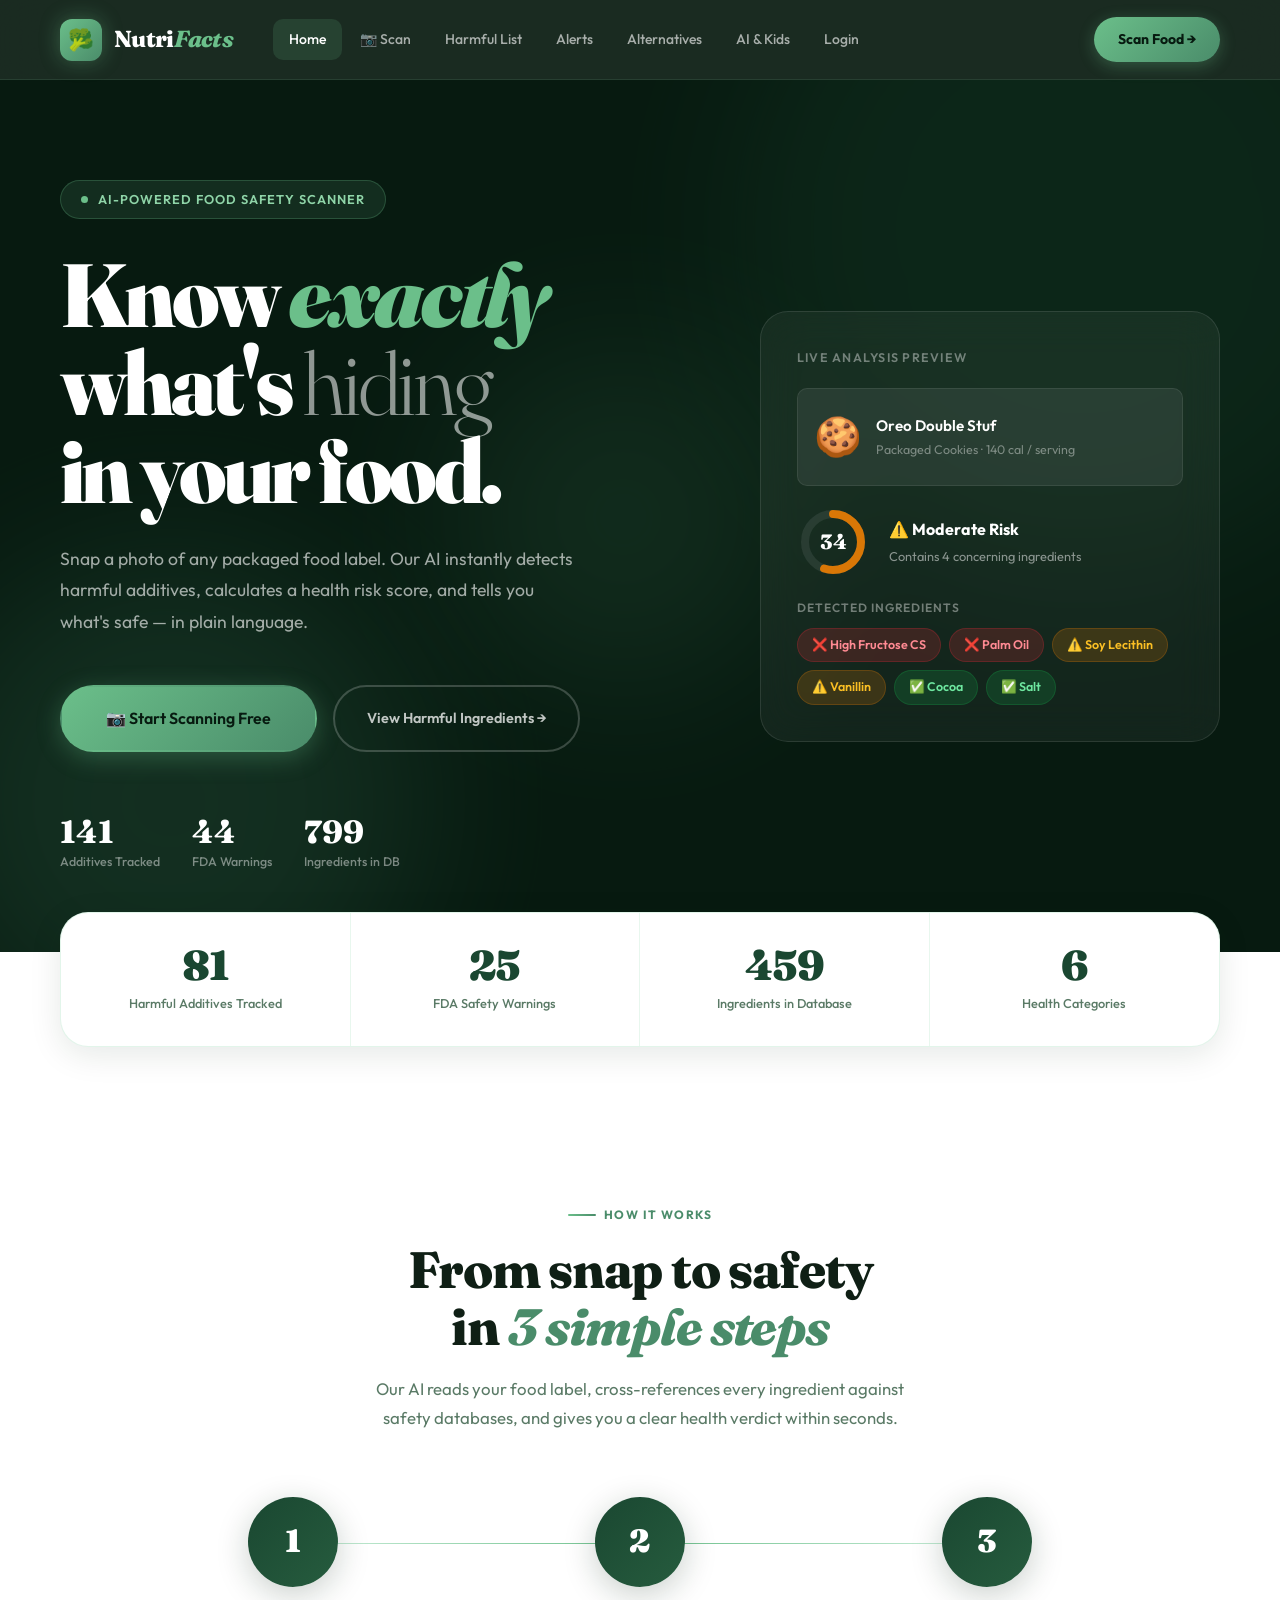
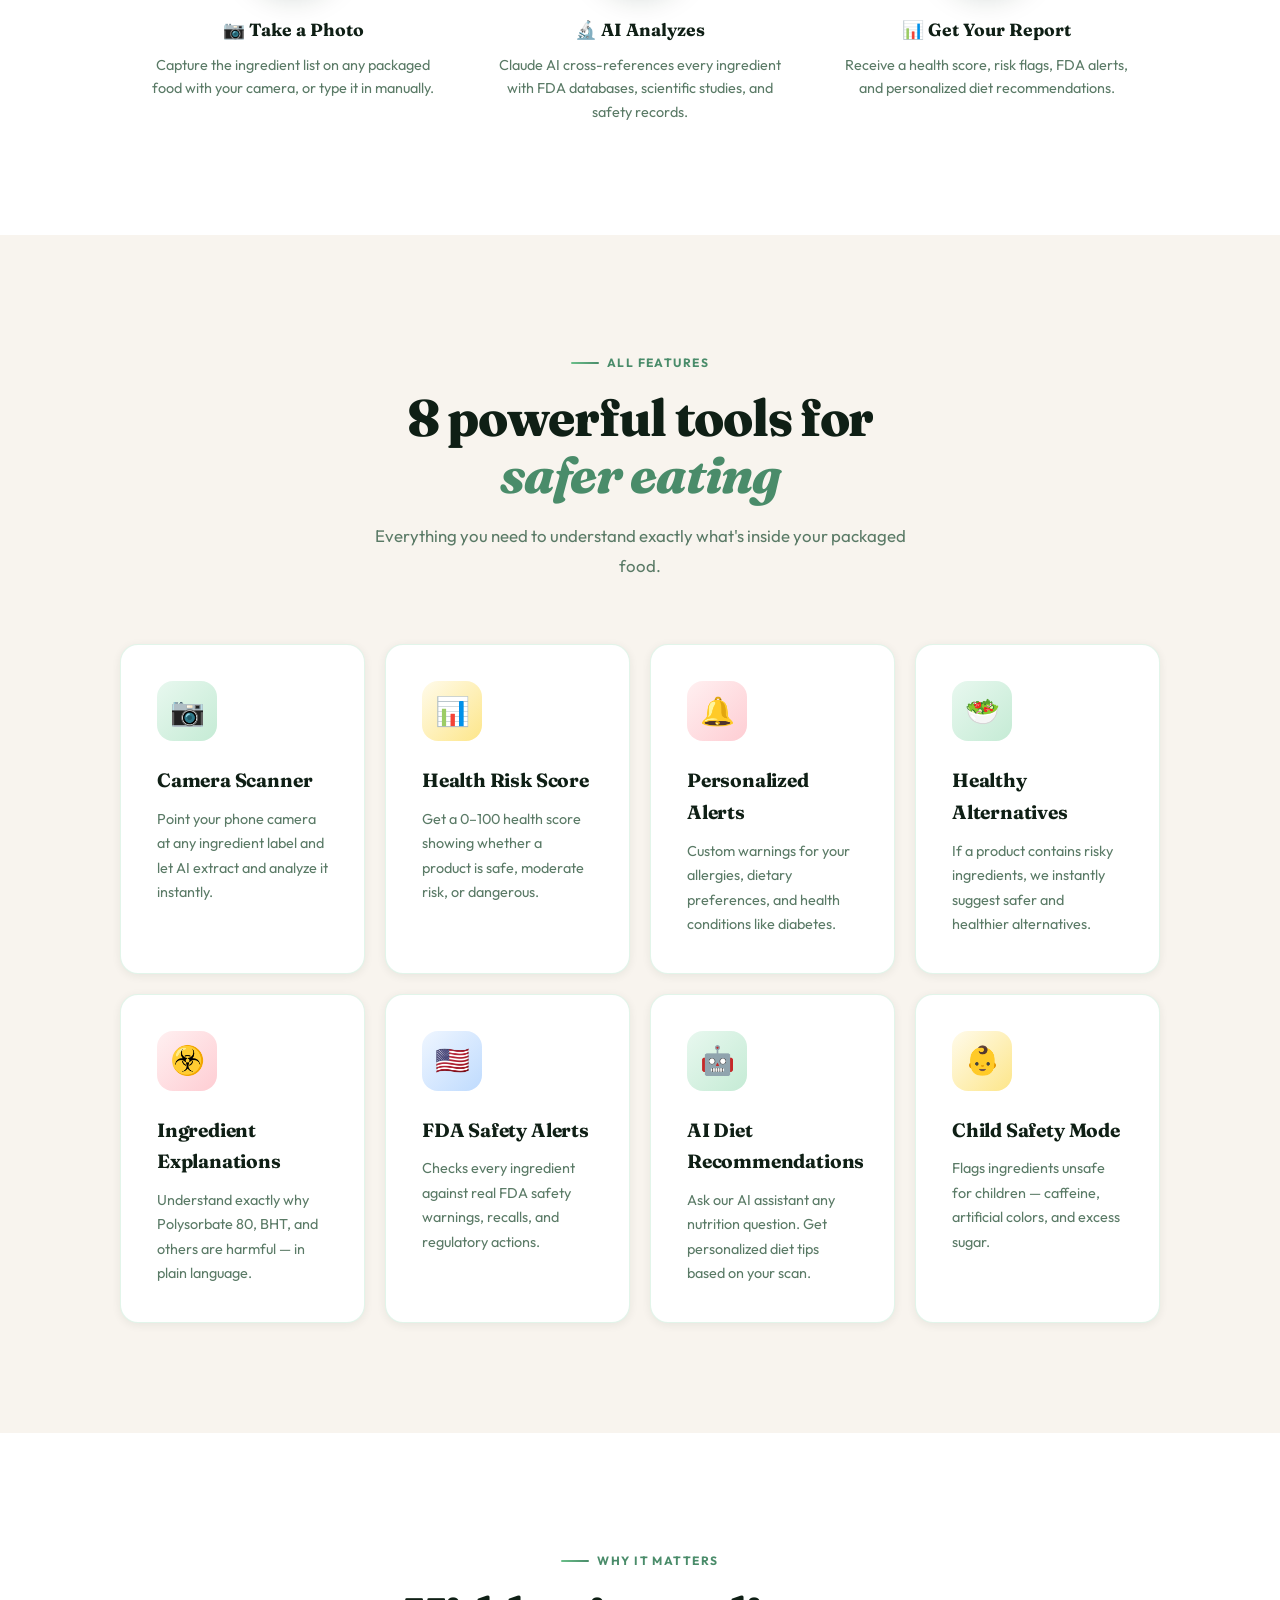
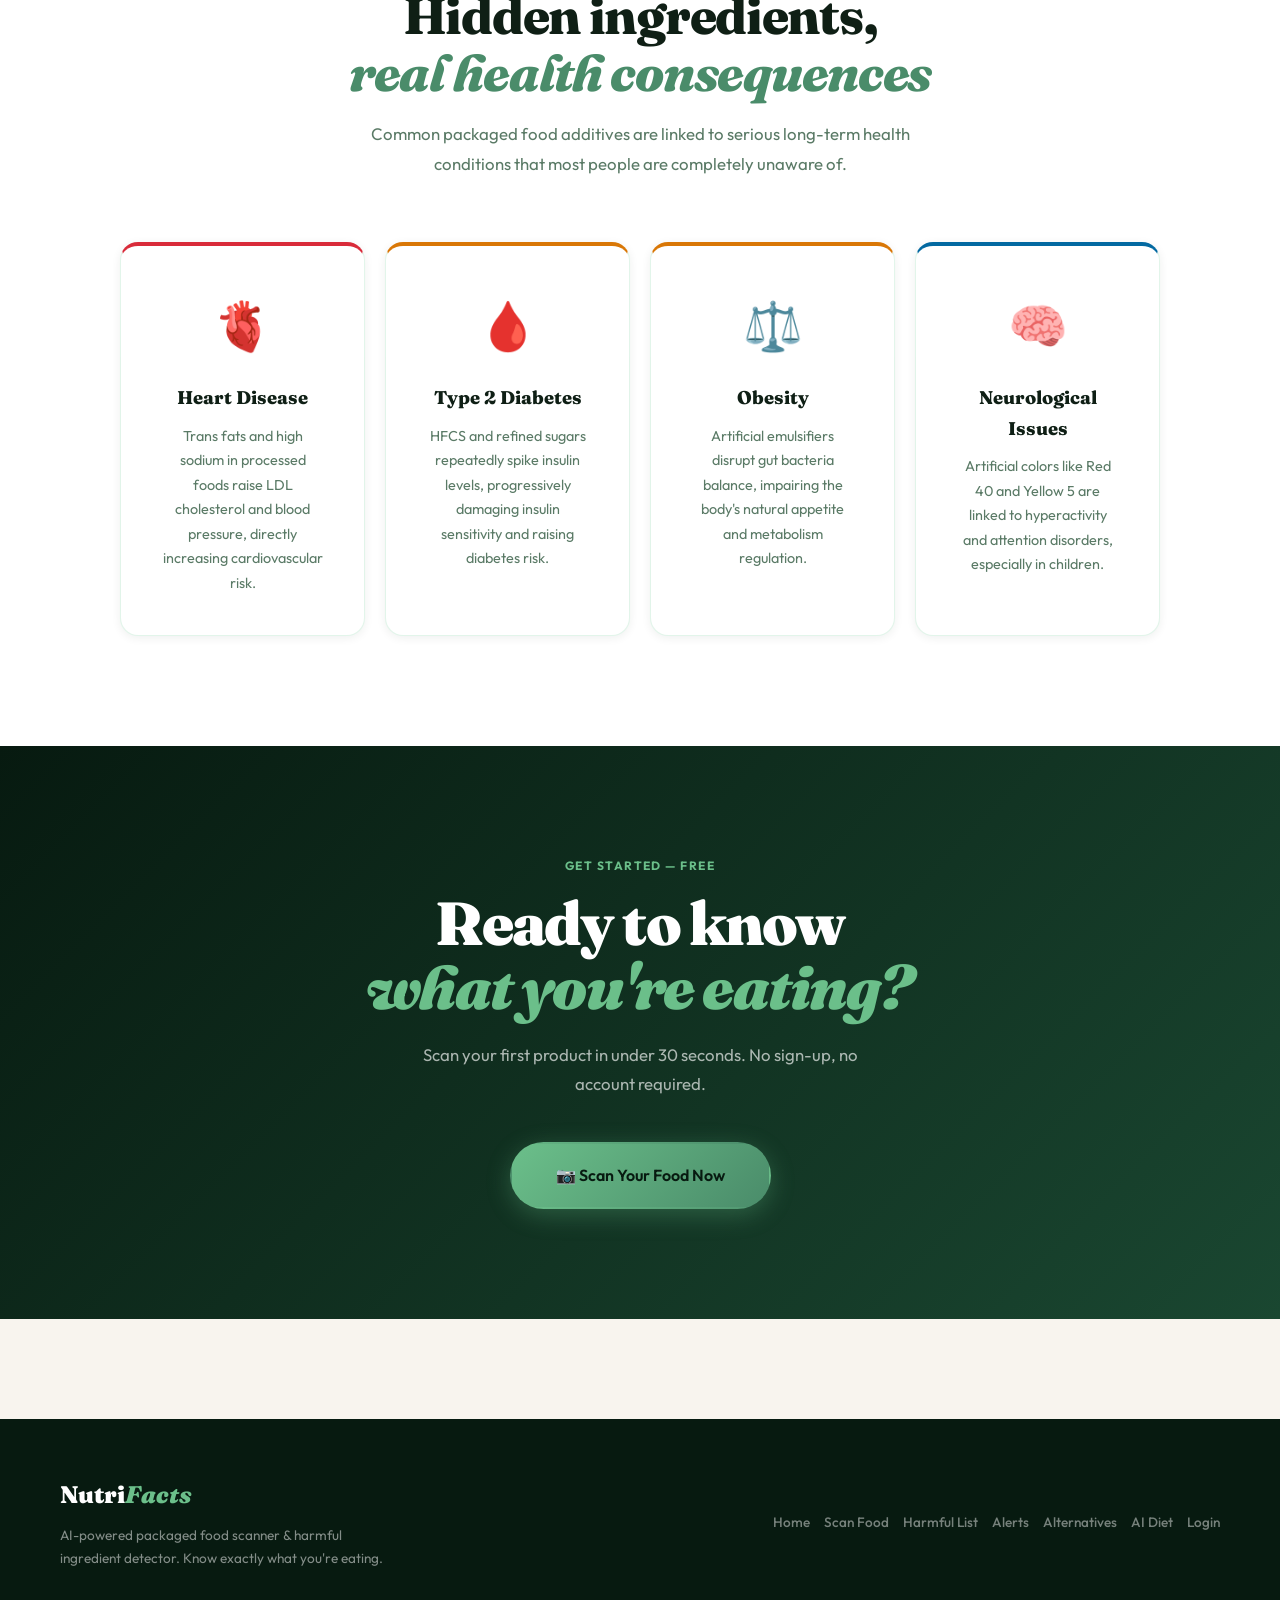
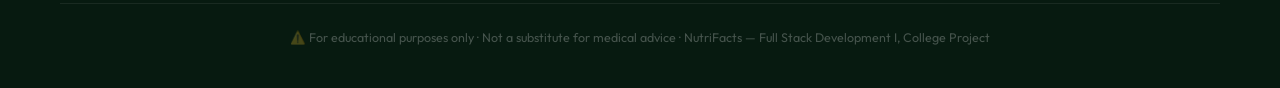
<file: index.html>
<!DOCTYPE html>
<html lang="en">
<head>
  <meta charset="UTF-8"/>
  <meta name="viewport" content="width=device-width, initial-scale=1.0"/>
  <title>NutriFacts — AI Food Label Analyzer</title>
  <link rel="stylesheet" href="css/style.css"/>
</head>
<body>
<div class="page-wrap">

  <!-- ═══ HERO ═══ -->
  <section class="hero">
    <div class="hero-bg-blobs">
      <div class="blob blob-1"></div>
      <div class="blob blob-2"></div>
      <div class="blob blob-3"></div>
    </div>
    <div class="hero-grid">
      <!-- Left copy -->
      <div>
        <div class="hero-eyebrow"><span class="dot"></span> AI-Powered Food Safety Scanner</div>
        <h1>
          Know <span class="ital">exactly</span><br>
          what's <span class="thin">hiding</span><br>
          in your food.
        </h1>
        <p class="hero-desc">
          Snap a photo of any packaged food label. Our AI instantly detects harmful additives, calculates a health risk score, and tells you what's safe — in plain language.
        </p>
        <div class="hero-actions">
          <a href="scan.html" class="btn btn-primary btn-lg">📷 Start Scanning Free</a>
          <a href="harmful-list.html" class="btn btn-ghost">View Harmful Ingredients →</a>
        </div>
        <div class="hero-stats">
          <div class="hero-stat"><div class="num" id="hs1">0</div><div class="lbl">Additives Tracked</div></div>
          <div class="hero-stat"><div class="num" id="hs2">0</div><div class="lbl">FDA Warnings</div></div>
          <div class="hero-stat"><div class="num" id="hs3">0</div><div class="lbl">Ingredients in DB</div></div>
        </div>
      </div>

      <!-- Right preview card -->
      <div class="hero-card">
        <div class="hcard-label">Live Analysis Preview</div>
        <div class="hcard-product">
          <span class="p-icon">🍪</span>
          <div>
            <div class="p-name">Oreo Double Stuf</div>
            <div class="p-sub">Packaged Cookies · 140 cal / serving</div>
          </div>
        </div>
        <div class="hcard-score">
          <div class="mini-ring">
            <svg viewBox="0 0 72 72" width="72" height="72">
              <circle cx="36" cy="36" r="28" fill="none" stroke="rgba(255,255,255,.08)" stroke-width="8"/>
              <circle cx="36" cy="36" r="28" fill="none" stroke="#d97706" stroke-width="8"
                stroke-linecap="round" stroke-dasharray="175.9" stroke-dashoffset="79" />
            </svg>
            <div class="ring-num">34</div>
          </div>
          <div class="hcard-score-text">
            <div class="score-title">⚠️ Moderate Risk</div>
            <div class="score-sub">Contains 4 concerning ingredients</div>
          </div>
        </div>
        <div style="color:rgba(255,255,255,.4);font-size:0.75rem;font-weight:600;letter-spacing:.08em;text-transform:uppercase;margin-bottom:10px;">Detected Ingredients</div>
        <div class="hcard-ings">
          <span class="hcard-ing bad">❌ High Fructose CS</span>
          <span class="hcard-ing bad">❌ Palm Oil</span>
          <span class="hcard-ing warn">⚠️ Soy Lecithin</span>
          <span class="hcard-ing warn">⚠️ Vanillin</span>
          <span class="hcard-ing ok">✅ Cocoa</span>
          <span class="hcard-ing ok">✅ Salt</span>
        </div>
      </div>
    </div>
  </section>

  <!-- ═══ STATS ═══ -->
  <section style="background:var(--surface);padding:0 clamp(20px,5vw,60px);">
    <div style="max-width:1160px;margin:0 auto;transform:translateY(-40px);">
      <div class="stats-strip">
        <div class="stat-cell"><div class="stat-num" id="s1">0</div><div class="stat-lbl">Harmful Additives Tracked</div></div>
        <div class="stat-cell"><div class="stat-num" id="s2">0</div><div class="stat-lbl">FDA Safety Warnings</div></div>
        <div class="stat-cell"><div class="stat-num" id="s3">0</div><div class="stat-lbl">Ingredients in Database</div></div>
        <div class="stat-cell"><div class="stat-num" id="s4">0</div><div class="stat-lbl">Health Categories</div></div>
      </div>
    </div>
  </section>

  <!-- ═══ HOW IT WORKS ═══ -->
  <section class="section" style="background:var(--surface);">
    <div class="container">
      <div class="sec-header centered reveal">
        <div class="sec-eyebrow">How It Works</div>
        <h2>From snap to safety<br>in <em>3 simple steps</em></h2>
        <p>Our AI reads your food label, cross-references every ingredient against safety databases, and gives you a clear health verdict within seconds.</p>
      </div>
      <div class="steps-wrap stagger">
        <div class="step-item reveal">
          <div class="step-circle">1</div>
          <h3>📷 Take a Photo</h3>
          <p>Capture the ingredient list on any packaged food with your camera, or type it in manually.</p>
        </div>
        <div class="step-item reveal">
          <div class="step-circle">2</div>
          <h3>🔬 AI Analyzes</h3>
          <p>Claude AI cross-references every ingredient with FDA databases, scientific studies, and safety records.</p>
        </div>
        <div class="step-item reveal">
          <div class="step-circle">3</div>
          <h3>📊 Get Your Report</h3>
          <p>Receive a health score, risk flags, FDA alerts, and personalized diet recommendations.</p>
        </div>
      </div>
    </div>
  </section>

  <!-- ═══ FEATURES ═══ -->
  <section class="section" style="background:var(--bg);">
    <div class="container">
      <div class="sec-header centered reveal">
        <div class="sec-eyebrow">All Features</div>
        <h2>8 powerful tools for<br><em>safer eating</em></h2>
        <p>Everything you need to understand exactly what's inside your packaged food.</p>
      </div>
      <div class="cards-grid-4 stagger">
        <div class="feat-card reveal"><div class="feat-icon green">📷</div><h3>Camera Scanner</h3><p>Point your phone camera at any ingredient label and let AI extract and analyze it instantly.</p></div>
        <div class="feat-card reveal"><div class="feat-icon amber">📊</div><h3>Health Risk Score</h3><p>Get a 0–100 health score showing whether a product is safe, moderate risk, or dangerous.</p></div>
        <div class="feat-card reveal"><div class="feat-icon red">🔔</div><h3>Personalized Alerts</h3><p>Custom warnings for your allergies, dietary preferences, and health conditions like diabetes.</p></div>
        <div class="feat-card reveal"><div class="feat-icon green">🥗</div><h3>Healthy Alternatives</h3><p>If a product contains risky ingredients, we instantly suggest safer and healthier alternatives.</p></div>
        <div class="feat-card reveal"><div class="feat-icon red">☣️</div><h3>Ingredient Explanations</h3><p>Understand exactly why Polysorbate 80, BHT, and others are harmful — in plain language.</p></div>
        <div class="feat-card reveal"><div class="feat-icon blue">🇺🇸</div><h3>FDA Safety Alerts</h3><p>Checks every ingredient against real FDA safety warnings, recalls, and regulatory actions.</p></div>
        <div class="feat-card reveal"><div class="feat-icon green">🤖</div><h3>AI Diet Recommendations</h3><p>Ask our AI assistant any nutrition question. Get personalized diet tips based on your scan.</p></div>
        <div class="feat-card reveal"><div class="feat-icon amber">👶</div><h3>Child Safety Mode</h3><p>Flags ingredients unsafe for children — caffeine, artificial colors, and excess sugar.</p></div>
      </div>
    </div>
  </section>

  <!-- ═══ WHY IT MATTERS ═══ -->
  <section class="section" style="background:var(--surface);">
    <div class="container">
      <div class="sec-header centered reveal">
        <div class="sec-eyebrow">Why It Matters</div>
        <h2>Hidden ingredients,<br><em>real health consequences</em></h2>
        <p>Common packaged food additives are linked to serious long-term health conditions that most people are completely unaware of.</p>
      </div>
      <div class="cards-grid-4 stagger">
        <div class="card reveal" style="text-align:center;border-top:4px solid var(--danger);">
          <div style="font-size:3rem;margin-bottom:18px;">🫀</div>
          <h3 style="font-family:'Fraunces',serif;font-size:1.15rem;font-weight:800;color:var(--text-primary);margin-bottom:10px;">Heart Disease</h3>
          <p style="color:var(--text-muted);font-size:0.9rem;line-height:1.7;">Trans fats and high sodium in processed foods raise LDL cholesterol and blood pressure, directly increasing cardiovascular risk.</p>
        </div>
        <div class="card reveal" style="text-align:center;border-top:4px solid var(--warn);">
          <div style="font-size:3rem;margin-bottom:18px;">🩸</div>
          <h3 style="font-family:'Fraunces',serif;font-size:1.15rem;font-weight:800;color:var(--text-primary);margin-bottom:10px;">Type 2 Diabetes</h3>
          <p style="color:var(--text-muted);font-size:0.9rem;line-height:1.7;">HFCS and refined sugars repeatedly spike insulin levels, progressively damaging insulin sensitivity and raising diabetes risk.</p>
        </div>
        <div class="card reveal" style="text-align:center;border-top:4px solid var(--warn);">
          <div style="font-size:3rem;margin-bottom:18px;">⚖️</div>
          <h3 style="font-family:'Fraunces',serif;font-size:1.15rem;font-weight:800;color:var(--text-primary);margin-bottom:10px;">Obesity</h3>
          <p style="color:var(--text-muted);font-size:0.9rem;line-height:1.7;">Artificial emulsifiers disrupt gut bacteria balance, impairing the body's natural appetite and metabolism regulation.</p>
        </div>
        <div class="card reveal" style="text-align:center;border-top:4px solid var(--info);">
          <div style="font-size:3rem;margin-bottom:18px;">🧠</div>
          <h3 style="font-family:'Fraunces',serif;font-size:1.15rem;font-weight:800;color:var(--text-primary);margin-bottom:10px;">Neurological Issues</h3>
          <p style="color:var(--text-muted);font-size:0.9rem;line-height:1.7;">Artificial colors like Red 40 and Yellow 5 are linked to hyperactivity and attention disorders, especially in children.</p>
        </div>
      </div>
    </div>
  </section>

  <!-- ═══ CTA ═══ -->
  <section class="section reveal" style="background:linear-gradient(135deg,var(--forest-deep),var(--forest-mid));text-align:center;color:#fff;">
    <div class="container-sm">
      <div style="font-size:0.75rem;font-weight:700;letter-spacing:.12em;text-transform:uppercase;color:var(--mint);margin-bottom:16px;">Get Started — Free</div>
      <h2 style="font-family:'Fraunces',serif;font-size:clamp(2rem,5vw,3.8rem);font-weight:900;letter-spacing:-0.03em;line-height:1.05;margin-bottom:20px;">
        Ready to know<br><em style="color:var(--mint);">what you're eating?</em>
      </h2>
      <p style="color:rgba(255,255,255,.65);max-width:480px;margin:0 auto 44px;font-size:1.05rem;line-height:1.75;">
        Scan your first product in under 30 seconds. No sign-up, no account required.
      </p>
      <a href="scan.html" class="btn btn-primary btn-lg">📷 Scan Your Food Now</a>
    </div>
  </section>

</div>

<script src="js/main.js"></script>
<script>
  injectNavbar('index.html');
  injectFooter();

  // Stats counter
  const targets = { s1:150, s2:47, s3:850, s4:12, hs1:150, hs2:47, hs3:850 };
  const io = new IntersectionObserver((entries) => {
    entries.forEach(e => {
      if (e.isIntersecting) {
        const id = e.target.id;
        if (targets[id]) animateCount(e.target, targets[id]);
        io.unobserve(e.target);
      }
    });
  }, { threshold: 0.5 });
  Object.keys(targets).forEach(id => {
    const el = document.getElementById(id);
    if (el) io.observe(el);
  });
</script>
</body>
</html>
</file>
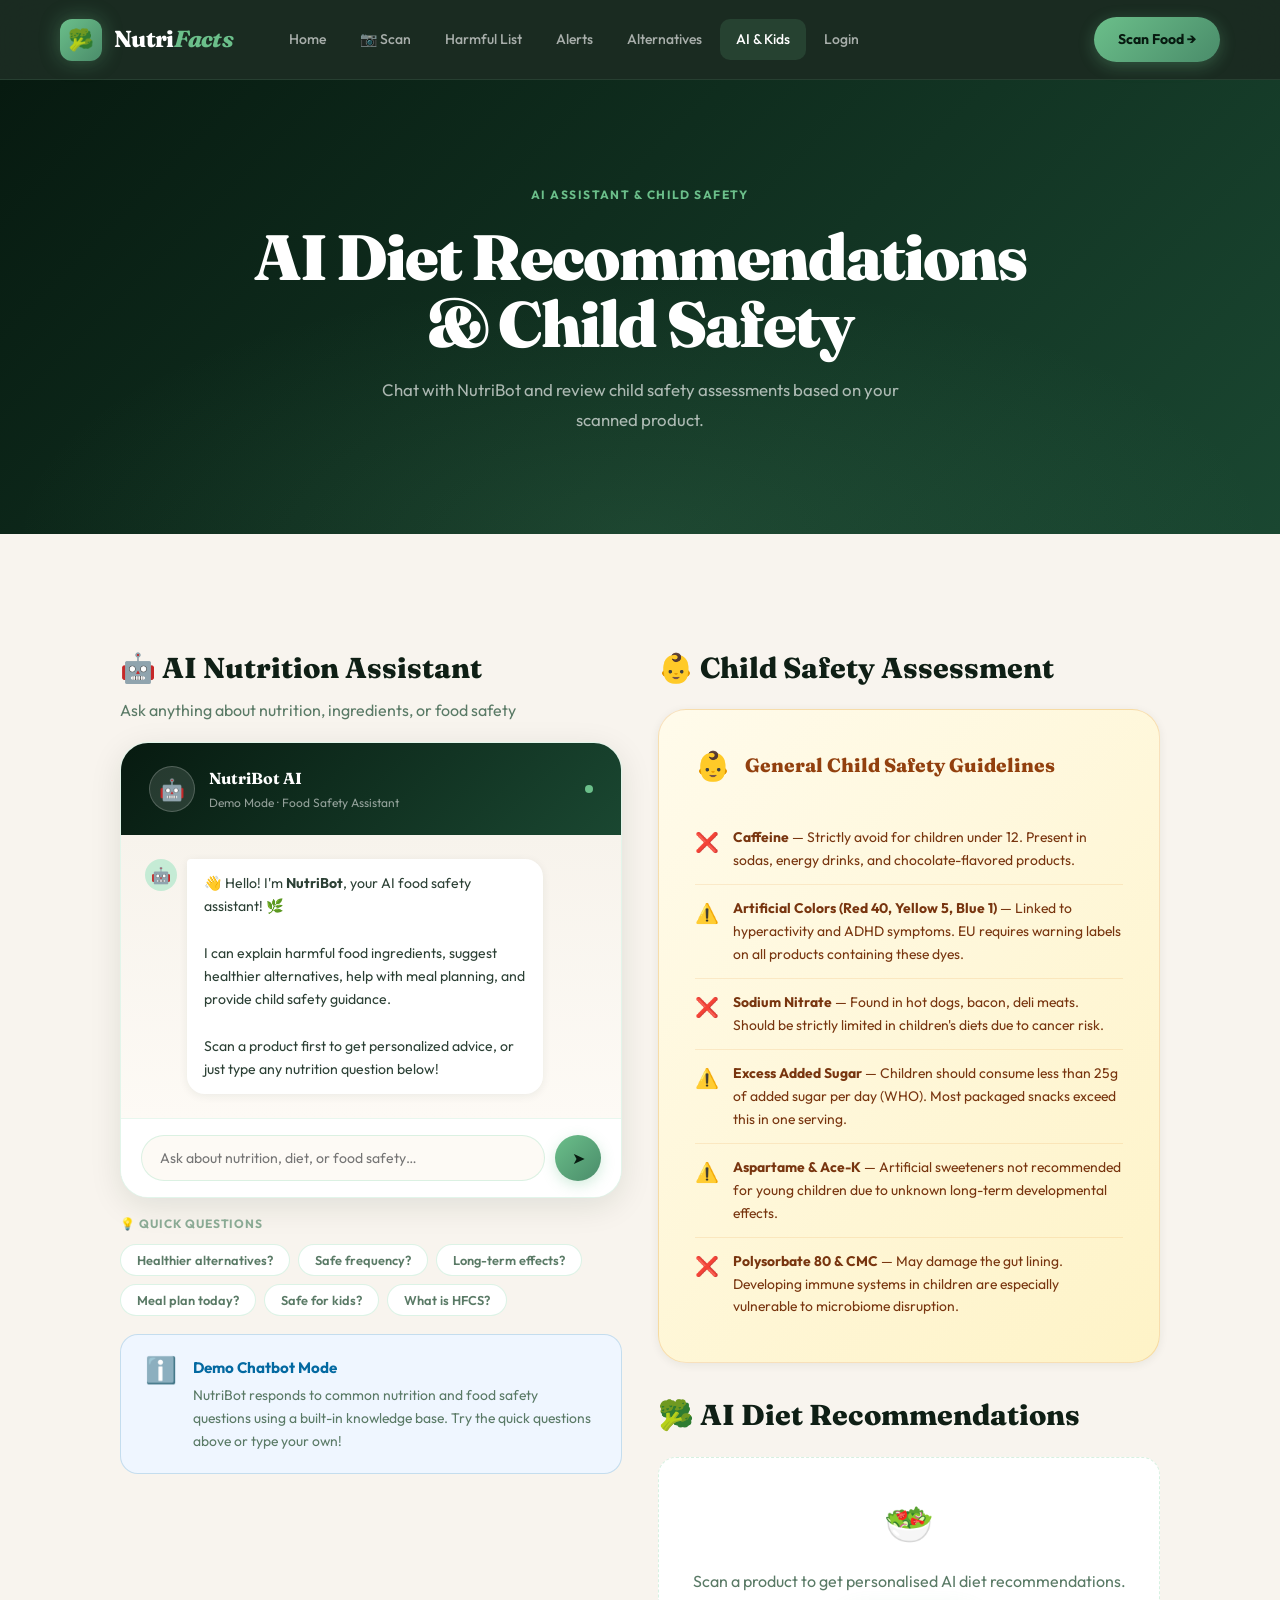
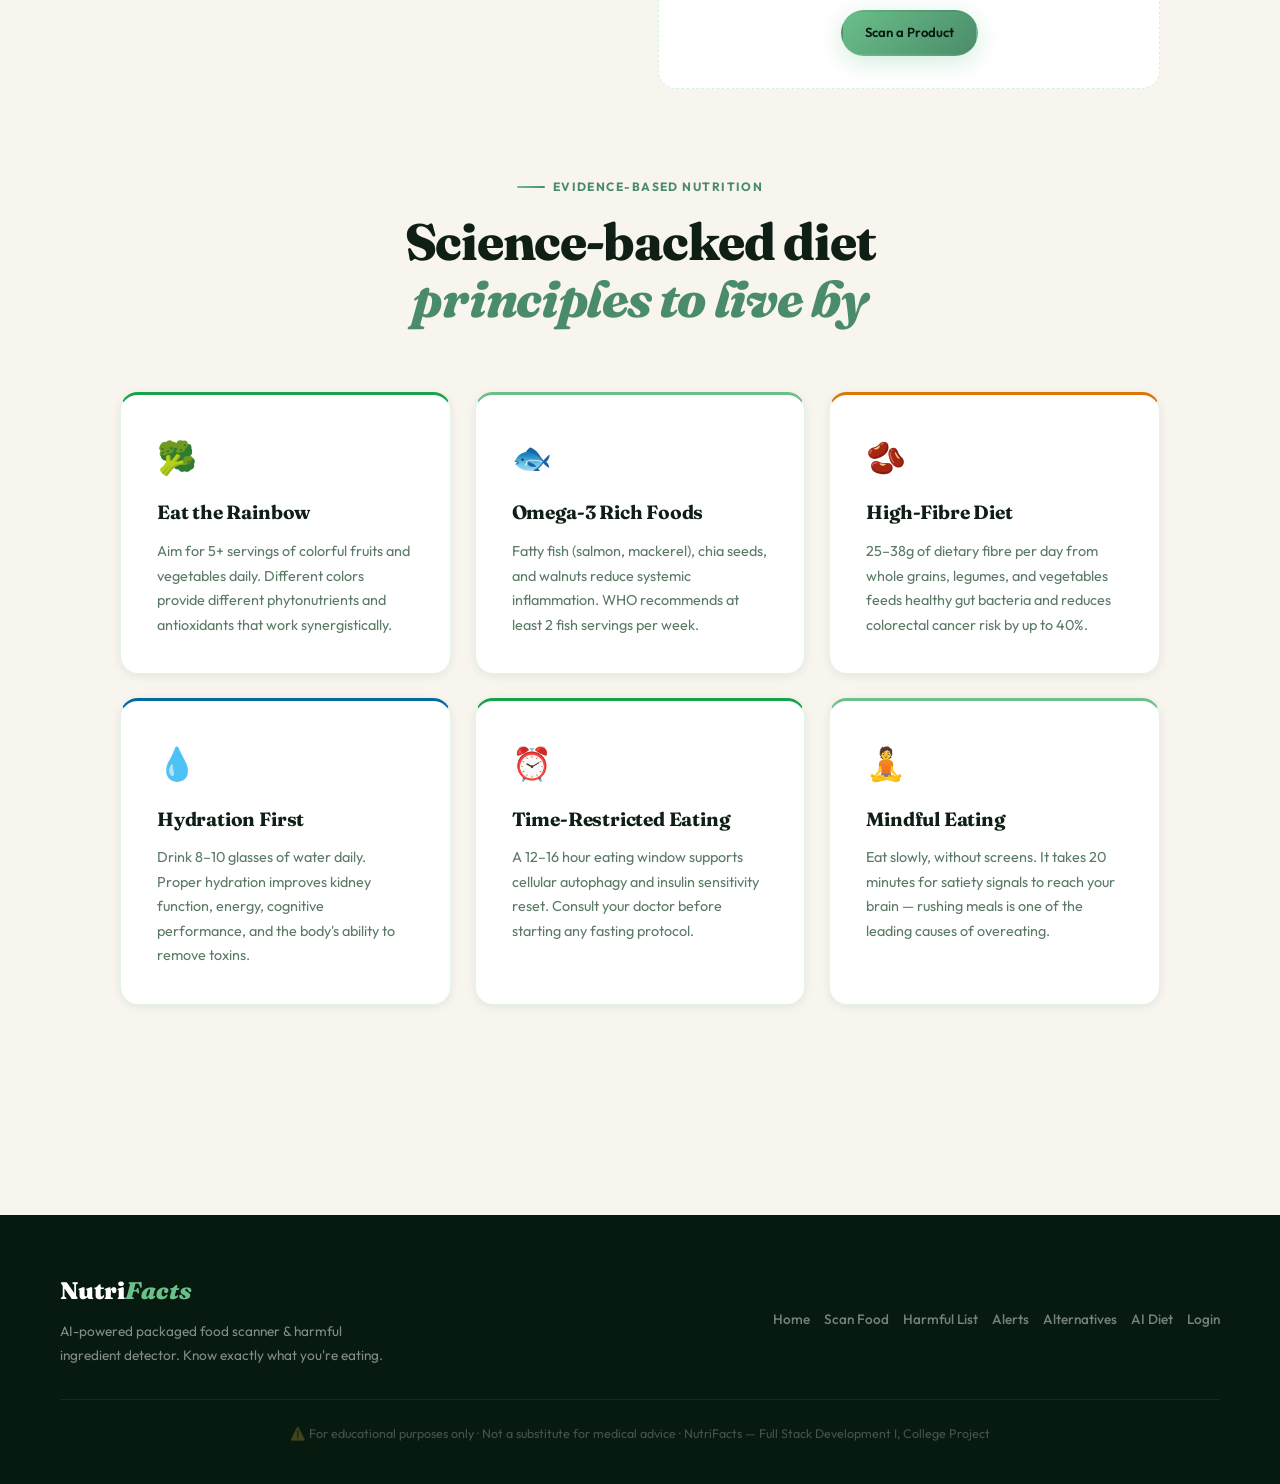
<file: ai-diet.html>
<!doctype html>
<html lang="en">
  <head>
    <meta charset="UTF-8" />
    <meta name="viewport" content="width=device-width, initial-scale=1.0" />
    <title>AI Diet & Child Safety – NutriFacts</title>
    <link rel="stylesheet" href="css/style.css" />
    <style>
      /* Typing animation dots */
      .typing-dots span {
        display: inline-block;
        width: 7px;
        height: 7px;
        border-radius: 50%;
        background: var(--text-faint);
        margin: 0 2px;
        animation: dotBounce 1.2s ease-in-out infinite;
      }
      .typing-dots span:nth-child(2) {
        animation-delay: 0.2s;
      }
      .typing-dots span:nth-child(3) {
        animation-delay: 0.4s;
      }
      @keyframes dotBounce {
        0%,
        60%,
        100% {
          transform: translateY(0);
          opacity: 0.5;
        }
        30% {
          transform: translateY(-8px);
          opacity: 1;
        }
      }
      /* Chat message fade-in */
      .msg-row {
        animation: msgAppear 0.3s ease both;
      }
      @keyframes msgAppear {
        from {
          opacity: 0;
          transform: translateY(10px);
        }
        to {
          opacity: 1;
          transform: translateY(0);
        }
      }
      /* Send button active state */
      .chat-send-btn:active {
        transform: scale(0.92);
      }
      /* Input disabled state */
      .chat-footer input:disabled {
        opacity: 0.6;
        cursor: not-allowed;
      }
    </style>
  </head>
  <body>
    <div class="page-wrap">
      <div class="page-banner">
        <div class="eyebrow">AI Assistant &amp; Child Safety</div>
        <h1>AI Diet Recommendations<br />&amp; Child Safety</h1>
        <p>
          Chat with NutriBot and review child safety assessments based on your
          scanned product.
        </p>
      </div>

      <section class="section">
        <div class="container">
          <div
            style="
              display: grid;
              grid-template-columns: 1fr 1fr;
              gap: 36px;
              align-items: start;
            "
          >
            <!-- ═══ LEFT: AI CHAT ═══ -->
            <div>
              <div style="margin-bottom: 18px">
                <h2
                  style="
                    font-family: &quot;Fraunces&quot;, serif;
                    font-size: 1.8rem;
                    font-weight: 800;
                    color: var(--text-primary);
                  "
                >
                  🤖 AI Nutrition Assistant
                </h2>
                <p style="color: var(--text-muted); margin-top: 6px">
                  Ask anything about nutrition, ingredients, or food safety
                </p>
              </div>

              <!-- Product context bar -->
              <div
                id="ctx-bar"
                style="
                  display: none;
                  background: var(--cream);
                  border-radius: var(--r-sm);
                  padding: 12px 18px;
                  margin-bottom: 18px;
                  border: 1px solid var(--foam);
                  align-items: center;
                  gap: 10px;
                  flex-wrap: wrap;
                "
              >
                <span
                  style="
                    font-size: 0.78rem;
                    color: var(--text-muted);
                    font-weight: 600;
                  "
                  >Last scanned:</span
                >
                <span
                  id="ctx-name"
                  style="
                    font-family: &quot;Fraunces&quot;, serif;
                    font-weight: 700;
                    color: var(--text-primary);
                    font-size: 0.9rem;
                  "
                ></span>
                <span id="ctx-badge" style="margin-left: 4px"></span>
              </div>

              <!-- Chat Box -->
              <div class="chat-box">
                <div class="chat-top">
                  <div class="chat-avatar">🤖</div>
                  <div>
                    <div class="chat-top-name">NutriBot AI</div>
                    <div class="chat-top-sub">
                      Demo Mode · Food Safety Assistant
                    </div>
                  </div>
                  <div class="online-dot"></div>
                </div>

                <div class="chat-msgs" id="chat-msgs">
                  <!-- Initial greeting injected by JS -->
                </div>

                <div class="chat-footer">
                  <input
                    type="text"
                    id="chat-input"
                    placeholder="Ask about nutrition, diet, or food safety…"
                    onkeypress="
                      if (event.key === 'Enter' && !event.repeat) sendMsg();
                    "
                  />
                  <button
                    class="chat-send-btn"
                    onclick="sendMsg()"
                    id="send-btn"
                  >
                    ➤
                  </button>
                </div>
              </div>

              <!-- Quick Prompt Chips -->
              <div style="margin-top: 16px">
                <div
                  style="
                    font-size: 0.75rem;
                    font-weight: 700;
                    color: var(--text-faint);
                    letter-spacing: 0.08em;
                    text-transform: uppercase;
                    margin-bottom: 10px;
                  "
                >
                  💡 Quick Questions
                </div>
                <div class="chip-row">
                  <button
                    class="chip"
                    onclick="
                      quickAsk(
                        'What are healthier alternatives to this product?',
                      )
                    "
                  >
                    Healthier alternatives?
                  </button>
                  <button
                    class="chip"
                    onclick="
                      quickAsk('How often can I safely eat this per week?')
                    "
                  >
                    Safe frequency?
                  </button>
                  <button
                    class="chip"
                    onclick="
                      quickAsk(
                        'What are the long-term health effects of these ingredients?',
                      )
                    "
                  >
                    Long-term effects?
                  </button>
                  <button
                    class="chip"
                    onclick="quickAsk('Give me a healthy meal plan for today')"
                  >
                    Meal plan today?
                  </button>
                  <button
                    class="chip"
                    onclick="quickAsk('Is this product safe for children?')"
                  >
                    Safe for kids?
                  </button>
                  <button
                    class="chip"
                    onclick="quickAsk('What is High Fructose Corn Syrup?')"
                  >
                    What is HFCS?
                  </button>
                </div>
              </div>

              <!-- Demo note -->
              <div class="alert-bar info" style="margin-top: 18px">
                <div class="alert-icon">ℹ️</div>
                <div>
                  <div class="alert-title">Demo Chatbot Mode</div>
                  <div class="alert-desc">
                    NutriBot responds to common nutrition and food safety
                    questions using a built-in knowledge base. Try the quick
                    questions above or type your own!
                  </div>
                </div>
              </div>
            </div>

            <!-- ═══ RIGHT: Child Safety + Diet Recs ═══ -->
            <div style="display: flex; flex-direction: column; gap: 28px">
              <!-- Child safety from last scan -->
              <div>
                <h2
                  style="
                    font-family: &quot;Fraunces&quot;, serif;
                    font-size: 1.8rem;
                    font-weight: 800;
                    color: var(--text-primary);
                    margin-bottom: 18px;
                  "
                >
                  👶 Child Safety Assessment
                </h2>
                <div
                  id="cs-scan"
                  style="display: none; margin-bottom: 20px"
                ></div>

                <!-- General child safety card -->
                <div class="cs-card">
                  <div class="cs-card-head">
                    <span style="font-size: 1.8rem">👶</span>
                    <h3>General Child Safety Guidelines</h3>
                  </div>
                  <div class="cs-item">
                    <div class="cs-item-icon">❌</div>
                    <div class="cs-item-text">
                      <strong>Caffeine</strong> — Strictly avoid for children
                      under 12. Present in sodas, energy drinks, and
                      chocolate-flavored products.
                    </div>
                  </div>
                  <div class="cs-item">
                    <div class="cs-item-icon">⚠️</div>
                    <div class="cs-item-text">
                      <strong
                        >Artificial Colors (Red 40, Yellow 5, Blue 1)</strong
                      >
                      — Linked to hyperactivity and ADHD symptoms. EU requires
                      warning labels on all products containing these dyes.
                    </div>
                  </div>
                  <div class="cs-item">
                    <div class="cs-item-icon">❌</div>
                    <div class="cs-item-text">
                      <strong>Sodium Nitrate</strong> — Found in hot dogs,
                      bacon, deli meats. Should be strictly limited in
                      children's diets due to cancer risk.
                    </div>
                  </div>
                  <div class="cs-item">
                    <div class="cs-item-icon">⚠️</div>
                    <div class="cs-item-text">
                      <strong>Excess Added Sugar</strong> — Children should
                      consume less than 25g of added sugar per day (WHO). Most
                      packaged snacks exceed this in one serving.
                    </div>
                  </div>
                  <div class="cs-item">
                    <div class="cs-item-icon">⚠️</div>
                    <div class="cs-item-text">
                      <strong>Aspartame &amp; Ace-K</strong> — Artificial
                      sweeteners not recommended for young children due to
                      unknown long-term developmental effects.
                    </div>
                  </div>
                  <div class="cs-item">
                    <div class="cs-item-icon">❌</div>
                    <div class="cs-item-text">
                      <strong>Polysorbate 80 &amp; CMC</strong> — May damage the
                      gut lining. Developing immune systems in children are
                      especially vulnerable to microbiome disruption.
                    </div>
                  </div>
                </div>
              </div>

              <!-- Diet recommendations from scan -->
              <div>
                <h2
                  style="
                    font-family: &quot;Fraunces&quot;, serif;
                    font-size: 1.8rem;
                    font-weight: 800;
                    color: var(--text-primary);
                    margin-bottom: 18px;
                  "
                >
                  🥦 AI Diet Recommendations
                </h2>
                <div id="diet-recs">
                  <div
                    style="
                      background: var(--surface);
                      border-radius: var(--r-md);
                      padding: 32px;
                      text-align: center;
                      border: 1.5px dashed rgba(197, 235, 213, 0.7);
                    "
                  >
                    <div style="font-size: 2.5rem; margin-bottom: 12px">🥗</div>
                    <p style="color: var(--text-muted)">
                      Scan a product to get personalised AI diet
                      recommendations.
                    </p>
                    <a
                      href="scan.html"
                      class="btn btn-primary btn-sm"
                      style="margin-top: 16px"
                      >Scan a Product</a
                    >
                  </div>
                </div>
              </div>
            </div>
          </div>

          <!-- ═══ DIET PRINCIPLES ═══ -->
          <div style="margin-top: 80px">
            <div class="sec-header centered reveal">
              <div class="sec-eyebrow">Evidence-Based Nutrition</div>
              <h2>Science-backed diet<br /><em>principles to live by</em></h2>
            </div>
            <div class="cards-grid-3 stagger">
              <div
                class="feat-card reveal"
                style="border-top: 3px solid var(--safe)"
              >
                <div style="font-size: 2rem; margin-bottom: 14px">🥦</div>
                <h3>Eat the Rainbow</h3>
                <p>
                  Aim for 5+ servings of colorful fruits and vegetables daily.
                  Different colors provide different phytonutrients and
                  antioxidants that work synergistically.
                </p>
              </div>
              <div
                class="feat-card reveal"
                style="border-top: 3px solid var(--mint)"
              >
                <div style="font-size: 2rem; margin-bottom: 14px">🐟</div>
                <h3>Omega-3 Rich Foods</h3>
                <p>
                  Fatty fish (salmon, mackerel), chia seeds, and walnuts reduce
                  systemic inflammation. WHO recommends at least 2 fish servings
                  per week.
                </p>
              </div>
              <div
                class="feat-card reveal"
                style="border-top: 3px solid var(--warn)"
              >
                <div style="font-size: 2rem; margin-bottom: 14px">🫘</div>
                <h3>High-Fibre Diet</h3>
                <p>
                  25–38g of dietary fibre per day from whole grains, legumes,
                  and vegetables feeds healthy gut bacteria and reduces
                  colorectal cancer risk by up to 40%.
                </p>
              </div>
              <div
                class="feat-card reveal"
                style="border-top: 3px solid var(--info)"
              >
                <div style="font-size: 2rem; margin-bottom: 14px">💧</div>
                <h3>Hydration First</h3>
                <p>
                  Drink 8–10 glasses of water daily. Proper hydration improves
                  kidney function, energy, cognitive performance, and the body's
                  ability to remove toxins.
                </p>
              </div>
              <div
                class="feat-card reveal"
                style="border-top: 3px solid var(--safe)"
              >
                <div style="font-size: 2rem; margin-bottom: 14px">⏰</div>
                <h3>Time-Restricted Eating</h3>
                <p>
                  A 12–16 hour eating window supports cellular autophagy and
                  insulin sensitivity reset. Consult your doctor before starting
                  any fasting protocol.
                </p>
              </div>
              <div
                class="feat-card reveal"
                style="border-top: 3px solid var(--mint)"
              >
                <div style="font-size: 2rem; margin-bottom: 14px">🧘</div>
                <h3>Mindful Eating</h3>
                <p>
                  Eat slowly, without screens. It takes 20 minutes for satiety
                  signals to reach your brain — rushing meals is one of the
                  leading causes of overeating.
                </p>
              </div>
            </div>
          </div>
        </div>
      </section>
    </div>

    <script src="js/main.js"></script>
    <script>
      injectNavbar("ai-diet.html");
      injectFooter();

      /* ═══════════════════════════════════════════════
     DEMO CHATBOT — keyword-matching response engine
     No API key or internet connection required
     ═══════════════════════════════════════════════ */

      /* ── Demo response database ─────────────────── */
      var botResponses = [
        {
          keys: ["hfcs", "high fructose", "corn syrup", "fructose"],
          reply:
            "🍬 <strong>High Fructose Corn Syrup (HFCS)</strong> is a highly processed sweetener made from corn starch. Unlike regular sugar, HFCS is metabolised directly by the liver, which can lead to fat accumulation and insulin resistance over time.\n\n⚠️ Linked to: Obesity, Type 2 Diabetes, Non-alcoholic fatty liver disease, Metabolic syndrome.\n\n✅ <strong>Better alternative:</strong> Raw honey, pure maple syrup, or coconut sugar — all have lower glycaemic impact when used in moderation.",
        },
        {
          keys: ["palm oil", "palmolein", "palm"],
          reply:
            '🌴 <strong>Palm Oil</strong> is widely used because it is cheap and shelf-stable, but it has several concerns:\n\n• High in saturated fat — may raise LDL ("bad") cholesterol\n• Environmental impact: linked to deforestation\n• Refined versions may contain glycidyl esters, which are probable carcinogens\n\n✅ <strong>Better choice:</strong> Avocado oil, extra virgin olive oil, or cold-pressed coconut oil in moderation.',
        },
        {
          keys: [
            "polysorbate",
            "emulsifier",
            "cmc",
            "carboxymethyl",
            "carrageenan",
            "e433",
            "e466",
          ],
          reply:
            "🧪 <strong>Artificial Emulsifiers</strong> (like Polysorbate 80, CMC, Carrageenan) are used to blend oil and water in processed foods.\n\n🔬 Research concern: These emulsifiers can erode the protective mucus layer lining your intestines, promoting gut inflammation, gut dysbiosis, and increased risk of IBD (Crohn's disease, colitis).\n\n⚠️ Especially concerning for children and people with IBS.\n\n✅ <strong>Safer choice:</strong> Look for products using sunflower lecithin as emulsifier, or choose whole foods with natural fat structures.",
        },
        {
          keys: [
            "bha",
            "bht",
            "tbhq",
            "preservative",
            "preservatives",
            "sodium benzoate",
            "nitrate",
            "nitrite",
          ],
          reply:
            '🧬 <strong>Chemical Preservatives</strong> like BHA, BHT, and TBHQ are petroleum-derived antioxidants that prevent fat from going rancid in packaged foods.\n\n⚠️ Concerns:\n• BHA is classified as a "reasonably anticipated human carcinogen" by the National Toxicology Program\n• TBHQ in high doses causes liver enlargement and vision issues in animal studies\n• Sodium Nitrate (in cured meats) forms carcinogenic nitrosamines in the body\n\n✅ <strong>Better preservative to look for:</strong> "Mixed tocopherols" (natural Vitamin E) — works just as well with no health concerns.',
        },
        {
          keys: [
            "artificial color",
            "artificial colour",
            "red 40",
            "yellow 5",
            "food dye",
            "food color",
            "tartrazine",
            "allura",
          ],
          reply:
            '🎨 <strong>Artificial Food Colors</strong> (Red 40, Yellow 5/6, Blue 1) are synthetic dyes derived from petroleum.\n\n📚 The Southampton Study (2007) found that mixtures of artificial colors significantly increased hyperactivity in children — which led the EU to require warning labels on all products containing these dyes.\n\n⚠️ Also linked to: Allergic reactions, possible carcinogenicity (Yellow 6), behavioral issues.\n\n✅ <strong>Natural alternatives:</strong> Beet root (red), turmeric (yellow), spirulina (blue/green), butterfly pea flower (purple). Look for "naturally colored" products.',
        },
        {
          keys: [
            "sugar",
            "added sugar",
            "sucrose",
            "glucose",
            "dextrose",
            "maltose",
          ],
          reply:
            "🍬 <strong>Added Sugar</strong> is one of the most harmful ingredients in modern diets when consumed in excess.\n\n📊 WHO Guidelines:\n• Adults: Less than 25g (6 teaspoons) of added sugar per day\n• Children: Less than 12g (3 teaspoons) per day\n\n⚠️ Most packaged snacks exceed the daily child limit in just ONE serving!\n\nHigh sugar consumption leads to: Blood sugar spikes, insulin resistance, tooth decay, Type 2 diabetes, fatty liver disease, and obesity.\n\n✅ <strong>Best swaps:</strong> Whole fruits (natural sugar + fibre), dates, small amounts of raw honey or maple syrup.",
        },
        {
          keys: [
            "aspartame",
            "saccharin",
            "sucralose",
            "acesulfame",
            "artificial sweetener",
            "sweetener",
            "diet sugar",
            "splenda",
            "sweet n low",
          ],
          reply:
            '⚗️ <strong>Artificial Sweeteners</strong> — while calorie-free, they come with growing concerns:\n\n🔬 WHO/IARC 2023: Aspartame classified as <em>"possibly carcinogenic to humans"</em> (Group 2B)\n🦠 Research shows artificial sweeteners alter gut microbiome composition, potentially leading to glucose intolerance\n💊 Acesulfame K: Approved based on studies from the 1970s — considered outdated by modern researchers\n\n✅ <strong>Safer alternatives:</strong> Stevia (plant-derived), monk fruit extract — both zero-calorie and without the same concerns.',
        },
        {
          keys: ["msg", "monosodium glutamate", "glutamate"],
          reply:
            '🧂 <strong>Monosodium Glutamate (MSG)</strong> is a flavor enhancer that amplifies savory taste (umami).\n\n📋 FDA Status: Classified as "Generally Recognized As Safe" (GRAS)\n\n⚠️ Some individuals report "MSG Symptom Complex" — headaches, flushing, sweating — though clinical evidence is mixed and most people tolerate it well at normal food doses.\n\n🧠 Interesting fact: MSG is simply the sodium salt of glutamic acid, an amino acid naturally occurring in tomatoes, Parmesan cheese, and soy sauce.\n\nConclusion: For most people at normal dietary doses, MSG is safe. Those with sensitivity should simply limit intake.',
        },
        {
          keys: [
            "alternative",
            "alternatives",
            "healthier",
            "instead of",
            "replace",
            "substitute",
            "swap",
            "better option",
          ],
          reply:
            "🥗 <strong>Healthy Alternatives to Common Processed Snacks:</strong>\n\n🍪 Cookies → Homemade oat cookies, Medjool dates + nut butter\n🥔 Chips → Baked kale chips, roasted chickpeas, air-popped popcorn\n🥤 Sodas → Kombucha, sparkling water + lemon, coconut water\n🍫 Candy → Fresh berries, 85% dark chocolate, frozen banana ice cream\n🍞 White bread → 100% whole grain, sourdough, Ezekiel bread\n🥛 Flavored yogurt → Plain Greek yogurt + honey + real fruit\n\n💡 <strong>Golden Rule:</strong> Choose foods with fewer than 5 ingredients, where you can recognise and pronounce every single one.",
        },
        {
          keys: [
            "how often",
            "frequency",
            "how many times",
            "once a week",
            "safe to eat",
            "how much",
          ],
          reply:
            "📅 <strong>Safe Consumption Frequency Guidelines:</strong>\n\n✅ <strong>Daily (fine):</strong> Whole fruits, vegetables, legumes, whole grains, plain nuts, plain yogurt\n\n⚠️ <strong>2–3x per week (limit):</strong> Dark chocolate, occasional packaged snacks with moderate risk score\n\n❌ <strong>Rarely or avoid:</strong> Ultra-processed snacks (chips, cookies), processed meats, sugary drinks, energy drinks\n\n🎯 <strong>Rule of thumb:</strong> If a product has a NutriFacts score below 50, limit to once per week maximum. Below 30, avoid regular consumption entirely.",
        },
        {
          keys: [
            "long term",
            "long-term",
            "health effect",
            "health effects",
            "chronic",
            "disease",
            "cancer",
            "diabetes",
            "heart",
          ],
          reply:
            "⏳ <strong>Long-Term Effects of Ultra-Processed Food Consumption:</strong>\n\n🫀 <strong>Heart Disease:</strong> Trans fats raise LDL cholesterol and directly increase cardiovascular risk. Even small daily amounts compound over years.\n\n🩸 <strong>Type 2 Diabetes:</strong> Repeated blood sugar spikes from HFCS and refined sugars progressively damage insulin sensitivity over 10–15 years.\n\n🦠 <strong>Gut Dysbiosis:</strong> Artificial emulsifiers erode the intestinal mucus layer, disrupting the balance of gut bacteria — linked to IBD, autoimmune conditions, and even mental health.\n\n🧠 <strong>Cognitive Decline:</strong> Studies link ultra-processed food diets to increased risk of dementia and cognitive decline with age.\n\n📌 The WHO recommends limiting ultra-processed foods to less than 10% of your total diet.",
        },
        {
          keys: [
            "child",
            "children",
            "kids",
            "baby",
            "toddler",
            "infant",
            "safe for kids",
          ],
          reply:
            "👶 <strong>Child Food Safety Assessment:</strong>\n\n❌ <strong>Strictly Avoid for Children Under 12:</strong>\n• Caffeine (sodas, energy drinks, dark chocolate in large amounts)\n• Sodium Nitrate / Nitrite (hot dogs, bacon, deli meats)\n• Polysorbate 80 &amp; CMC emulsifiers (damages developing gut lining)\n\n⚠️ <strong>Severely Limit:</strong>\n• Added sugar: Max 12g/day for children (WHO)\n• Artificial colors (Red 40, Yellow 5): Linked to hyperactivity and ADHD\n• Aspartame &amp; Ace-K: Unknown long-term developmental effects\n\n✅ <strong>Best foods for children:</strong> Fresh fruits, vegetables, whole grains, legumes, plain dairy, eggs, and lean proteins.",
        },
        {
          keys: [
            "meal plan",
            "meal planning",
            "what to eat",
            "daily diet",
            "food for today",
            "diet plan",
            "eat today",
          ],
          reply:
            "🥗 <strong>Sample Healthy 1-Day Meal Plan:</strong>\n\n☀️ <strong>Breakfast (7–8am):</strong>\nOats with fresh berries + chia seeds + almond milk\n→ Rich in fibre, antioxidants, omega-3s\n\n🌤️ <strong>Mid-Morning Snack (10am):</strong>\nApple + a handful of almonds\n→ Natural sugar + healthy fat for sustained energy\n\n☀️ <strong>Lunch (1pm):</strong>\nBrown rice + grilled salmon + steamed broccoli + lemon\n→ Omega-3s, fibre, vitamins C &amp; K\n\n🌤️ <strong>Afternoon Snack (3:30pm):</strong>\nPlain Greek yogurt + honey + walnuts\n→ Probiotics, protein, healthy fats\n\n🌙 <strong>Dinner (7pm):</strong>\nLentil soup + whole grain bread + mixed salad with olive oil\n→ Plant protein, iron, complex carbs\n\n💧 <strong>Throughout the day:</strong> 8–10 glasses of water",
        },
        {
          keys: [
            "sodium",
            "salt",
            "high sodium",
            "blood pressure",
            "hypertension",
          ],
          reply:
            '🧂 <strong>Sodium & Blood Pressure:</strong>\n\nThe WHO recommends less than <strong>2,000mg of sodium per day</strong> for adults (about 1 teaspoon of salt).\n\n⚠️ Most packaged foods are dangerously high in sodium:\n• Instant noodles: 800–1500mg per serving\n• Canned soups: 600–900mg per serving\n• Potato chips: 150–200mg per serving\n\n🫀 High sodium intake increases blood pressure, which is the #1 risk factor for heart disease and stroke worldwide.\n\n✅ <strong>Lower sodium alternatives:</strong>\n• Season food with herbs, spices, lemon juice\n• Choose "low sodium" or "no added salt" versions\n• Cook at home — you control exactly how much salt goes in',
        },
        {
          keys: [
            "fibre",
            "fiber",
            "gut health",
            "gut bacteria",
            "microbiome",
            "probiotic",
            "prebiotic",
          ],
          reply:
            "🌿 <strong>Gut Health & Dietary Fibre:</strong>\n\n📊 You need <strong>25–38g of fibre per day</strong> (most people only get 15g).\n\n🦠 Fibre feeds your gut bacteria (prebiotics), which produce short-chain fatty acids that:\n• Protect the gut lining\n• Reduce inflammation throughout the body\n• Regulate appetite and blood sugar\n• Support immune function\n\n✅ <strong>Best fibre sources:</strong>\nLentils (8g/cup), Chickpeas (7g/cup), Chia seeds (10g/2tbsp), Oats (4g/cup), Broccoli (5g/cup), Avocado (10g each)\n\n⚠️ <strong>Avoid:</strong> Artificial emulsifiers (Polysorbate 80, CMC) — they actively damage the gut microbiome.",
        },
        {
          keys: [
            "vitamin",
            "vitamins",
            "mineral",
            "minerals",
            "nutrition",
            "nutrient",
            "nutrients",
          ],
          reply:
            "💊 <strong>Key Vitamins & Minerals to Focus On:</strong>\n\n🌞 <strong>Vitamin D:</strong> 80% of people are deficient. Found in fatty fish, egg yolks, fortified foods. Critical for immunity and bone health.\n\n🩸 <strong>Iron:</strong> Essential for energy and oxygen transport. Best absorbed from red meat + Vitamin C. Spinach iron is poorly absorbed without Vitamin C.\n\n🧠 <strong>Omega-3 (DHA/EPA):</strong> Brain and heart health. Found in fatty fish, algae, walnuts, flaxseed.\n\n🦴 <strong>Calcium + Magnesium:</strong> Bone health, muscle function, sleep quality. Found in dairy, leafy greens, nuts, seeds.\n\n⚡ <strong>Vitamin B12:</strong> Critical for nerve function — only found naturally in animal products. Vegans must supplement.",
        },
        {
          keys: [
            "weight",
            "lose weight",
            "weight loss",
            "fat",
            "obesity",
            "overweight",
            "diet to lose",
          ],
          reply:
            '⚖️ <strong>Evidence-Based Weight Management Tips:</strong>\n\n✅ <strong>What actually works:</strong>\n1. Eat whole foods — high volume, lower calorie density\n2. Prioritise protein (keeps you full): eggs, legumes, lean meat, Greek yogurt\n3. Reduce ultra-processed food (they are engineered to make you overeat)\n4. Eat slowly — it takes 20 minutes for your brain to register fullness\n5. Sleep 7–9 hours — poor sleep raises hunger hormones by 25%\n6. Walk 8,000–10,000 steps daily\n\n❌ <strong>What does NOT work long-term:</strong>\nExtreme calorie restriction, skipping meals, "detox" teas, diet pills\n\n📌 The best diet for weight loss is the one you can actually maintain. Focus on sustainable habits over quick fixes.',
        },
        {
          keys: [
            "fda",
            "banned",
            "regulation",
            "approved",
            "safe",
            "gras",
            "government",
          ],
          reply:
            '🇺🇸 <strong>Recent FDA Safety Actions on Food Ingredients:</strong>\n\n❌ <strong>BANNED:</strong>\n• Trans Fats (Partially Hydrogenated Oils) — 2018 — heart disease risk\n• Red Dye No. 3 (Erythrosine) — January 2025 — thyroid tumor risk\n\n⚠️ <strong>REVOKED/RESTRICTED:</strong>\n• Brominated Vegetable Oil (BVO) — 2024 — accumulates in body tissues\n• Potassium Bromate — banned in EU/Canada, still permitted in USA\n\n🔍 <strong>Under Review:</strong>\n• Titanium Dioxide (E171) — banned in EU since 2022, still in use in USA\n• Caramel Color IV — contains 4-MEI, a probable carcinogen\n\n💡 <strong>Note:</strong> FDA "GRAS" (Generally Recognized As Safe) status is often based on old research from the 1950s–1970s and may not reflect current science.',
        },
        {
          keys: [
            "hello",
            "hi",
            "hey",
            "greetings",
            "good morning",
            "good evening",
            "good afternoon",
            "namaste",
          ],
          reply:
            "👋 Hello! I'm <strong>NutriBot</strong>, your AI food safety and nutrition assistant! 🌿\n\nI can help you with:\n\n📋 Explaining harmful food ingredients (HFCS, BHT, Polysorbate 80…)\n🥗 Healthy food alternatives and swaps\n👶 Child food safety guidance\n📅 Meal planning and diet tips\n🇺🇸 FDA safety information and bans\n⏳ Long-term health effects of food additives\n\nJust type your question or click one of the quick question buttons above! What would you like to know? 😊",
        },
        {
          keys: [
            "thank",
            "thanks",
            "thank you",
            "helpful",
            "great",
            "good",
            "awesome",
            "nice",
          ],
          reply:
            "😊 You're very welcome! I'm glad I could help.\n\nRemember — small, consistent changes in what you eat add up to huge health improvements over time. You don't need to eat perfectly every day; just aim to make slightly better choices than yesterday.\n\n🌿 <strong>Quick reminder:</strong> Check the Harmful Ingredients page for a full database, and use the Scanner to analyze any packaged food on the go!\n\nAnything else you'd like to know about food safety or nutrition?",
        },
      ];

      /* ── Default fallback responses ─────────────── */
      var fallbackReplies = [
        "🤔 Great question! I don't have a specific answer for that in my demo knowledge base, but here's a general tip:\n\nAlways check the ingredients list before buying any packaged food. The most important rule: if you can't recognise and pronounce most of the ingredients, the product is likely too processed.\n\n💡 Try asking me about: HFCS, emulsifiers, artificial colors, preservatives, MSG, or child safety.",
        "🌿 I'm not sure about that specific topic in demo mode, but I can tell you this:\n\nThe WHO recommends that ultra-processed foods make up less than 10% of your daily diet. The less processing, the better!\n\n💡 You can also check our <strong>Harmful Ingredient Database</strong> for detailed information on specific additives.",
        "🥗 That's a bit outside my demo knowledge, but here's some universal food wisdom:\n\nChoose foods with fewer than 5 ingredients, all of which you can recognise. Shop the perimeter of the supermarket where fresh foods live. And cook at home as often as possible — you control everything that goes in.\n\n💡 Try asking me about: meal planning, long-term health effects, or healthy food alternatives!",
      ];
      var fallbackIdx = 0;

      /* ── Chat state ─────────────────────────────── */
      var lastScannedProduct = null;
      var chatHistory = [];
      var esc = escapeHTML;

      /* ── Load scan result ───────────────────────── */
      var r = loadResult();
      if (r) {
        lastScannedProduct = r;
        var ctxBar = document.getElementById("ctx-bar");
        ctxBar.style.display = "flex";
        document.getElementById("ctx-name").textContent =
          r.productName || "Scanned Product";
        document.getElementById("ctx-badge").innerHTML =
          '<span class="badge ' +
          scoreBadgeClass(r.healthScore) +
          '">' +
          scoreLabel(r.healthScore) +
          "</span>";

        /* Diet recommendations */
        if (r.dietRecommendations && r.dietRecommendations.length > 0) {
          var dietHTML = "";
          var dietIcons = ["🥗", "🌿", "💡", "🍎", "🏃"];
          for (var d = 0; d < r.dietRecommendations.length; d++) {
            dietHTML +=
              '<div class="alert-bar safe" style="margin-bottom:10px;">' +
              '<div class="alert-icon">' +
              dietIcons[d % 5] +
              "</div>" +
              '<div><div class="alert-desc" style="color:var(--text-body);">' +
              esc(r.dietRecommendations[d]) +
              "</div></div>" +
              "</div>";
          }
          document.getElementById("diet-recs").innerHTML = dietHTML;
        }

        /* Child safety */
        if (r.childSafety) {
          var cs = r.childSafety;
          var csIcons = { safe: "✅", caution: "⚠️", unsafe: "❌" };
          var csColors = {
            safe: "#166534",
            caution: "#92400e",
            unsafe: "var(--danger)",
          };
          var csCardStyle = {
            safe: "background:var(--safe-bg);border-color:rgba(22,163,74,.25)",
            caution: "background:#fffbeb;border-color:rgba(217,119,6,.25)",
            unsafe:
              "background:var(--danger-bg);border-color:rgba(217,43,58,.25)",
          };
          var st =
            ["safe", "caution", "unsafe"].indexOf(cs.status) !== -1
              ? cs.status
              : "caution";
          document.getElementById("cs-scan").style.display = "block";
          document.getElementById("cs-scan").innerHTML =
            '<div class="cs-card" style="' +
            (csCardStyle[st] || csCardStyle.caution) +
            '">' +
            '<div class="cs-card-head">' +
            '<span style="font-size:1.8rem;">' +
            (csIcons[st] || "⚠️") +
            "</span>" +
            "<div>" +
            '<h3 style="color:' +
            (csColors[st] || "#92400e") +
            ';">For ' +
            esc(r.productName || "Scanned Product") +
            "</h3>" +
            '<p style="font-size:0.8rem;color:var(--text-muted);margin-top:2px;">Based on AI ingredient analysis</p>' +
            "</div>" +
            "</div>" +
            '<div class="cs-item">' +
            '<div class="cs-item-icon">' +
            (csIcons[st] || "⚠️") +
            "</div>" +
            '<div class="cs-item-text"><strong style="color:' +
            (csColors[st] || "#92400e") +
            '">Status: ' +
            esc(st.toUpperCase()) +
            "</strong> — " +
            esc(cs.reason || "") +
            "</div>" +
            "</div>" +
            (cs.ageWarning
              ? '<div class="cs-item"><div class="cs-item-icon">📋</div><div class="cs-item-text">' +
                esc(cs.ageWarning) +
                "</div></div>"
              : "") +
            "</div>";
        }
      }

      /* ── Initial greeting ───────────────────────── */
      window.addEventListener("DOMContentLoaded", function () {
        if (r) {
          var greetingScore = Number.isFinite(Number(r.healthScore))
            ? Math.max(0, Math.min(100, Number(r.healthScore)))
            : 50;
          addBot(
            "👋 Hello! I've loaded your last scan — <strong>" +
              esc(r.productName || "Scanned Product") +
              "</strong> (Score: " +
              greetingScore +
              "/100).\n\nI found <strong>" +
              (r.harmfulIngredients ? r.harmfulIngredients.length : 0) +
              "</strong> potentially harmful ingredient(s). Would you like me to explain any of them, suggest alternatives, or create a meal plan that avoids these ingredients? Just ask!",
          );
        } else {
          addBot(
            "👋 Hello! I'm <strong>NutriBot</strong>, your AI food safety assistant! 🌿\n\nI can explain harmful food ingredients, suggest healthier alternatives, help with meal planning, and provide child safety guidance.\n\nScan a product first to get personalized advice, or just type any nutrition question below!",
          );
        }
      });

      /* ── Add bot message ────────────────────────── */
      function addBot(html) {
        var msgs = document.getElementById("chat-msgs");
        var row = document.createElement("div");
        row.className = "msg-row bot";
        row.innerHTML =
          '<div class="msg-av">🤖</div>' +
          '<div class="msg-bubble">' +
          html.replace(/\n/g, "<br>") +
          "</div>";
        msgs.appendChild(row);
        msgs.scrollTop = msgs.scrollHeight;
      }

      /* ── Add user message ───────────────────────── */
      function addUser(text) {
        var msgs = document.getElementById("chat-msgs");
        var row = document.createElement("div");
        row.className = "msg-row user";
        row.innerHTML =
          '<div class="msg-bubble">' + escapeHtml(text) + "</div>";
        msgs.appendChild(row);
        msgs.scrollTop = msgs.scrollHeight;
      }

      /* ── Typing indicator ───────────────────────── */
      function showTyping() {
        var msgs = document.getElementById("chat-msgs");
        var row = document.createElement("div");
        row.className = "msg-row bot";
        row.id = "typing-row";
        row.innerHTML =
          '<div class="msg-av">🤖</div>' +
          '<div class="msg-bubble"><span class="typing-dots"><span></span><span></span><span></span></span></div>';
        msgs.appendChild(row);
        msgs.scrollTop = msgs.scrollHeight;
      }

      function hideTyping() {
        var t = document.getElementById("typing-row");
        if (t) t.remove();
      }

      /* ── Find best response ─────────────────────── */
      function getResponse(text) {
        var lower = text.toLowerCase();

        /* First check scanned-product-specific questions */
        if (lastScannedProduct) {
          if (/safe.*child|child.*safe|kid|children/i.test(lower)) {
            var cs = lastScannedProduct.childSafety || {};
            var sts =
              ["safe", "caution", "unsafe"].indexOf(cs.status) !== -1
                ? cs.status
                : "caution";
            var stIcon = { safe: "✅", caution: "⚠️", unsafe: "❌" };
            return (
              (stIcon[sts] || "⚠️") +
              " <strong>Child Safety for " +
              esc(lastScannedProduct.productName || "Scanned Product") +
              ":</strong>\n\n" +
              "Status: <strong>" +
              esc(sts.toUpperCase()) +
              "</strong>\n" +
              esc(cs.reason || "Please check product carefully.") +
              "\n\n" +
              (cs.ageWarning ? "📋 " + esc(cs.ageWarning) : "")
            );
          }
          if (/how often|frequency|times a week|safe to eat/i.test(lower)) {
            var sc = Number.isFinite(Number(lastScannedProduct.healthScore))
              ? Math.max(
                  0,
                  Math.min(100, Number(lastScannedProduct.healthScore)),
                )
              : 50;
            var freq =
              sc >= 70
                ? "daily in moderation"
                : sc >= 50
                  ? "2–3 times per week maximum"
                  : sc >= 30
                    ? "once per week at most"
                    : "rarely or avoid entirely";
            return (
              "📅 Based on the health score of <strong>" +
              sc +
              "/100</strong> for <strong>" +
              esc(lastScannedProduct.productName || "Scanned Product") +
              "</strong>:\n\n" +
              "Recommended frequency: <strong>" +
              freq +
              "</strong>\n\n" +
              "📌 " +
              esc(
                lastScannedProduct.servingAdvice ||
                  "Always stick to the serving size listed on the package.",
              )
            );
          }
          if (
            /alternative|instead|replace|healthier|substitute|swap/i.test(lower)
          ) {
            var alts = lastScannedProduct.alternatives || [];
            if (alts.length > 0) {
              var altText =
                "🥗 <strong>Healthier alternatives to " +
                esc(lastScannedProduct.productName || "Scanned Product") +
                ":</strong>\n\n";
              for (var ai = 0; ai < alts.length; ai++) {
                altText +=
                  "✅ <strong>" +
                  esc(alts[ai].name) +
                  "</strong> — " +
                  esc(alts[ai].reason) +
                  "\n";
              }
              return altText;
            }
          }
        }

        /* Match against keyword database */
        for (var i = 0; i < botResponses.length; i++) {
          var resp = botResponses[i];
          for (var k = 0; k < resp.keys.length; k++) {
            if (lower.indexOf(resp.keys[k]) !== -1) {
              return resp.reply;
            }
          }
        }

        /* Fallback */
        var fb = fallbackReplies[fallbackIdx % fallbackReplies.length];
        fallbackIdx++;
        return fb;
      }

      /* ── Escape HTML ────────────────────────────── */
      function escapeHtml(text) {
        return text
          .replace(/&/g, "&amp;")
          .replace(/</g, "&lt;")
          .replace(/>/g, "&gt;")
          .replace(/"/g, "&quot;");
      }

      /* ── Send message ───────────────────────────── */
      function sendMsg() {
        var input = document.getElementById("chat-input");
        var sendBtn = document.getElementById("send-btn");
        var text = input.value.trim();
        if (!text) return;

        input.value = "";
        input.disabled = true;
        sendBtn.disabled = true;
        addUser(text);
        showTyping();

        /* Simulate thinking delay (600–1200ms) */
        var delay = 600 + Math.random() * 600;
        setTimeout(function () {
          hideTyping();
          var reply = getResponse(text);
          addBot(reply);
          input.disabled = false;
          sendBtn.disabled = false;
          input.focus();
        }, delay);
      }

      /* ── Quick ask ──────────────────────────────── */
      function quickAsk(question) {
        document.getElementById("chat-input").value = question;
        sendMsg();
      }
    </script>
  </body>
</html>
</file>
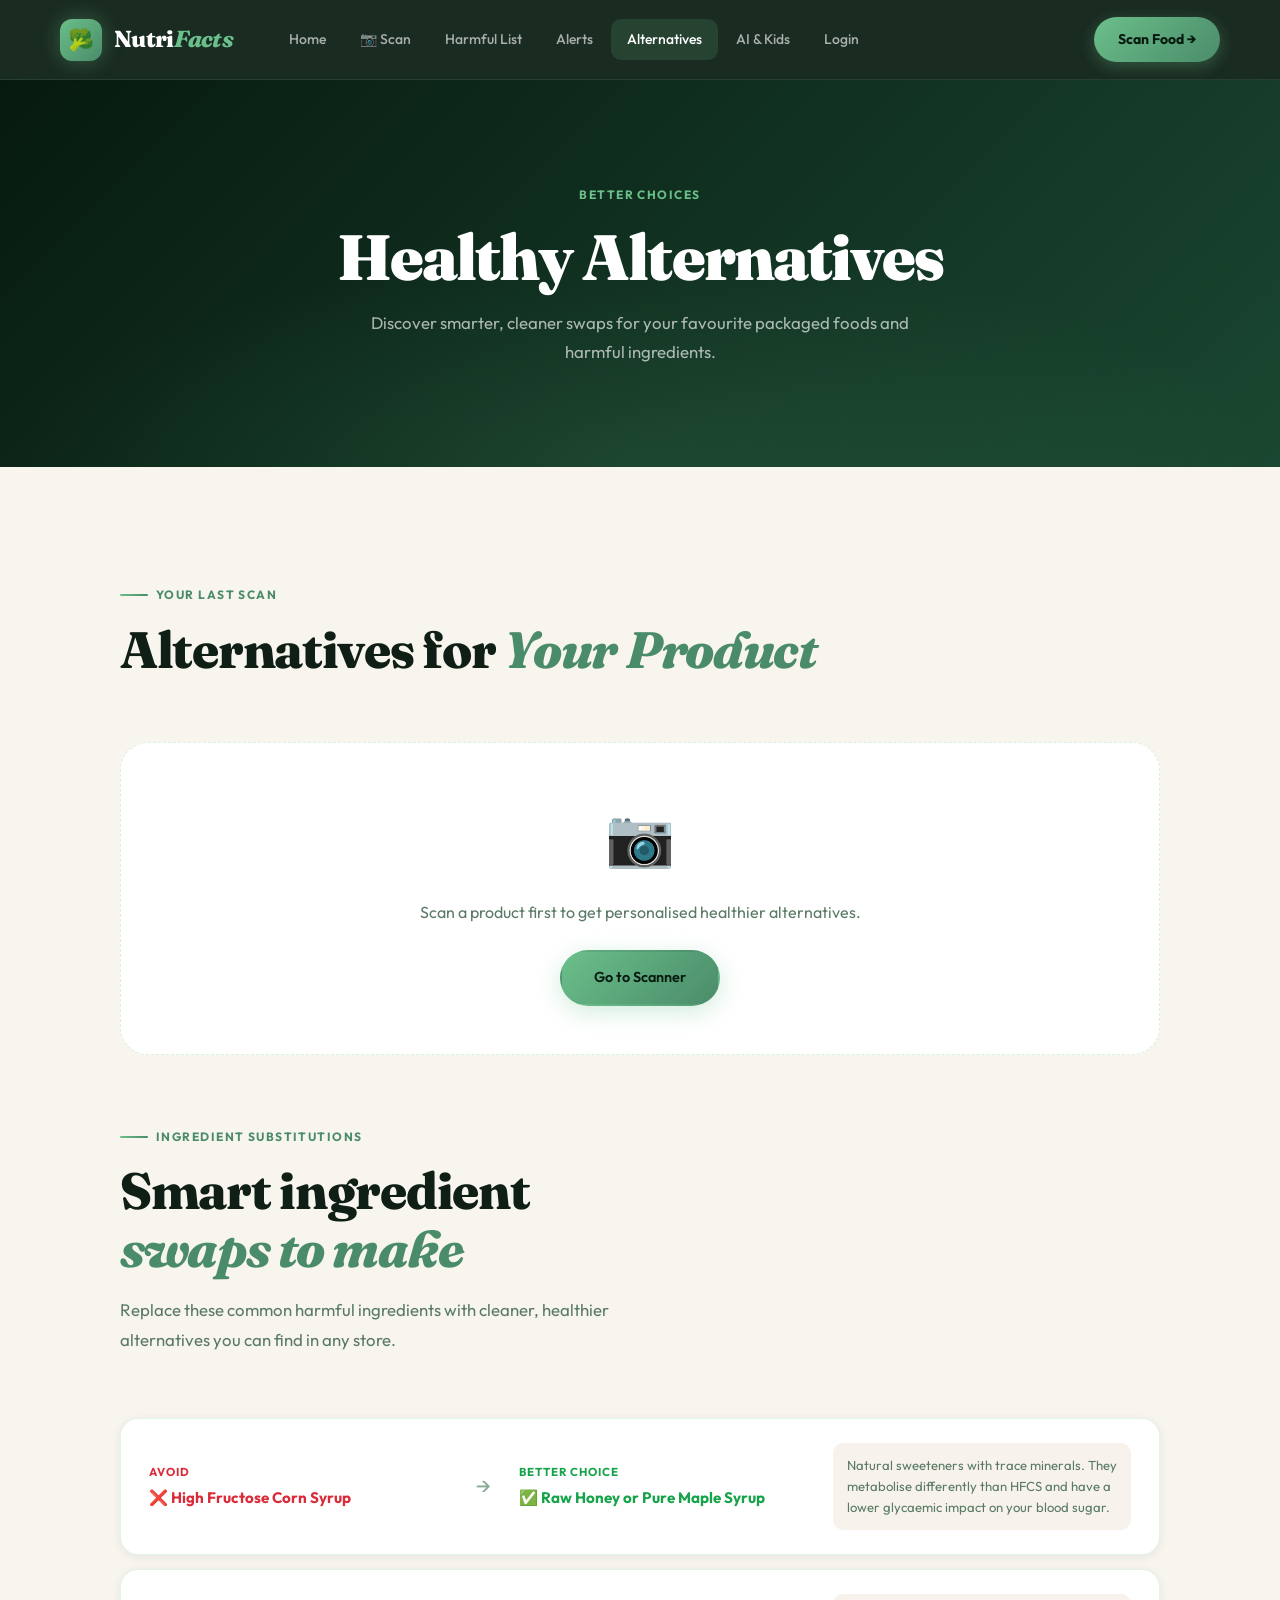
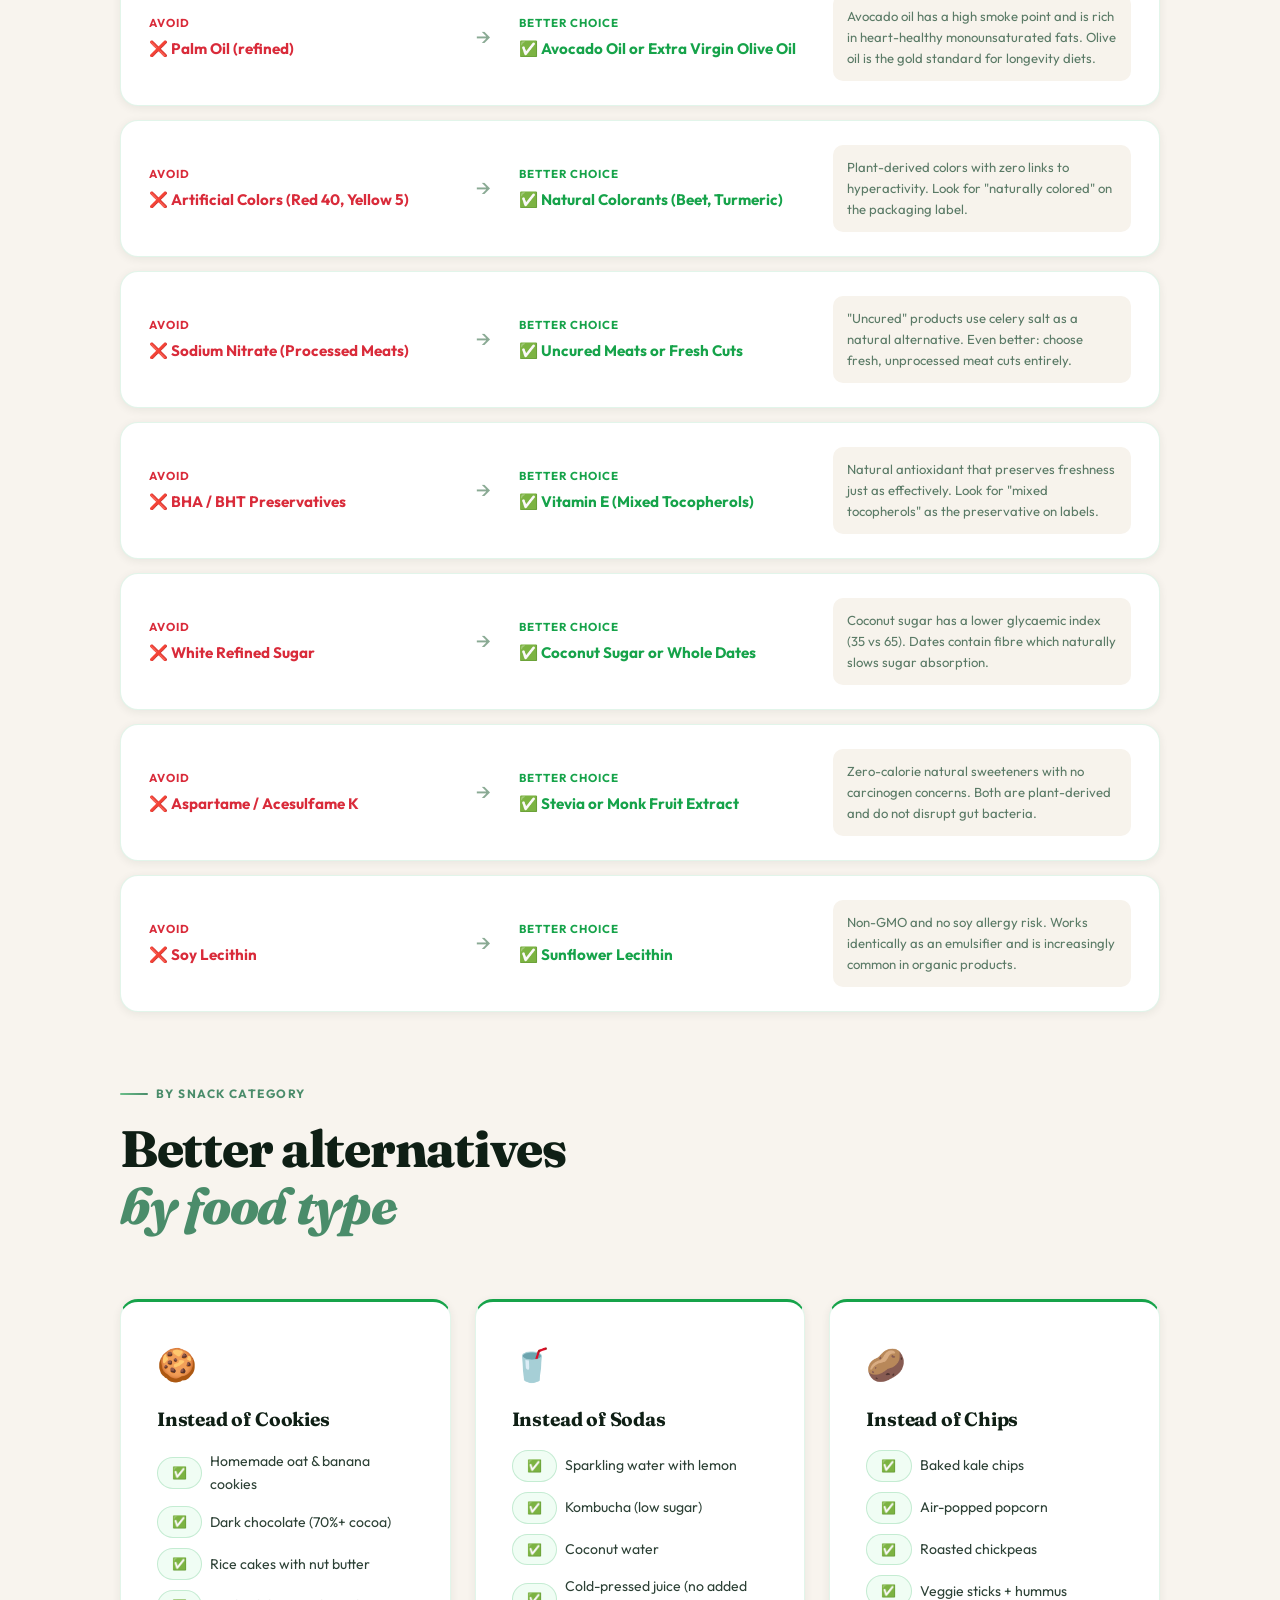
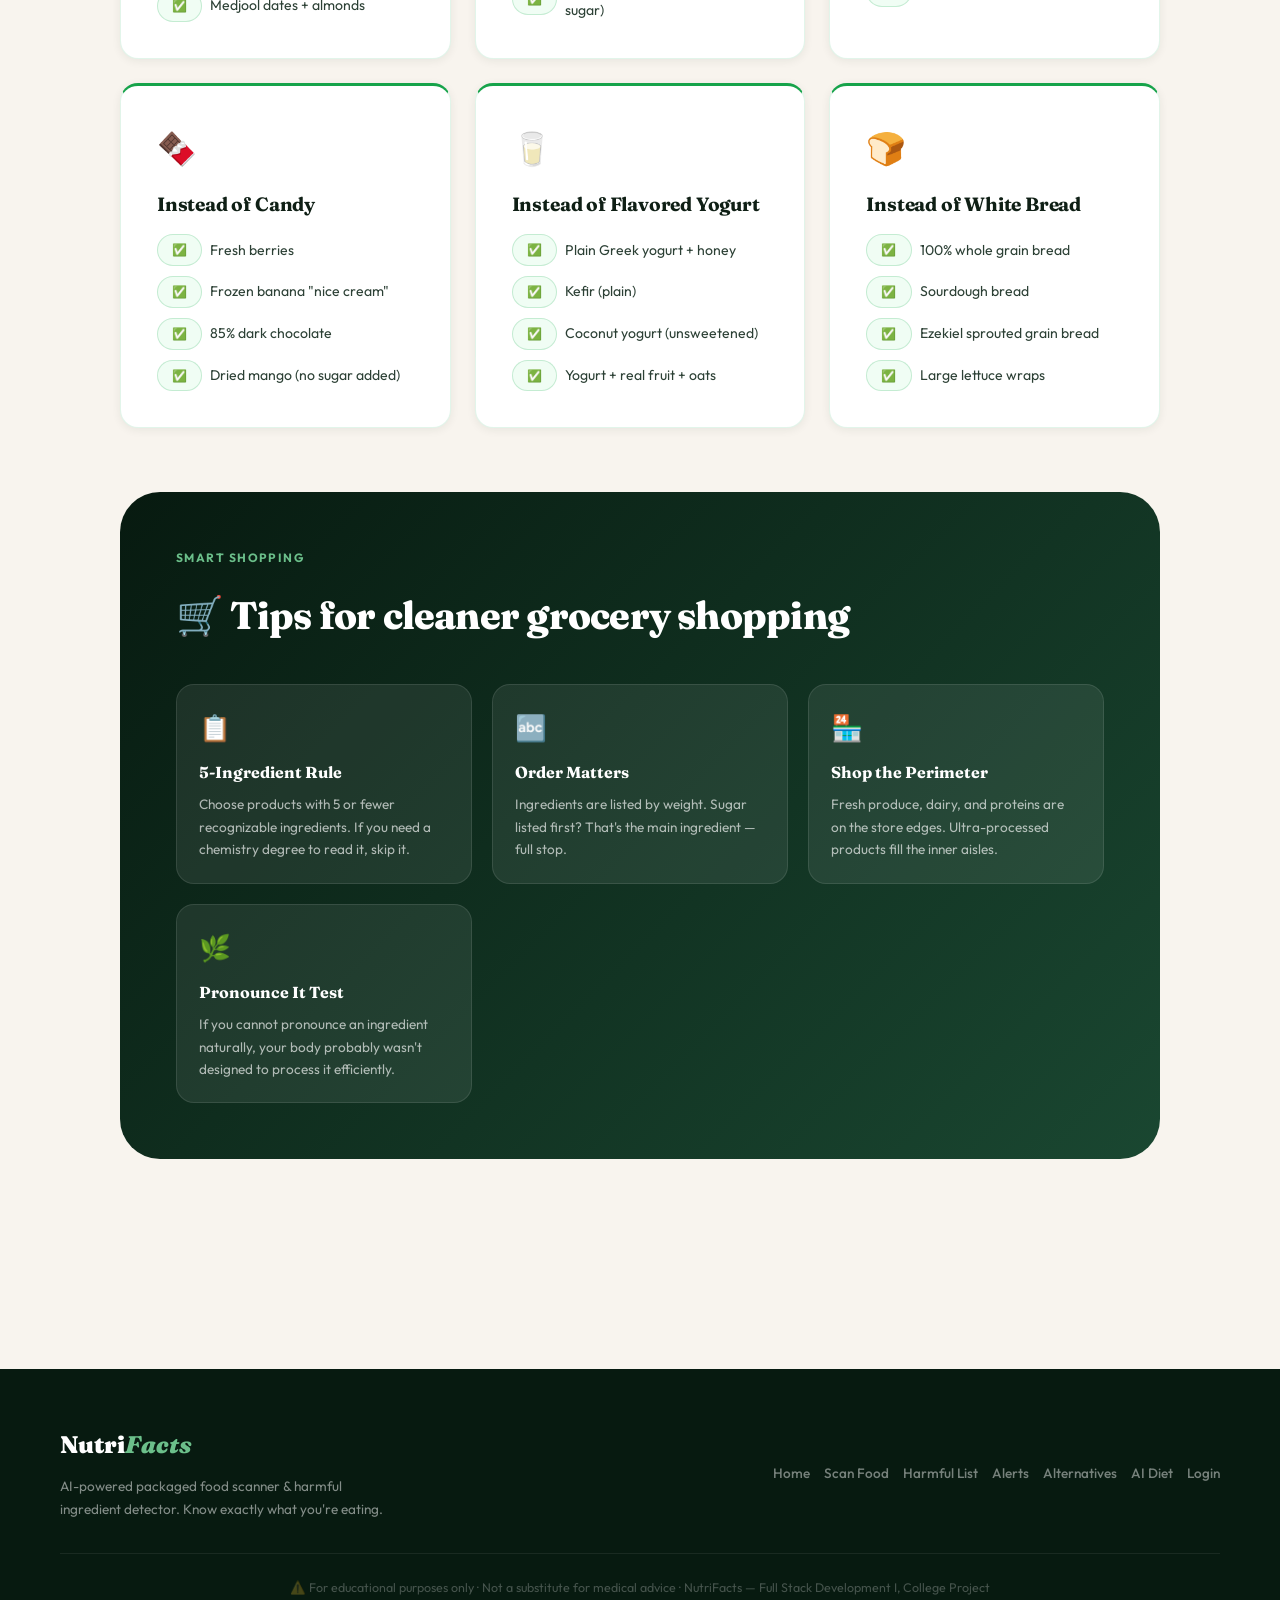
<file: alternatives.html>
<!doctype html>
<html lang="en">
  <head>
    <meta charset="UTF-8" />
    <meta name="viewport" content="width=device-width, initial-scale=1.0" />
    <title>Healthy Alternatives – NutriFacts</title>
    <link rel="stylesheet" href="css/style.css" />
  </head>
  <body>
    <div class="page-wrap">
      <div class="page-banner">
        <div class="eyebrow">Better Choices</div>
        <h1>Healthy Alternatives</h1>
        <p>
          Discover smarter, cleaner swaps for your favourite packaged foods and
          harmful ingredients.
        </p>
      </div>

      <section class="section">
        <div class="container">
          <!-- ═══ SCAN-BASED COMPARE ═══ -->
          <div style="margin-bottom: 64px">
            <div class="sec-header reveal">
              <div class="sec-eyebrow">Your Last Scan</div>
              <h2>
                Alternatives for <em id="alt-product-name">Your Product</em>
              </h2>
            </div>
            <div id="scan-alt-content">
              <div
                style="
                  background: var(--surface);
                  border-radius: var(--r-lg);
                  padding: 48px;
                  text-align: center;
                  border: 1.5px dashed rgba(197, 235, 213, 0.7);
                "
              >
                <div style="font-size: 3.5rem; margin-bottom: 16px">📷</div>
                <p
                  style="
                    color: var(--text-muted);
                    font-size: 1rem;
                    margin-bottom: 24px;
                  "
                >
                  Scan a product first to get personalised healthier
                  alternatives.
                </p>
                <a href="scan.html" class="btn btn-primary">Go to Scanner</a>
              </div>
            </div>
          </div>

          <!-- ═══ INGREDIENT SWAPS (rendered by JS below) ═══ -->
          <div style="margin-bottom: 64px">
            <div class="sec-header reveal">
              <div class="sec-eyebrow">Ingredient Substitutions</div>
              <h2>Smart ingredient<br /><em>swaps to make</em></h2>
              <p>
                Replace these common harmful ingredients with cleaner, healthier
                alternatives you can find in any store.
              </p>
            </div>
            <div
              id="swap-cards"
              style="display: flex; flex-direction: column; gap: 14px"
            ></div>
          </div>

          <!-- ═══ CATEGORY CARDS — written as plain static HTML ═══ -->
          <div style="margin-bottom: 64px">
            <div class="sec-header reveal">
              <div class="sec-eyebrow">By Snack Category</div>
              <h2>Better alternatives<br /><em>by food type</em></h2>
            </div>
            <div class="cards-grid-3 stagger">
              <!-- Cookies -->
              <div
                class="feat-card reveal"
                style="border-top: 3px solid var(--safe)"
              >
                <div style="font-size: 2rem; margin-bottom: 14px">🍪</div>
                <h3>Instead of Cookies</h3>
                <div
                  style="
                    display: flex;
                    flex-direction: column;
                    gap: 10px;
                    margin-top: 14px;
                  "
                >
                  <div
                    style="
                      display: flex;
                      align-items: center;
                      gap: 8px;
                      font-size: 0.88rem;
                      color: var(--text-body);
                    "
                  >
                    <span class="badge badge-safe">✅</span>Homemade oat &amp;
                    banana cookies
                  </div>
                  <div
                    style="
                      display: flex;
                      align-items: center;
                      gap: 8px;
                      font-size: 0.88rem;
                      color: var(--text-body);
                    "
                  >
                    <span class="badge badge-safe">✅</span>Dark chocolate (70%+
                    cocoa)
                  </div>
                  <div
                    style="
                      display: flex;
                      align-items: center;
                      gap: 8px;
                      font-size: 0.88rem;
                      color: var(--text-body);
                    "
                  >
                    <span class="badge badge-safe">✅</span>Rice cakes with nut
                    butter
                  </div>
                  <div
                    style="
                      display: flex;
                      align-items: center;
                      gap: 8px;
                      font-size: 0.88rem;
                      color: var(--text-body);
                    "
                  >
                    <span class="badge badge-safe">✅</span>Medjool dates +
                    almonds
                  </div>
                </div>
              </div>

              <!-- Sodas -->
              <div
                class="feat-card reveal"
                style="border-top: 3px solid var(--safe)"
              >
                <div style="font-size: 2rem; margin-bottom: 14px">🥤</div>
                <h3>Instead of Sodas</h3>
                <div
                  style="
                    display: flex;
                    flex-direction: column;
                    gap: 10px;
                    margin-top: 14px;
                  "
                >
                  <div
                    style="
                      display: flex;
                      align-items: center;
                      gap: 8px;
                      font-size: 0.88rem;
                      color: var(--text-body);
                    "
                  >
                    <span class="badge badge-safe">✅</span>Sparkling water with
                    lemon
                  </div>
                  <div
                    style="
                      display: flex;
                      align-items: center;
                      gap: 8px;
                      font-size: 0.88rem;
                      color: var(--text-body);
                    "
                  >
                    <span class="badge badge-safe">✅</span>Kombucha (low sugar)
                  </div>
                  <div
                    style="
                      display: flex;
                      align-items: center;
                      gap: 8px;
                      font-size: 0.88rem;
                      color: var(--text-body);
                    "
                  >
                    <span class="badge badge-safe">✅</span>Coconut water
                  </div>
                  <div
                    style="
                      display: flex;
                      align-items: center;
                      gap: 8px;
                      font-size: 0.88rem;
                      color: var(--text-body);
                    "
                  >
                    <span class="badge badge-safe">✅</span>Cold-pressed juice
                    (no added sugar)
                  </div>
                </div>
              </div>

              <!-- Chips -->
              <div
                class="feat-card reveal"
                style="border-top: 3px solid var(--safe)"
              >
                <div style="font-size: 2rem; margin-bottom: 14px">🥔</div>
                <h3>Instead of Chips</h3>
                <div
                  style="
                    display: flex;
                    flex-direction: column;
                    gap: 10px;
                    margin-top: 14px;
                  "
                >
                  <div
                    style="
                      display: flex;
                      align-items: center;
                      gap: 8px;
                      font-size: 0.88rem;
                      color: var(--text-body);
                    "
                  >
                    <span class="badge badge-safe">✅</span>Baked kale chips
                  </div>
                  <div
                    style="
                      display: flex;
                      align-items: center;
                      gap: 8px;
                      font-size: 0.88rem;
                      color: var(--text-body);
                    "
                  >
                    <span class="badge badge-safe">✅</span>Air-popped popcorn
                  </div>
                  <div
                    style="
                      display: flex;
                      align-items: center;
                      gap: 8px;
                      font-size: 0.88rem;
                      color: var(--text-body);
                    "
                  >
                    <span class="badge badge-safe">✅</span>Roasted chickpeas
                  </div>
                  <div
                    style="
                      display: flex;
                      align-items: center;
                      gap: 8px;
                      font-size: 0.88rem;
                      color: var(--text-body);
                    "
                  >
                    <span class="badge badge-safe">✅</span>Veggie sticks +
                    hummus
                  </div>
                </div>
              </div>

              <!-- Candy -->
              <div
                class="feat-card reveal"
                style="border-top: 3px solid var(--safe)"
              >
                <div style="font-size: 2rem; margin-bottom: 14px">🍫</div>
                <h3>Instead of Candy</h3>
                <div
                  style="
                    display: flex;
                    flex-direction: column;
                    gap: 10px;
                    margin-top: 14px;
                  "
                >
                  <div
                    style="
                      display: flex;
                      align-items: center;
                      gap: 8px;
                      font-size: 0.88rem;
                      color: var(--text-body);
                    "
                  >
                    <span class="badge badge-safe">✅</span>Fresh berries
                  </div>
                  <div
                    style="
                      display: flex;
                      align-items: center;
                      gap: 8px;
                      font-size: 0.88rem;
                      color: var(--text-body);
                    "
                  >
                    <span class="badge badge-safe">✅</span>Frozen banana "nice
                    cream"
                  </div>
                  <div
                    style="
                      display: flex;
                      align-items: center;
                      gap: 8px;
                      font-size: 0.88rem;
                      color: var(--text-body);
                    "
                  >
                    <span class="badge badge-safe">✅</span>85% dark chocolate
                  </div>
                  <div
                    style="
                      display: flex;
                      align-items: center;
                      gap: 8px;
                      font-size: 0.88rem;
                      color: var(--text-body);
                    "
                  >
                    <span class="badge badge-safe">✅</span>Dried mango (no
                    sugar added)
                  </div>
                </div>
              </div>

              <!-- Yogurt -->
              <div
                class="feat-card reveal"
                style="border-top: 3px solid var(--safe)"
              >
                <div style="font-size: 2rem; margin-bottom: 14px">🥛</div>
                <h3>Instead of Flavored Yogurt</h3>
                <div
                  style="
                    display: flex;
                    flex-direction: column;
                    gap: 10px;
                    margin-top: 14px;
                  "
                >
                  <div
                    style="
                      display: flex;
                      align-items: center;
                      gap: 8px;
                      font-size: 0.88rem;
                      color: var(--text-body);
                    "
                  >
                    <span class="badge badge-safe">✅</span>Plain Greek yogurt +
                    honey
                  </div>
                  <div
                    style="
                      display: flex;
                      align-items: center;
                      gap: 8px;
                      font-size: 0.88rem;
                      color: var(--text-body);
                    "
                  >
                    <span class="badge badge-safe">✅</span>Kefir (plain)
                  </div>
                  <div
                    style="
                      display: flex;
                      align-items: center;
                      gap: 8px;
                      font-size: 0.88rem;
                      color: var(--text-body);
                    "
                  >
                    <span class="badge badge-safe">✅</span>Coconut yogurt
                    (unsweetened)
                  </div>
                  <div
                    style="
                      display: flex;
                      align-items: center;
                      gap: 8px;
                      font-size: 0.88rem;
                      color: var(--text-body);
                    "
                  >
                    <span class="badge badge-safe">✅</span>Yogurt + real fruit
                    + oats
                  </div>
                </div>
              </div>

              <!-- Bread -->
              <div
                class="feat-card reveal"
                style="border-top: 3px solid var(--safe)"
              >
                <div style="font-size: 2rem; margin-bottom: 14px">🍞</div>
                <h3>Instead of White Bread</h3>
                <div
                  style="
                    display: flex;
                    flex-direction: column;
                    gap: 10px;
                    margin-top: 14px;
                  "
                >
                  <div
                    style="
                      display: flex;
                      align-items: center;
                      gap: 8px;
                      font-size: 0.88rem;
                      color: var(--text-body);
                    "
                  >
                    <span class="badge badge-safe">✅</span>100% whole grain
                    bread
                  </div>
                  <div
                    style="
                      display: flex;
                      align-items: center;
                      gap: 8px;
                      font-size: 0.88rem;
                      color: var(--text-body);
                    "
                  >
                    <span class="badge badge-safe">✅</span>Sourdough bread
                  </div>
                  <div
                    style="
                      display: flex;
                      align-items: center;
                      gap: 8px;
                      font-size: 0.88rem;
                      color: var(--text-body);
                    "
                  >
                    <span class="badge badge-safe">✅</span>Ezekiel sprouted
                    grain bread
                  </div>
                  <div
                    style="
                      display: flex;
                      align-items: center;
                      gap: 8px;
                      font-size: 0.88rem;
                      color: var(--text-body);
                    "
                  >
                    <span class="badge badge-safe">✅</span>Large lettuce wraps
                  </div>
                </div>
              </div>
            </div>
          </div>

          <!-- ═══ SHOPPING TIPS — plain static HTML ═══ -->
          <div
            style="
              background: linear-gradient(
                135deg,
                var(--forest-deep),
                var(--forest-mid)
              );
              border-radius: var(--r-xl);
              padding: clamp(32px, 5vw, 56px);
              color: #fff;
            "
            class="reveal"
          >
            <div
              style="
                font-size: 0.75rem;
                font-weight: 700;
                letter-spacing: 0.12em;
                text-transform: uppercase;
                color: var(--mint);
                margin-bottom: 16px;
              "
            >
              Smart Shopping
            </div>
            <h2
              style="
                font-family: &quot;Fraunces&quot;, serif;
                font-size: clamp(1.6rem, 3.5vw, 2.4rem);
                font-weight: 800;
                letter-spacing: -0.02em;
                margin-bottom: 36px;
              "
            >
              🛒 Tips for cleaner grocery shopping
            </h2>
            <div
              style="
                display: grid;
                grid-template-columns: repeat(auto-fit, minmax(220px, 1fr));
                gap: 20px;
              "
            >
              <div
                style="
                  background: rgba(255, 255, 255, 0.08);
                  border-radius: var(--r-md);
                  padding: 22px;
                  border: 1px solid rgba(255, 255, 255, 0.1);
                "
              >
                <div style="font-size: 1.6rem; margin-bottom: 10px">📋</div>
                <div
                  style="
                    font-family: &quot;Fraunces&quot;, serif;
                    font-weight: 700;
                    color: #fff;
                    font-size: 1rem;
                    margin-bottom: 8px;
                  "
                >
                  5-Ingredient Rule
                </div>
                <div
                  style="
                    font-size: 0.85rem;
                    color: rgba(255, 255, 255, 0.65);
                    line-height: 1.65;
                  "
                >
                  Choose products with 5 or fewer recognizable ingredients. If
                  you need a chemistry degree to read it, skip it.
                </div>
              </div>

              <div
                style="
                  background: rgba(255, 255, 255, 0.08);
                  border-radius: var(--r-md);
                  padding: 22px;
                  border: 1px solid rgba(255, 255, 255, 0.1);
                "
              >
                <div style="font-size: 1.6rem; margin-bottom: 10px">🔤</div>
                <div
                  style="
                    font-family: &quot;Fraunces&quot;, serif;
                    font-weight: 700;
                    color: #fff;
                    font-size: 1rem;
                    margin-bottom: 8px;
                  "
                >
                  Order Matters
                </div>
                <div
                  style="
                    font-size: 0.85rem;
                    color: rgba(255, 255, 255, 0.65);
                    line-height: 1.65;
                  "
                >
                  Ingredients are listed by weight. Sugar listed first? That's
                  the main ingredient — full stop.
                </div>
              </div>

              <div
                style="
                  background: rgba(255, 255, 255, 0.08);
                  border-radius: var(--r-md);
                  padding: 22px;
                  border: 1px solid rgba(255, 255, 255, 0.1);
                "
              >
                <div style="font-size: 1.6rem; margin-bottom: 10px">🏪</div>
                <div
                  style="
                    font-family: &quot;Fraunces&quot;, serif;
                    font-weight: 700;
                    color: #fff;
                    font-size: 1rem;
                    margin-bottom: 8px;
                  "
                >
                  Shop the Perimeter
                </div>
                <div
                  style="
                    font-size: 0.85rem;
                    color: rgba(255, 255, 255, 0.65);
                    line-height: 1.65;
                  "
                >
                  Fresh produce, dairy, and proteins are on the store edges.
                  Ultra-processed products fill the inner aisles.
                </div>
              </div>

              <div
                style="
                  background: rgba(255, 255, 255, 0.08);
                  border-radius: var(--r-md);
                  padding: 22px;
                  border: 1px solid rgba(255, 255, 255, 0.1);
                "
              >
                <div style="font-size: 1.6rem; margin-bottom: 10px">🌿</div>
                <div
                  style="
                    font-family: &quot;Fraunces&quot;, serif;
                    font-weight: 700;
                    color: #fff;
                    font-size: 1rem;
                    margin-bottom: 8px;
                  "
                >
                  Pronounce It Test
                </div>
                <div
                  style="
                    font-size: 0.85rem;
                    color: rgba(255, 255, 255, 0.65);
                    line-height: 1.65;
                  "
                >
                  If you cannot pronounce an ingredient naturally, your body
                  probably wasn't designed to process it efficiently.
                </div>
              </div>
            </div>
          </div>
        </div>
      </section>
    </div>

    <script src="js/main.js"></script>
    <script>
      injectNavbar("alternatives.html");
      injectFooter();

      /* ── Load Scan Result ───────────────────────── */
      var r = loadResult();
      if (r) {
        var esc = escapeHTML;
        document.getElementById("alt-product-name").textContent =
          r.productName || "Your Product";

        if (r.alternatives && r.alternatives.length > 0) {
          var score = Number.isFinite(Number(r.healthScore))
            ? Math.max(0, Math.min(100, Number(r.healthScore)))
            : 50;
          var altRows = "";
          for (var i = 0; i < r.alternatives.length; i++) {
            altRows +=
              '<div class="alert-bar safe">' +
              '<div class="alert-icon">✅</div>' +
              "<div>" +
              '<div class="alert-title">' +
              esc(r.alternatives[i].name) +
              "</div>" +
              '<div class="alert-desc">' +
              esc(r.alternatives[i].reason) +
              "</div>" +
              "</div>" +
              "</div>";
          }
          document.getElementById("scan-alt-content").innerHTML =
            '<div class="compare-grid">' +
            '<div class="p-card bad">' +
            '<span class="p-emoji">❌</span>' +
            "<h4>" +
            esc(r.productName || "Scanned Product") +
            "</h4>" +
            '<div class="big-score">' +
            score +
            "/100</div>" +
            '<div style="font-size:0.82rem;color:var(--text-muted);margin-top:6px;">' +
            esc(r.overallVerdict || "EAT IN MODERATION") +
            "</div>" +
            "</div>" +
            '<div class="vs-circle">VS</div>' +
            '<div class="p-card good">' +
            '<span class="p-emoji">✅</span>' +
            "<h4>Healthier Options</h4>" +
            '<div class="big-score">+' +
            Math.min(40, 100 - score) +
            "pts</div>" +
            '<div style="font-size:0.82rem;color:var(--text-muted);margin-top:6px;">Recommended below</div>' +
            "</div>" +
            "</div>" +
            '<div style="display:flex;flex-direction:column;gap:12px;margin-top:20px;">' +
            altRows +
            "</div>";
        }
      }

      /* ── Ingredient Swap Cards ──────────────────── */
      var swaps = [
        {
          from: "High Fructose Corn Syrup",
          to: "Raw Honey or Pure Maple Syrup",
          why: "Natural sweeteners with trace minerals. They metabolise differently than HFCS and have a lower glycaemic impact on your blood sugar.",
        },
        {
          from: "Palm Oil (refined)",
          to: "Avocado Oil or Extra Virgin Olive Oil",
          why: "Avocado oil has a high smoke point and is rich in heart-healthy monounsaturated fats. Olive oil is the gold standard for longevity diets.",
        },
        {
          from: "Artificial Colors (Red 40, Yellow 5)",
          to: "Natural Colorants (Beet, Turmeric)",
          why: 'Plant-derived colors with zero links to hyperactivity. Look for "naturally colored" on the packaging label.',
        },
        {
          from: "Sodium Nitrate (Processed Meats)",
          to: "Uncured Meats or Fresh Cuts",
          why: '"Uncured" products use celery salt as a natural alternative. Even better: choose fresh, unprocessed meat cuts entirely.',
        },
        {
          from: "BHA / BHT Preservatives",
          to: "Vitamin E (Mixed Tocopherols)",
          why: 'Natural antioxidant that preserves freshness just as effectively. Look for "mixed tocopherols" as the preservative on labels.',
        },
        {
          from: "White Refined Sugar",
          to: "Coconut Sugar or Whole Dates",
          why: "Coconut sugar has a lower glycaemic index (35 vs 65). Dates contain fibre which naturally slows sugar absorption.",
        },
        {
          from: "Aspartame / Acesulfame K",
          to: "Stevia or Monk Fruit Extract",
          why: "Zero-calorie natural sweeteners with no carcinogen concerns. Both are plant-derived and do not disrupt gut bacteria.",
        },
        {
          from: "Soy Lecithin",
          to: "Sunflower Lecithin",
          why: "Non-GMO and no soy allergy risk. Works identically as an emulsifier and is increasingly common in organic products.",
        },
      ];

      var swapHTML = "";
      for (var j = 0; j < swaps.length; j++) {
        var s = swaps[j];
        swapHTML +=
          '<div style="background:var(--surface);border-radius:var(--r-md);padding:24px 28px;' +
          "border:1px solid rgba(197,235,213,.5);display:grid;grid-template-columns:1fr 40px 1fr 1fr;" +
          'gap:16px;align-items:center;box-shadow:var(--shadow-sm);">' +
          "<div>" +
          '<div style="font-size:0.72rem;font-weight:700;color:var(--danger);letter-spacing:.08em;' +
          'text-transform:uppercase;margin-bottom:4px;">Avoid</div>' +
          '<div style="font-weight:700;font-size:0.95rem;color:var(--danger);">&#10060; ' +
          s.from +
          "</div>" +
          "</div>" +
          '<div style="font-size:1.4rem;text-align:center;color:var(--text-faint);">&#8594;</div>' +
          "<div>" +
          '<div style="font-size:0.72rem;font-weight:700;color:var(--safe);letter-spacing:.08em;' +
          'text-transform:uppercase;margin-bottom:4px;">Better Choice</div>' +
          '<div style="font-weight:700;font-size:0.95rem;color:var(--safe);">&#9989; ' +
          s.to +
          "</div>" +
          "</div>" +
          '<div style="background:var(--cream);border-radius:var(--r-sm);padding:12px 14px;' +
          'font-size:0.82rem;color:var(--text-muted);line-height:1.6;">' +
          s.why +
          "</div>" +
          "</div>";
      }
      document.getElementById("swap-cards").innerHTML = swapHTML;
    </script>
  </body>
</html>
</file>
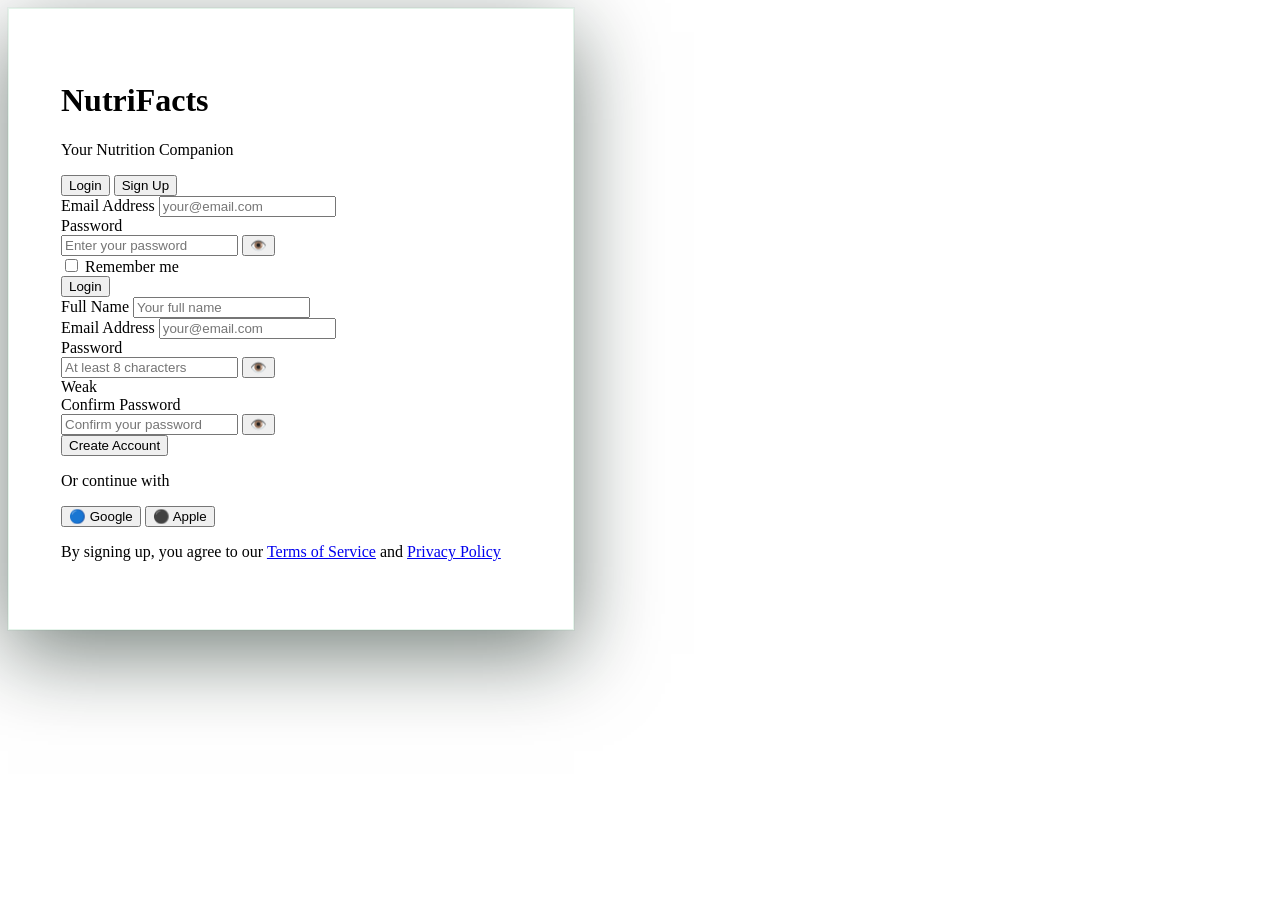
<file: auth.html>
<!DOCTYPE html>
<html lang="en">
<head>
    <meta charset="UTF-8">
    <meta name="viewport" content="width=device-width, initial-scale=1.0">
    <title>Login / Signup - NutriFacts</title>
    <link rel="preconnect" href="https://fonts.googleapis.com">
    <link rel="preconnect" href="https://fonts.gstatic.com" crossorigin>
    <link href="https://fonts.googleapis.com/css2?family=Fraunces:wght@400;600;700&family=Outfit:wght@400;500;600&display=swap" rel="stylesheet">
    <link rel="stylesheet" href="css/auth.css">
</head>
<body>
    <!-- Navbar will be injected here -->
    <nav id="navbar"></nav>

    <div class="auth-container">
        <div class="auth-card">
            <div class="auth-header">
                <h1>NutriFacts</h1>
                <p>Your Nutrition Companion</p>
            </div>

            <!-- Toggle Buttons -->
            <div class="auth-toggle">
                <button class="toggle-btn active" id="login-toggle">Login</button>
                <button class="toggle-btn" id="signup-toggle">Sign Up</button>
            </div>

            <!-- Login Form -->
            <form id="login-form" class="auth-form active">
                <div class="form-group">
                    <label for="login-email">Email Address</label>
                    <input 
                        type="email" 
                        id="login-email" 
                        name="email" 
                        placeholder="your@email.com"
                        required
                    >
                    <span class="error-message" id="login-email-error"></span>
                </div>

                <div class="form-group">
                    <label for="login-password">Password</label>
                    <div class="password-wrapper">
                        <input 
                            type="password" 
                            id="login-password" 
                            name="password" 
                            placeholder="Enter your password"
                            required
                        >
                        <button type="button" class="password-toggle" id="login-password-toggle">
                            <span class="eye-icon">👁️</span>
                        </button>
                    </div>
                    <span class="error-message" id="login-password-error"></span>
                </div>

                <div class="form-group checkbox">
                    <input 
                        type="checkbox" 
                        id="remember-me" 
                        name="remember"
                    >
                    <label for="remember-me">Remember me</label>
                </div>

                <button type="submit" class="auth-button">Login</button>
            </form>

            <!-- Signup Form -->
            <form id="signup-form" class="auth-form">
                <div class="form-group">
                    <label for="signup-name">Full Name</label>
                    <input 
                        type="text" 
                        id="signup-name" 
                        name="name" 
                        placeholder="Your full name"
                        required
                    >
                    <span class="error-message" id="signup-name-error"></span>
                </div>

                <div class="form-group">
                    <label for="signup-email">Email Address</label>
                    <input 
                        type="email" 
                        id="signup-email" 
                        name="email" 
                        placeholder="your@email.com"
                        required
                    >
                    <span class="error-message" id="signup-email-error"></span>
                </div>

                <div class="form-group">
                    <label for="signup-password">Password</label>
                    <div class="password-wrapper">
                        <input 
                            type="password" 
                            id="signup-password" 
                            name="password" 
                            placeholder="At least 8 characters"
                            required
                        >
                        <button type="button" class="password-toggle" id="signup-password-toggle">
                            <span class="eye-icon">👁️</span>
                        </button>
                    </div>
                    <div class="password-strength">
                        <div class="strength-bar">
                            <div class="strength-fill" id="strength-fill"></div>
                        </div>
                        <span class="strength-text" id="strength-text">Weak</span>
                    </div>
                    <span class="error-message" id="signup-password-error"></span>
                </div>

                <div class="form-group">
                    <label for="confirm-password">Confirm Password</label>
                    <div class="password-wrapper">
                        <input 
                            type="password" 
                            id="confirm-password" 
                            name="confirm" 
                            placeholder="Confirm your password"
                            required
                        >
                        <button type="button" class="password-toggle" id="confirm-password-toggle">
                            <span class="eye-icon">👁️</span>
                        </button>
                    </div>
                    <span class="error-message" id="confirm-password-error"></span>
                </div>

                <button type="submit" class="auth-button">Create Account</button>
            </form>

            <!-- Social Login Options -->
            <div class="social-login">
                <p>Or continue with</p>
                <div class="social-buttons">
                    <button type="button" class="social-btn google-btn">
                        <span>🔵</span> Google
                    </button>
                    <button type="button" class="social-btn apple-btn">
                        <span>⚫</span> Apple
                    </button>
                </div>
            </div>

            <!-- Terms -->
            <p class="terms-text">
                By signing up, you agree to our <a href="#">Terms of Service</a> and <a href="#">Privacy Policy</a>
            </p>
        </div>
    </div>

    <!-- Footer will be injected here -->
    <footer id="footer"></footer>

    <script src="js/main.js"></script>
    <script src="js/auth.js"></script>
</body>
</html>
</file>
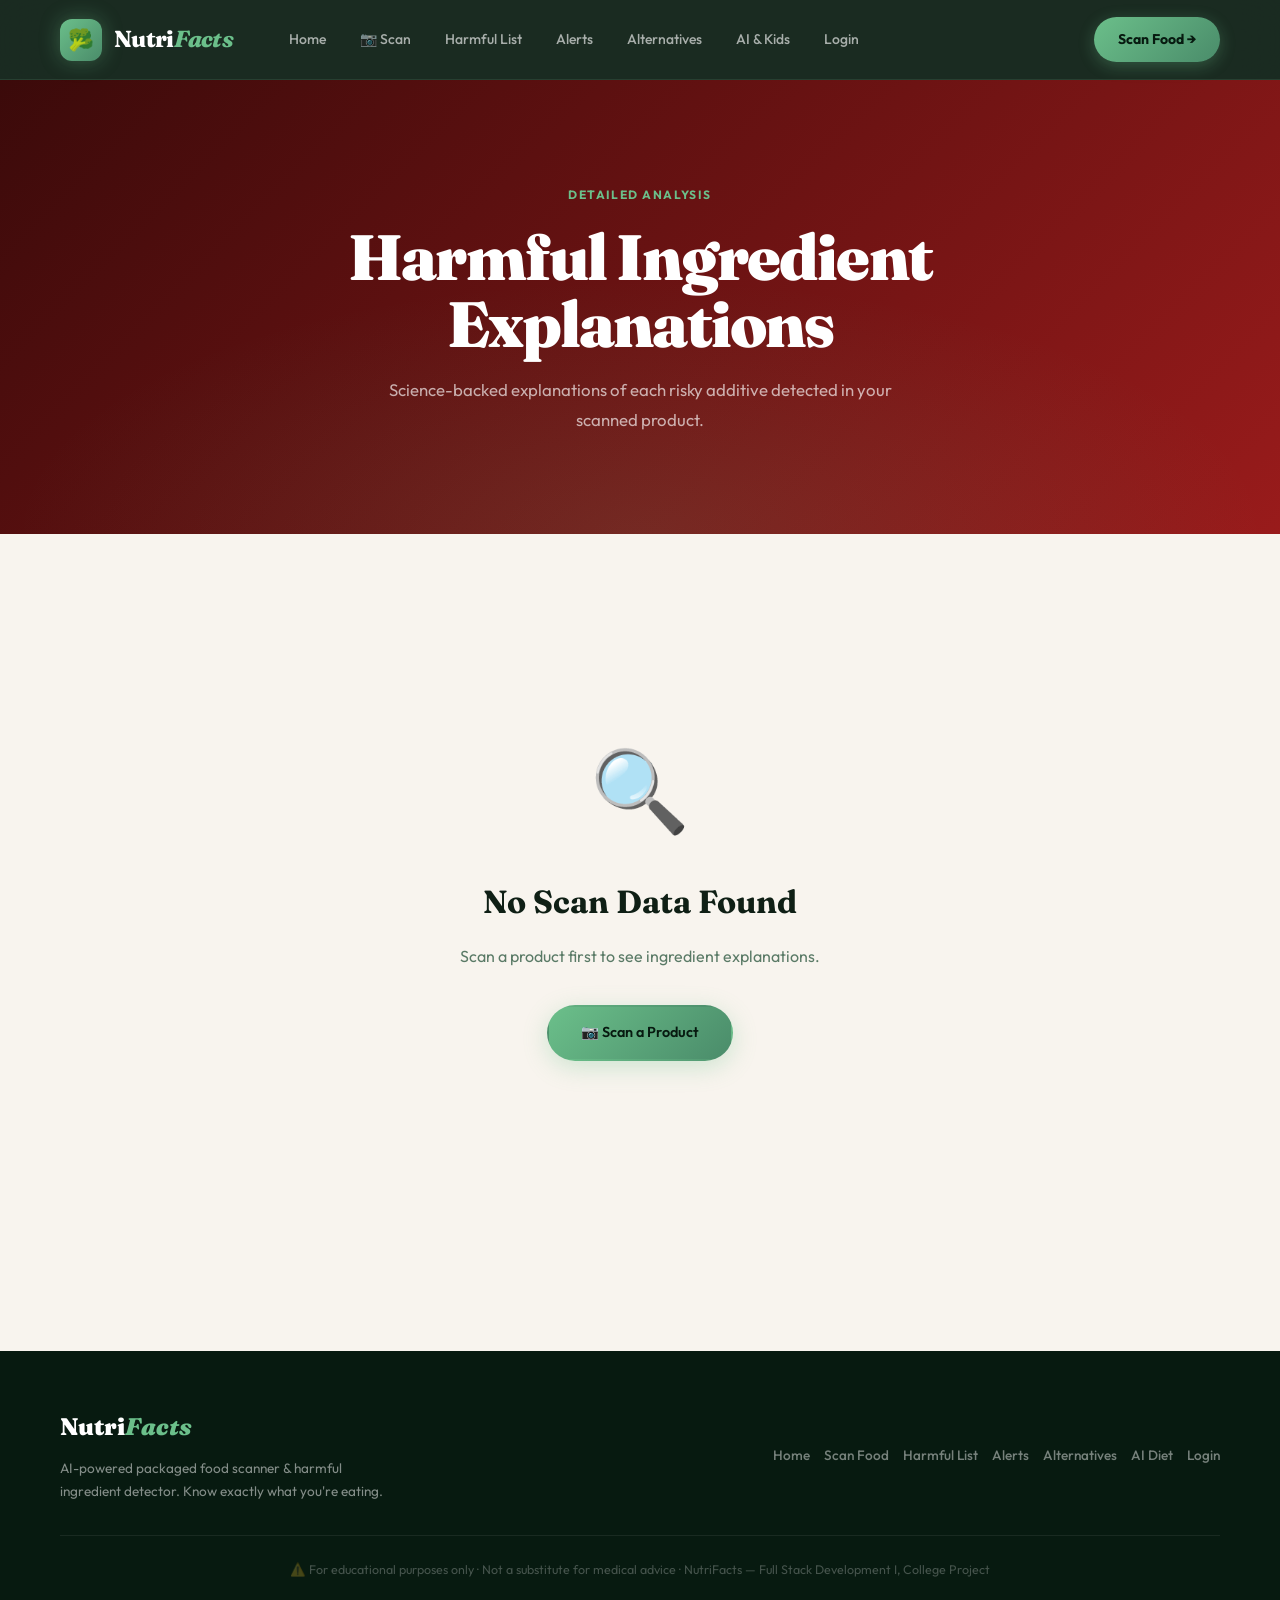
<file: harmful-explanation.html>
<!doctype html>
<html lang="en">
  <head>
    <meta charset="UTF-8" />
    <meta name="viewport" content="width=device-width, initial-scale=1.0" />
    <title>Ingredient Explanations – NutriFacts</title>
    <link rel="stylesheet" href="css/style.css" />
  </head>
  <body>
    <div class="page-wrap">
      <div
        class="page-banner"
        style="background: linear-gradient(135deg, #3b0a0a, #991b1b)"
      >
        <div class="eyebrow">Detailed Analysis</div>
        <h1>Harmful Ingredient<br />Explanations</h1>
        <p>
          Science-backed explanations of each risky additive detected in your
          scanned product.
        </p>
      </div>

      <section class="section">
        <div class="container">
          <div
            id="no-result"
            style="display: none; text-align: center; padding: 80px 20px"
          >
            <div style="font-size: 5rem; margin-bottom: 20px">🔍</div>
            <h2
              style="
                font-family: &quot;Fraunces&quot;, serif;
                font-size: 2rem;
                color: var(--text-primary);
                margin-bottom: 14px;
              "
            >
              No Scan Data Found
            </h2>
            <p style="color: var(--text-muted); margin-bottom: 36px">
              Scan a product first to see ingredient explanations.
            </p>
            <a href="scan.html" class="btn btn-primary">📷 Scan a Product</a>
          </div>

          <div id="exp-content" style="display: none">
            <!-- Header row -->
            <div
              style="
                display: flex;
                align-items: flex-start;
                justify-content: space-between;
                flex-wrap: wrap;
                gap: 18px;
                margin-bottom: 40px;
              "
            >
              <div>
                <div
                  style="
                    font-size: 0.78rem;
                    font-weight: 700;
                    color: var(--text-muted);
                    letter-spacing: 0.08em;
                    text-transform: uppercase;
                    margin-bottom: 8px;
                  "
                >
                  Scanned Product
                </div>
                <h2
                  id="exp-product"
                  style="
                    font-family: &quot;Fraunces&quot;, serif;
                    font-size: 2rem;
                    font-weight: 800;
                    color: var(--text-primary);
                    letter-spacing: -0.02em;
                  "
                ></h2>
                <p style="color: var(--text-muted); margin-top: 6px">
                  Found
                  <span
                    id="exp-count"
                    style="color: var(--danger); font-weight: 700"
                  ></span>
                  harmful ingredient(s)
                </p>
              </div>
              <div style="display: flex; gap: 10px; flex-wrap: wrap">
                <a href="results.html" class="btn btn-sm btn-outline-green"
                  >← Back to Results</a
                >
                <a href="harmful-list.html" class="btn btn-sm btn-forest"
                  >Full Database</a
                >
              </div>
            </div>

            <!-- Accordions -->
            <div id="exp-accordions"></div>

            <!-- Long-term impacts -->
            <div style="margin-top: 60px">
              <div class="sec-header reveal">
                <div class="sec-eyebrow">Long-Term Health Science</div>
                <h2>What happens to your body<br /><em>over time</em></h2>
              </div>
              <div class="cards-grid-4 stagger">
                <div
                  class="feat-card reveal"
                  style="border-top: 3px solid var(--danger)"
                >
                  <div style="font-size: 2.2rem; margin-bottom: 14px">🦠</div>
                  <h3>Gut Microbiome Damage</h3>
                  <p>
                    Emulsifiers like Polysorbate 80 erode the intestinal mucus
                    layer, promoting inflammation and dysbiosis — the root of
                    many chronic diseases.
                  </p>
                </div>
                <div
                  class="feat-card reveal"
                  style="border-top: 3px solid var(--warn)"
                >
                  <div style="font-size: 2.2rem; margin-bottom: 14px">🧠</div>
                  <h3>Neurological Effects</h3>
                  <p>
                    Artificial colors (Red 40, Yellow 5) and sodium benzoate are
                    associated with hyperactivity, ADHD, and behavioral changes,
                    especially in children.
                  </p>
                </div>
                <div
                  class="feat-card reveal"
                  style="border-top: 3px solid var(--danger)"
                >
                  <div style="font-size: 2.2rem; margin-bottom: 14px">🩺</div>
                  <h3>Cancer Risk</h3>
                  <p>
                    BHA, BHT, sodium nitrate, and caramel color IV are
                    classified as possible or probable carcinogens by major
                    international health organizations.
                  </p>
                </div>
                <div
                  class="feat-card reveal"
                  style="border-top: 3px solid var(--warn)"
                >
                  <div style="font-size: 2.2rem; margin-bottom: 14px">⚖️</div>
                  <h3>Metabolic Disorders</h3>
                  <p>
                    High fructose corn syrup impairs insulin sensitivity and
                    liver function, contributing to metabolic syndrome and type
                    2 diabetes.
                  </p>
                </div>
              </div>
            </div>

            <!-- FDA Actions table -->
            <div style="margin-top: 60px" class="reveal">
              <div class="sec-header">
                <div class="sec-eyebrow">Regulatory Actions</div>
                <h2>🇺🇸 Recent FDA Actions</h2>
              </div>
              <div class="card" style="padding: 0; overflow: hidden">
                <div style="padding: 0">
                  <div
                    class="ing-row"
                    style="
                      border-bottom: 2px solid var(--bg-alt);
                      padding: 16px 24px;
                    "
                  >
                    <div
                      style="
                        font-weight: 700;
                        font-size: 0.78rem;
                        color: var(--text-faint);
                        text-transform: uppercase;
                        letter-spacing: 0.08em;
                      "
                    >
                      Ingredient
                    </div>
                    <div
                      style="
                        font-weight: 700;
                        font-size: 0.78rem;
                        color: var(--text-faint);
                        text-transform: uppercase;
                        letter-spacing: 0.08em;
                      "
                    >
                      Status
                    </div>
                  </div>
                  <div
                    class="ing-row"
                    style="padding: 18px 24px; flex-wrap: wrap; gap: 8px"
                  >
                    <div style="flex: 1; min-width: 200px">
                      <div class="ing-name">
                        Trans Fats (Partially Hydrogenated Oils)
                      </div>
                      <div class="ing-sub">
                        Cardiovascular risk. FDA banned artificial trans fats.
                      </div>
                    </div>
                    <span class="badge badge-danger">BANNED (2018)</span>
                  </div>
                  <div
                    class="ing-row"
                    style="padding: 18px 24px; flex-wrap: wrap; gap: 8px"
                  >
                    <div style="flex: 1; min-width: 200px">
                      <div class="ing-name">Red Dye No. 3 (Erythrosine)</div>
                      <div class="ing-sub">
                        Linked to thyroid tumors in animal studies.
                      </div>
                    </div>
                    <span class="badge badge-danger">BANNED (Jan 2025)</span>
                  </div>
                  <div
                    class="ing-row"
                    style="padding: 18px 24px; flex-wrap: wrap; gap: 8px"
                  >
                    <div style="flex: 1; min-width: 200px">
                      <div class="ing-name">Brominated Vegetable Oil (BVO)</div>
                      <div class="ing-sub">
                        FDA revoked GRAS status - accumulates in tissues.
                      </div>
                    </div>
                    <span class="badge badge-danger">REVOKED (2024)</span>
                  </div>
                  <div
                    class="ing-row"
                    style="padding: 18px 24px; flex-wrap: wrap; gap: 8px"
                  >
                    <div style="flex: 1; min-width: 200px">
                      <div class="ing-name">Potassium Bromate</div>
                      <div class="ing-sub">
                        Possible carcinogen. Still permitted in USA.
                      </div>
                    </div>
                    <span class="badge badge-warn">BANNED in EU/Canada</span>
                  </div>
                  <div
                    class="ing-row"
                    style="padding: 18px 24px; flex-wrap: wrap; gap: 8px"
                  >
                    <div style="flex: 1; min-width: 200px">
                      <div class="ing-name">Caramel Color IV</div>
                      <div class="ing-sub">
                        Contains 4-MEI, classified as possible carcinogen.
                      </div>
                    </div>
                    <span class="badge badge-warn">Under Review</span>
                  </div>
                  <div
                    class="ing-row"
                    style="padding: 18px 24px; flex-wrap: wrap; gap: 8px"
                  >
                    <div style="flex: 1; min-width: 200px">
                      <div class="ing-name">High Fructose Corn Syrup</div>
                      <div class="ing-sub">
                        Permitted but FDA advises limiting to less than 10%
                        daily calories.
                      </div>
                    </div>
                    <span class="badge badge-info">Monitored</span>
                  </div>
                </div>
              </div>
            </div>
          </div>
        </div>
      </section>
    </div>

    <script src="js/main.js"></script>
    <script>
      injectNavbar("harmful-explanation.html");
      injectFooter();

      const r = loadResult();
      if (!r || !r.harmfulIngredients) {
        document.getElementById("no-result").style.display = "block";
      } else {
        document.getElementById("exp-content").style.display = "block";
        document.getElementById("exp-product").textContent =
          r.productName || "Scanned Product";
        const esc = escapeHTML;
        const harmful = r.harmfulIngredients || [];
        document.getElementById("exp-count").textContent = harmful.length;

        const sIcon = { high: "❌", medium: "⚠️", low: "🟡" };
        const sLbl = {
          high: "High Risk",
          medium: "Medium Risk",
          low: "Low Risk",
        };
        const sBadge = {
          high: "badge-danger",
          medium: "badge-warn",
          low: "badge-info",
        };
        const sBg = {
          high: "var(--danger-bg)",
          medium: "var(--warn-bg)",
          low: "var(--safe-bg)",
        };

        if (harmful.length === 0) {
          document.getElementById("exp-accordions").innerHTML = `
        <div style="text-align:center;padding:48px;background:var(--safe-bg);border-radius:var(--r-lg);border:1px solid var(--safe-border);">
          <div style="font-size:3.5rem;margin-bottom:16px;">✅</div>
          <div style="font-family:'Fraunces',serif;font-size:1.6rem;font-weight:800;color:var(--safe);">No Harmful Ingredients!</div>
          <p style="color:var(--text-muted);margin-top:8px;">This product doesn't contain commonly flagged harmful additives.</p>
        </div>`;
        } else {
          document.getElementById("exp-accordions").innerHTML = harmful
            .map(
              (h, i) => `
        <div class="accordion-item" id="acc-${i}" style="border-left:4px solid ${h.severity === "high" ? "var(--danger)" : h.severity === "medium" ? "var(--warn)" : "var(--safe)"};">
          <div class="accordion-head" onclick="toggleAcc('acc-${i}')">
            <div style="display:flex;align-items:center;gap:12px;flex-wrap:wrap;">
              <span style="font-size:1.4rem;">${sIcon[h.severity] || "⚠️"}</span>
              <span class="accordion-title">${esc(h.name)}</span>
              <span class="badge ${sBadge[h.severity]}">${sLbl[h.severity]}</span>
            </div>
            <span class="accordion-arrow">▼</span>
          </div>
          <div class="accordion-body">
            <div style="background:${sBg[h.severity]};border-radius:var(--r-sm);padding:18px;margin-bottom:16px;">
              <div style="font-size:0.78rem;font-weight:700;color:var(--text-muted);text-transform:uppercase;letter-spacing:.06em;margin-bottom:8px;">Why It's Harmful</div>
              <p style="font-size:0.92rem;line-height:1.75;color:var(--text-body);">${esc(h.reason)}</p>
            </div>
            ${
              h.fdaNote
                ? `
            <div style="display:flex;gap:12px;padding:14px 18px;background:var(--info-bg);border-radius:var(--r-sm);margin-bottom:16px;">
              <span style="font-size:1.3rem;">🇺🇸</span>
              <div>
                <div style="font-weight:700;font-size:0.82rem;color:var(--info);margin-bottom:4px;">FDA Regulatory Note</div>
                <p style="font-size:0.85rem;color:var(--text-muted);line-height:1.65;">${esc(h.fdaNote)}</p>
              </div>
            </div>`
                : ""
            }
            <div>
              <div style="font-size:0.78rem;font-weight:700;color:var(--text-muted);text-transform:uppercase;letter-spacing:.06em;margin-bottom:10px;">Potential Health Effects</div>
              <div style="display:flex;flex-wrap:wrap;gap:8px;">
                ${getEffects(h.severity)
                  .map(
                    (e) =>
                      `<span style="padding:5px 14px;border-radius:50px;font-size:0.78rem;font-weight:600;background:var(--danger-bg);color:var(--danger);border:1px solid var(--danger-border);">${e}</span>`,
                  )
                  .join("")}
              </div>
            </div>
          </div>
        </div>`,
            )
            .join("");
          // Open first
          setTimeout(() => toggleAcc("acc-0"), 100);
        }
      }

      function toggleAcc(id) {
        const el = document.getElementById(id);
        if (el) el.classList.toggle("open");
      }
      function getEffects(sev) {
        const m = {
          high: [
            "Organ Damage",
            "Carcinogenic Risk",
            "Hormonal Disruption",
            "Chronic Inflammation",
          ],
          medium: [
            "Gut Dysbiosis",
            "Allergic Reactions",
            "Metabolic Disruption",
          ],
          low: ["Minor Sensitivity", "Mild Allergy Risk"],
        };
        return m[sev] || m.medium;
      }
    </script>
  </body>
</html>
</file>
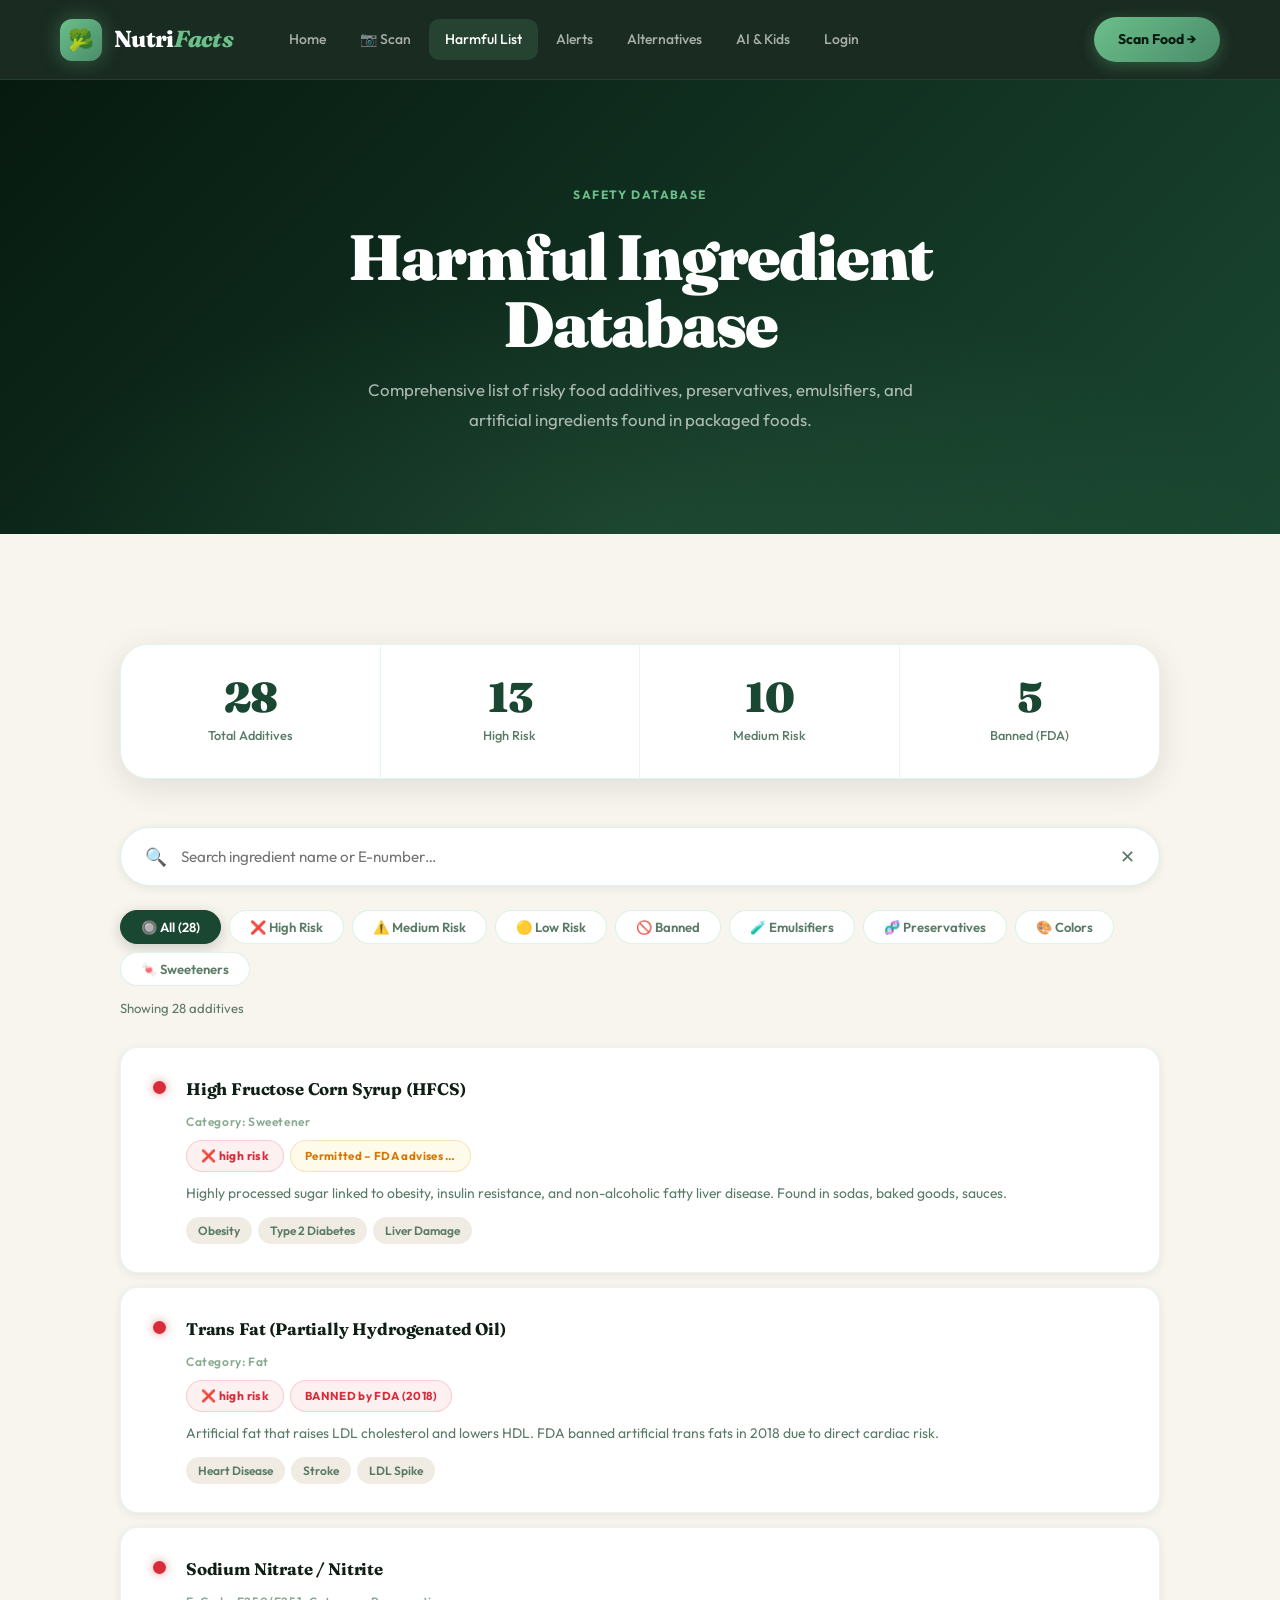
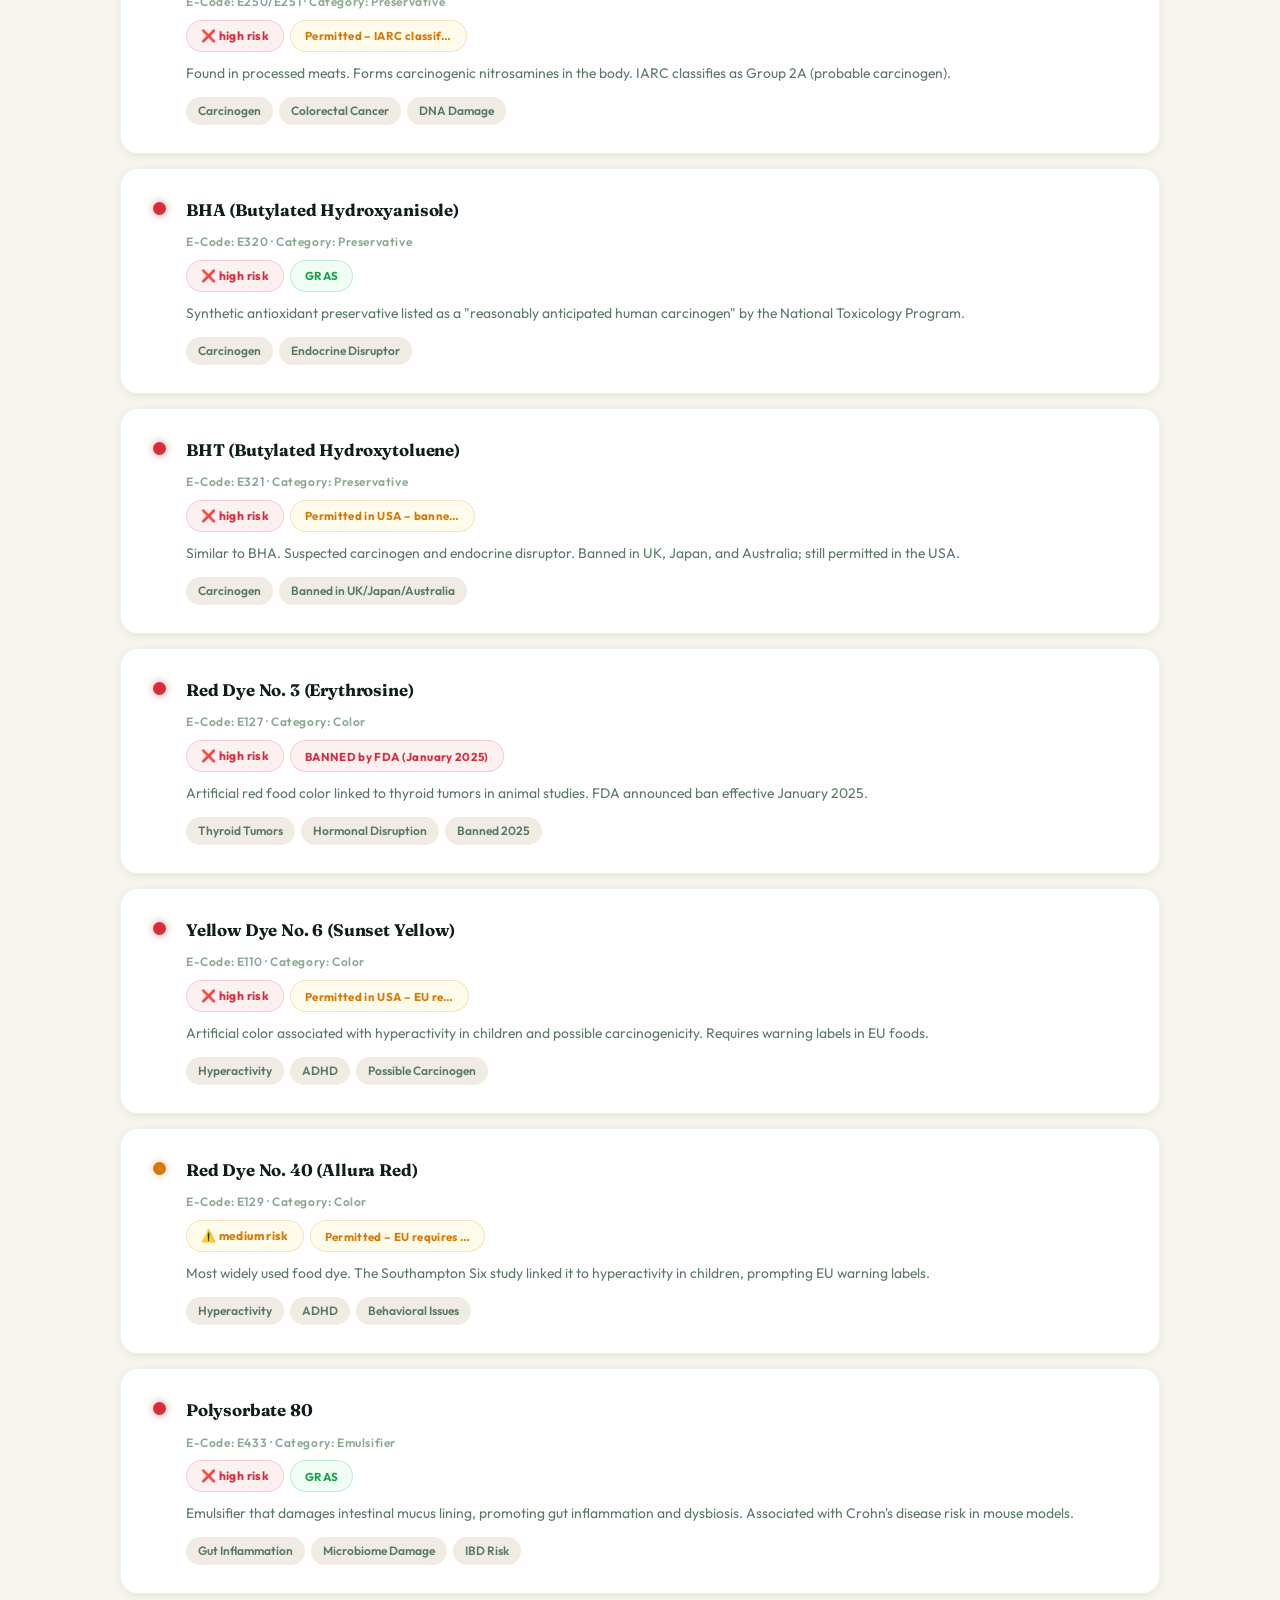
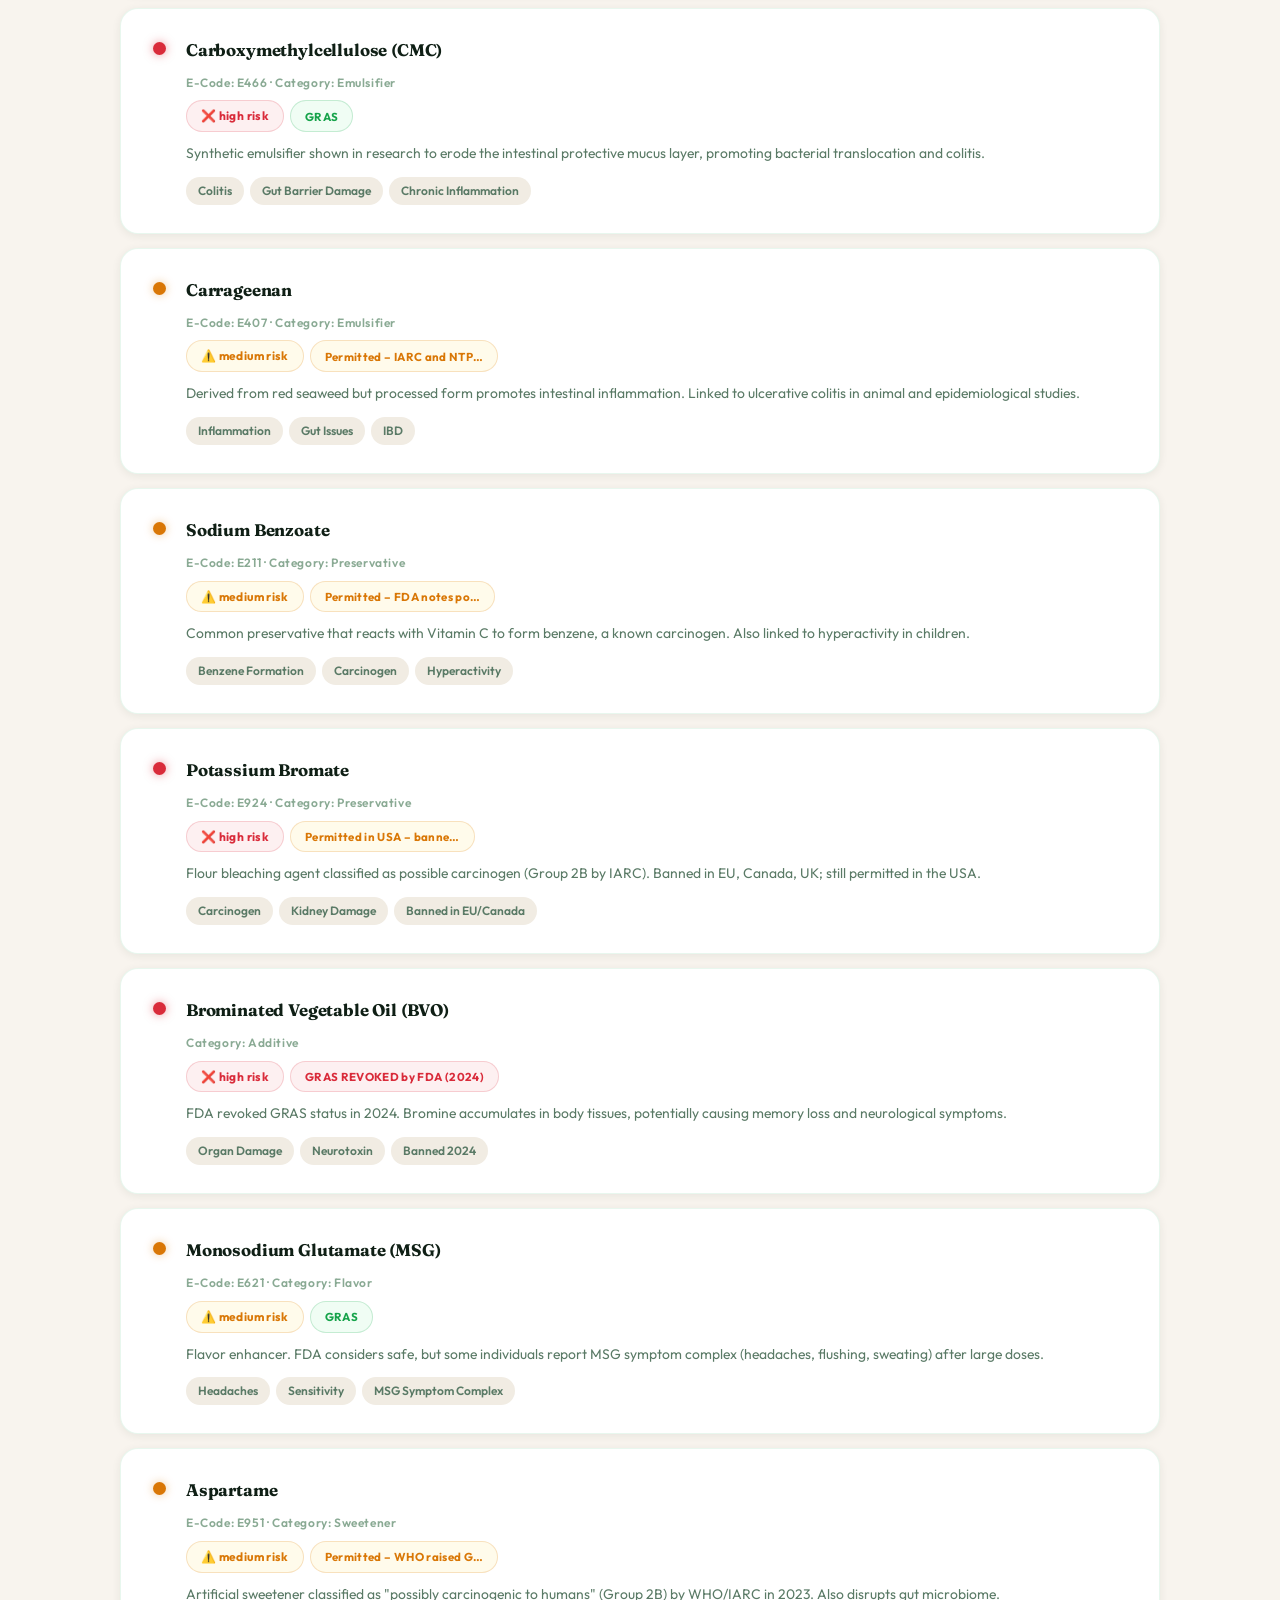
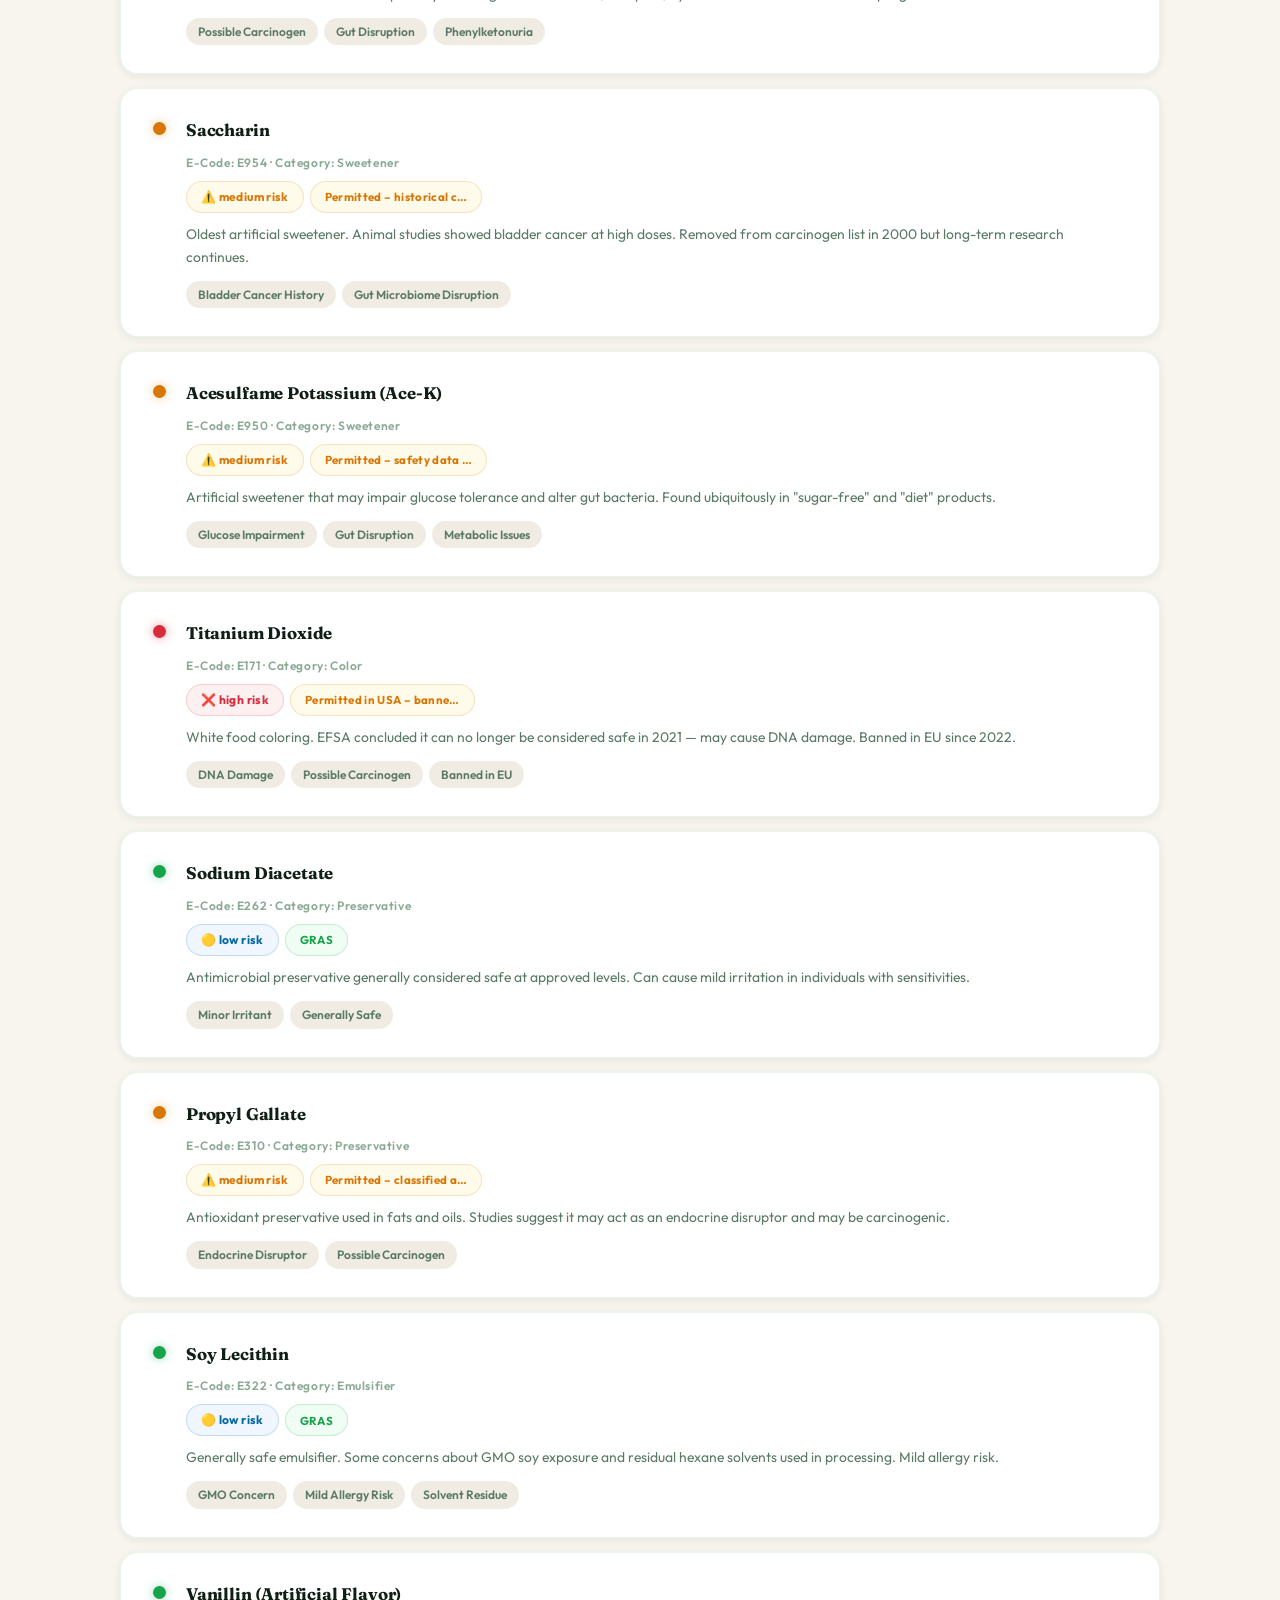
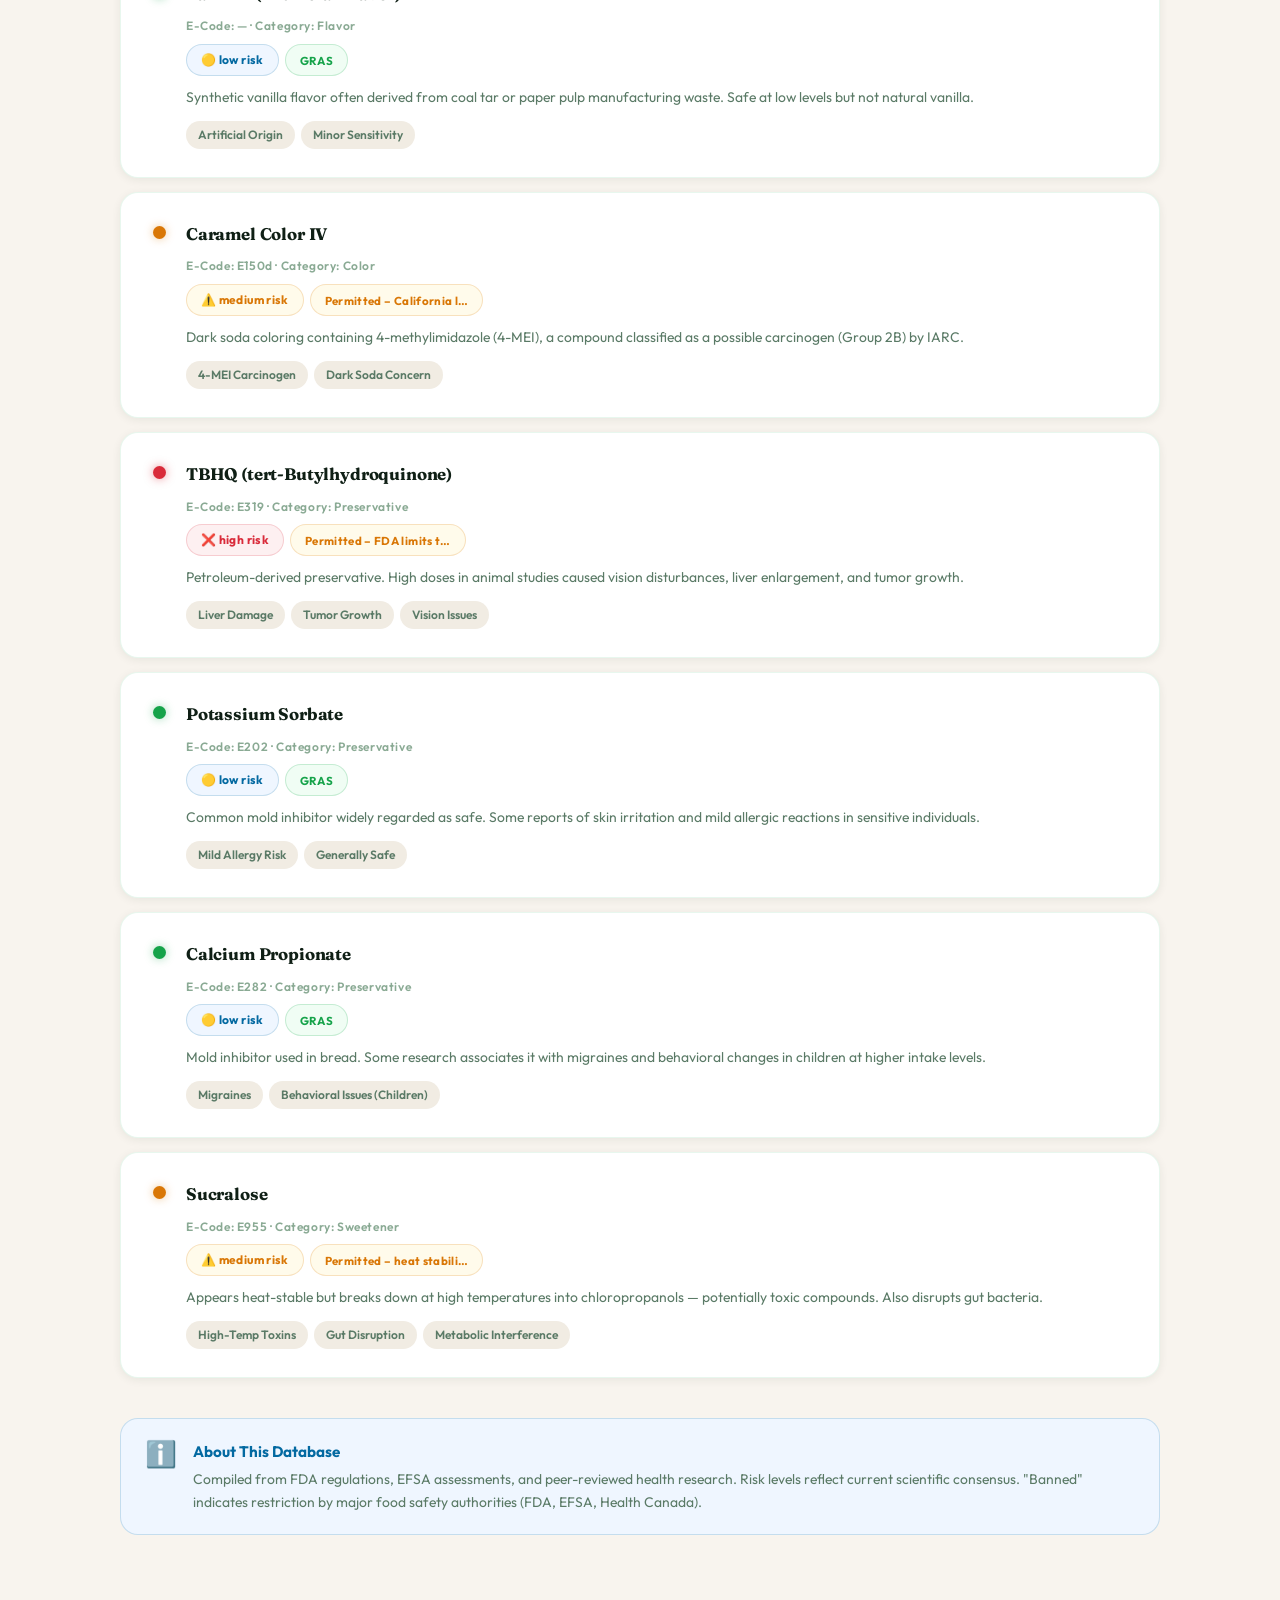
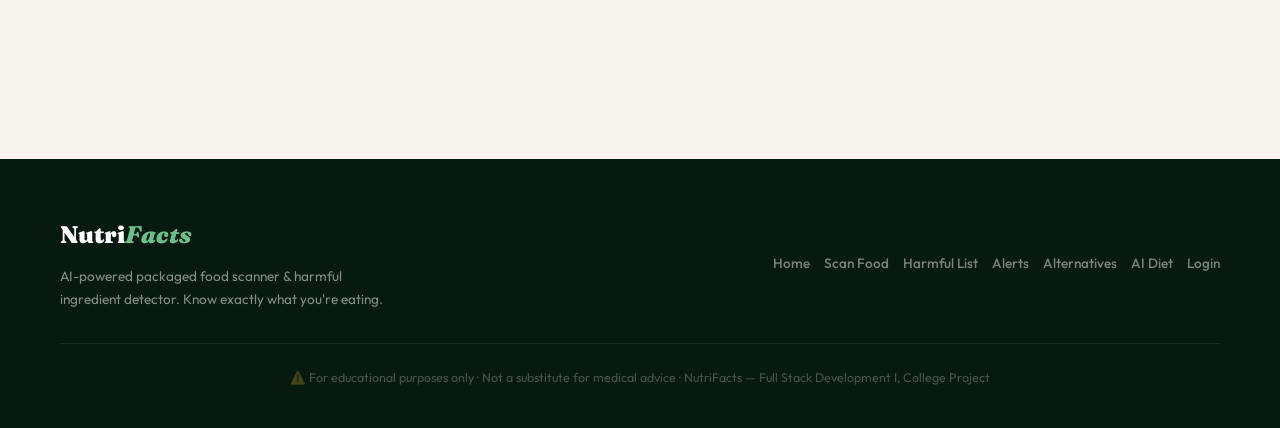
<file: harmful-list.html>
<!doctype html>
<html lang="en">
  <head>
    <meta charset="UTF-8" />
    <meta name="viewport" content="width=device-width, initial-scale=1.0" />
    <title>Harmful Ingredient Database – NutriFacts</title>
    <link rel="stylesheet" href="css/style.css" />
  </head>
  <body>
    <div class="page-wrap">
      <div class="page-banner">
        <div class="eyebrow">Safety Database</div>
        <h1>Harmful Ingredient<br />Database</h1>
        <p>
          Comprehensive list of risky food additives, preservatives,
          emulsifiers, and artificial ingredients found in packaged foods.
        </p>
      </div>

      <section class="section">
        <div class="container">
          <!-- Stats -->
          <div class="stats-strip" style="margin-bottom: 48px">
            <div class="stat-cell">
              <div class="stat-num" id="stat-total">0</div>
              <div class="stat-lbl">Total Additives</div>
            </div>
            <div class="stat-cell">
              <div class="stat-num" id="stat-high">0</div>
              <div class="stat-lbl">High Risk</div>
            </div>
            <div class="stat-cell">
              <div class="stat-num" id="stat-medium">0</div>
              <div class="stat-lbl">Medium Risk</div>
            </div>
            <div class="stat-cell">
              <div class="stat-num" id="stat-banned">0</div>
              <div class="stat-lbl">Banned (FDA)</div>
            </div>
          </div>

          <!-- Search -->
          <div class="search-wrap" style="margin-bottom: 24px">
            <span class="s-icon">🔍</span>
            <input
              type="text"
              id="search-input"
              placeholder="Search ingredient name or E-number…"
              oninput="renderList()"
            />
            <button
              onclick="
                document.getElementById('search-input').value = '';
                renderList();
              "
              style="
                background: none;
                border: none;
                color: var(--text-muted);
                cursor: pointer;
                font-size: 1.1rem;
              "
            >
              ✕
            </button>
          </div>

          <!-- Filters -->
          <div class="filter-pills" style="margin-bottom: 12px">
            <button
              class="fpill active"
              data-f="all"
              id="all-filter-btn"
              onclick="setFilter(this, 'all')"
            >
              🔘 All
            </button>
            <button
              class="fpill"
              data-f="high"
              onclick="setFilter(this, 'high')"
            >
              ❌ High Risk
            </button>
            <button
              class="fpill"
              data-f="medium"
              onclick="setFilter(this, 'medium')"
            >
              ⚠️ Medium Risk
            </button>
            <button class="fpill" data-f="low" onclick="setFilter(this, 'low')">
              🟡 Low Risk
            </button>
            <button
              class="fpill"
              data-f="banned"
              onclick="setFilter(this, 'banned')"
            >
              🚫 Banned
            </button>
            <button
              class="fpill"
              data-f="emulsifier"
              onclick="setFilter(this, 'emulsifier')"
            >
              🧪 Emulsifiers
            </button>
            <button
              class="fpill"
              data-f="preservative"
              onclick="setFilter(this, 'preservative')"
            >
              🧬 Preservatives
            </button>
            <button
              class="fpill"
              data-f="color"
              onclick="setFilter(this, 'color')"
            >
              🎨 Colors
            </button>
            <button
              class="fpill"
              data-f="sweetener"
              onclick="setFilter(this, 'sweetener')"
            >
              🍬 Sweeteners
            </button>
          </div>
          <p
            id="res-count"
            style="
              font-size: 0.82rem;
              color: var(--text-muted);
              margin-bottom: 28px;
            "
          ></p>

          <!-- List -->
          <div id="additives-list"></div>

          <!-- Info footer -->
          <div class="alert-bar info" style="margin-top: 40px">
            <div class="alert-icon">ℹ️</div>
            <div>
              <div class="alert-title">About This Database</div>
              <div class="alert-desc">
                Compiled from FDA regulations, EFSA assessments, and
                peer-reviewed health research. Risk levels reflect current
                scientific consensus. "Banned" indicates restriction by major
                food safety authorities (FDA, EFSA, Health Canada).
              </div>
            </div>
          </div>
        </div>
      </section>
    </div>

    <script src="js/main.js"></script>
    <script>
      injectNavbar("harmful-list.html");
      injectFooter();

      const additives = [
        {
          name: "High Fructose Corn Syrup (HFCS)",
          code: "N/A",
          risk: "high",
          cat: "sweetener",
          desc: "Highly processed sugar linked to obesity, insulin resistance, and non-alcoholic fatty liver disease. Found in sodas, baked goods, sauces.",
          tags: ["Obesity", "Type 2 Diabetes", "Liver Damage"],
          fda: "Permitted – FDA advises limiting added sugars to <10% daily calories",
        },
        {
          name: "Trans Fat (Partially Hydrogenated Oil)",
          code: "N/A",
          risk: "high",
          cat: "fat banned",
          desc: "Artificial fat that raises LDL cholesterol and lowers HDL. FDA banned artificial trans fats in 2018 due to direct cardiac risk.",
          tags: ["Heart Disease", "Stroke", "LDL Spike"],
          fda: "BANNED by FDA (2018)",
        },
        {
          name: "Sodium Nitrate / Nitrite",
          code: "E250/E251",
          risk: "high",
          cat: "preservative",
          desc: "Found in processed meats. Forms carcinogenic nitrosamines in the body. IARC classifies as Group 2A (probable carcinogen).",
          tags: ["Carcinogen", "Colorectal Cancer", "DNA Damage"],
          fda: "Permitted – IARC classifies as probable human carcinogen",
        },
        {
          name: "BHA (Butylated Hydroxyanisole)",
          code: "E320",
          risk: "high",
          cat: "preservative",
          desc: 'Synthetic antioxidant preservative listed as a "reasonably anticipated human carcinogen" by the National Toxicology Program.',
          tags: ["Carcinogen", "Endocrine Disruptor"],
          fda: "GRAS status but under National Toxicology Program scrutiny",
        },
        {
          name: "BHT (Butylated Hydroxytoluene)",
          code: "E321",
          risk: "high",
          cat: "preservative",
          desc: "Similar to BHA. Suspected carcinogen and endocrine disruptor. Banned in UK, Japan, and Australia; still permitted in the USA.",
          tags: ["Carcinogen", "Banned in UK/Japan/Australia"],
          fda: "Permitted in USA – banned in UK, Japan, Australia",
        },
        {
          name: "Red Dye No. 3 (Erythrosine)",
          code: "E127",
          risk: "high",
          cat: "color banned",
          desc: "Artificial red food color linked to thyroid tumors in animal studies. FDA announced ban effective January 2025.",
          tags: ["Thyroid Tumors", "Hormonal Disruption", "Banned 2025"],
          fda: "BANNED by FDA (January 2025)",
        },
        {
          name: "Yellow Dye No. 6 (Sunset Yellow)",
          code: "E110",
          risk: "high",
          cat: "color",
          desc: "Artificial color associated with hyperactivity in children and possible carcinogenicity. Requires warning labels in EU foods.",
          tags: ["Hyperactivity", "ADHD", "Possible Carcinogen"],
          fda: "Permitted in USA – EU requires warning label",
        },
        {
          name: "Red Dye No. 40 (Allura Red)",
          code: "E129",
          risk: "medium",
          cat: "color",
          desc: "Most widely used food dye. The Southampton Six study linked it to hyperactivity in children, prompting EU warning labels.",
          tags: ["Hyperactivity", "ADHD", "Behavioral Issues"],
          fda: 'Permitted – EU requires "may have adverse effect on activity and attention in children" warning',
        },
        {
          name: "Polysorbate 80",
          code: "E433",
          risk: "high",
          cat: "emulsifier",
          desc: "Emulsifier that damages intestinal mucus lining, promoting gut inflammation and dysbiosis. Associated with Crohn's disease risk in mouse models.",
          tags: ["Gut Inflammation", "Microbiome Damage", "IBD Risk"],
          fda: "GRAS – but concerns raised in multiple peer-reviewed studies",
        },
        {
          name: "Carboxymethylcellulose (CMC)",
          code: "E466",
          risk: "high",
          cat: "emulsifier",
          desc: "Synthetic emulsifier shown in research to erode the intestinal protective mucus layer, promoting bacterial translocation and colitis.",
          tags: ["Colitis", "Gut Barrier Damage", "Chronic Inflammation"],
          fda: "GRAS – clinical research showing gut effects ongoing",
        },
        {
          name: "Carrageenan",
          code: "E407",
          risk: "medium",
          cat: "emulsifier",
          desc: "Derived from red seaweed but processed form promotes intestinal inflammation. Linked to ulcerative colitis in animal and epidemiological studies.",
          tags: ["Inflammation", "Gut Issues", "IBD"],
          fda: "Permitted – IARC and NTP research ongoing",
        },
        {
          name: "Sodium Benzoate",
          code: "E211",
          risk: "medium",
          cat: "preservative",
          desc: "Common preservative that reacts with Vitamin C to form benzene, a known carcinogen. Also linked to hyperactivity in children.",
          tags: ["Benzene Formation", "Carcinogen", "Hyperactivity"],
          fda: "Permitted – FDA notes potential benzene formation with ascorbic acid",
        },
        {
          name: "Potassium Bromate",
          code: "E924",
          risk: "high",
          cat: "preservative banned",
          desc: "Flour bleaching agent classified as possible carcinogen (Group 2B by IARC). Banned in EU, Canada, UK; still permitted in the USA.",
          tags: ["Carcinogen", "Kidney Damage", "Banned in EU/Canada"],
          fda: "Permitted in USA – banned in EU, Canada, UK",
        },
        {
          name: "Brominated Vegetable Oil (BVO)",
          code: "N/A",
          risk: "high",
          cat: "additive banned",
          desc: "FDA revoked GRAS status in 2024. Bromine accumulates in body tissues, potentially causing memory loss and neurological symptoms.",
          tags: ["Organ Damage", "Neurotoxin", "Banned 2024"],
          fda: "GRAS REVOKED by FDA (2024)",
        },
        {
          name: "Monosodium Glutamate (MSG)",
          code: "E621",
          risk: "medium",
          cat: "flavor",
          desc: "Flavor enhancer. FDA considers safe, but some individuals report MSG symptom complex (headaches, flushing, sweating) after large doses.",
          tags: ["Headaches", "Sensitivity", "MSG Symptom Complex"],
          fda: "GRAS – some individuals experience sensitivity symptoms",
        },
        {
          name: "Aspartame",
          code: "E951",
          risk: "medium",
          cat: "sweetener",
          desc: 'Artificial sweetener classified as "possibly carcinogenic to humans" (Group 2B) by WHO/IARC in 2023. Also disrupts gut microbiome.',
          tags: ["Possible Carcinogen", "Gut Disruption", "Phenylketonuria"],
          fda: "Permitted – WHO raised Group 2B carcinogen concern in 2023",
        },
        {
          name: "Saccharin",
          code: "E954",
          risk: "medium",
          cat: "sweetener",
          desc: "Oldest artificial sweetener. Animal studies showed bladder cancer at high doses. Removed from carcinogen list in 2000 but long-term research continues.",
          tags: ["Bladder Cancer History", "Gut Microbiome Disruption"],
          fda: "Permitted – historical carcinogen concern in animal studies",
        },
        {
          name: "Acesulfame Potassium (Ace-K)",
          code: "E950",
          risk: "medium",
          cat: "sweetener",
          desc: 'Artificial sweetener that may impair glucose tolerance and alter gut bacteria. Found ubiquitously in "sugar-free" and "diet" products.',
          tags: ["Glucose Impairment", "Gut Disruption", "Metabolic Issues"],
          fda: "Permitted – safety data from the 1970s considered outdated by some researchers",
        },
        {
          name: "Titanium Dioxide",
          code: "E171",
          risk: "high",
          cat: "color banned",
          desc: "White food coloring. EFSA concluded it can no longer be considered safe in 2021 — may cause DNA damage. Banned in EU since 2022.",
          tags: ["DNA Damage", "Possible Carcinogen", "Banned in EU"],
          fda: "Permitted in USA – banned across the European Union since 2022",
        },
        {
          name: "Sodium Diacetate",
          code: "E262",
          risk: "low",
          cat: "preservative",
          desc: "Antimicrobial preservative generally considered safe at approved levels. Can cause mild irritation in individuals with sensitivities.",
          tags: ["Minor Irritant", "Generally Safe"],
          fda: "GRAS",
        },
        {
          name: "Propyl Gallate",
          code: "E310",
          risk: "medium",
          cat: "preservative",
          desc: "Antioxidant preservative used in fats and oils. Studies suggest it may act as an endocrine disruptor and may be carcinogenic.",
          tags: ["Endocrine Disruptor", "Possible Carcinogen"],
          fda: 'Permitted – classified as "reasonably anticipated carcinogen" by some studies',
        },
        {
          name: "Soy Lecithin",
          code: "E322",
          risk: "low",
          cat: "emulsifier",
          desc: "Generally safe emulsifier. Some concerns about GMO soy exposure and residual hexane solvents used in processing. Mild allergy risk.",
          tags: ["GMO Concern", "Mild Allergy Risk", "Solvent Residue"],
          fda: "GRAS",
        },
        {
          name: "Vanillin (Artificial Flavor)",
          code: "—",
          risk: "low",
          cat: "flavor",
          desc: "Synthetic vanilla flavor often derived from coal tar or paper pulp manufacturing waste. Safe at low levels but not natural vanilla.",
          tags: ["Artificial Origin", "Minor Sensitivity"],
          fda: "GRAS",
        },
        {
          name: "Caramel Color IV",
          code: "E150d",
          risk: "medium",
          cat: "color",
          desc: "Dark soda coloring containing 4-methylimidazole (4-MEI), a compound classified as a possible carcinogen (Group 2B) by IARC.",
          tags: ["4-MEI Carcinogen", "Dark Soda Concern"],
          fda: "Permitted – California lists 4-MEI as Prop 65 carcinogen",
        },
        {
          name: "TBHQ (tert-Butylhydroquinone)",
          code: "E319",
          risk: "high",
          cat: "preservative",
          desc: "Petroleum-derived preservative. High doses in animal studies caused vision disturbances, liver enlargement, and tumor growth.",
          tags: ["Liver Damage", "Tumor Growth", "Vision Issues"],
          fda: "Permitted – FDA limits to 0.02% of fats/oils content",
        },
        {
          name: "Potassium Sorbate",
          code: "E202",
          risk: "low",
          cat: "preservative",
          desc: "Common mold inhibitor widely regarded as safe. Some reports of skin irritation and mild allergic reactions in sensitive individuals.",
          tags: ["Mild Allergy Risk", "Generally Safe"],
          fda: "GRAS",
        },
        {
          name: "Calcium Propionate",
          code: "E282",
          risk: "low",
          cat: "preservative",
          desc: "Mold inhibitor used in bread. Some research associates it with migraines and behavioral changes in children at higher intake levels.",
          tags: ["Migraines", "Behavioral Issues (Children)"],
          fda: "GRAS – some pediatric behavioral research ongoing",
        },
        {
          name: "Sucralose",
          code: "E955",
          risk: "medium",
          cat: "sweetener",
          desc: "Appears heat-stable but breaks down at high temperatures into chloropropanols — potentially toxic compounds. Also disrupts gut bacteria.",
          tags: [
            "High-Temp Toxins",
            "Gut Disruption",
            "Metabolic Interference",
          ],
          fda: "Permitted – heat stability concerns noted in recent research",
        },
      ];

      const totalCount = additives.length;
      const highCount = additives.filter((a) => a.risk === "high").length;
      const mediumCount = additives.filter((a) => a.risk === "medium").length;
      const bannedCount = additives.filter((a) =>
        a.cat.includes("banned"),
      ).length;

      document.getElementById("stat-total").textContent = totalCount;
      document.getElementById("stat-high").textContent = highCount;
      document.getElementById("stat-medium").textContent = mediumCount;
      document.getElementById("stat-banned").textContent = bannedCount;
      document.getElementById("all-filter-btn").textContent =
        `🔘 All (${totalCount})`;

      let activeFilter = "all";

      function renderList() {
        const q = document
          .getElementById("search-input")
          .value.toLowerCase()
          .trim();
        const filtered = additives.filter((a) => {
          const matchQ =
            !q ||
            a.name.toLowerCase().includes(q) ||
            a.code.toLowerCase().includes(q);
          const matchF =
            activeFilter === "all" ||
            a.cat.includes(activeFilter) ||
            a.risk === activeFilter;
          return matchQ && matchF;
        });

        document.getElementById("res-count").textContent =
          `Showing ${filtered.length} additive${filtered.length !== 1 ? "s" : ""}`;

        if (!filtered.length) {
          document.getElementById("additives-list").innerHTML =
            `<div style="text-align:center;padding:60px 20px;color:var(--text-muted);"><div style="font-size:3rem;margin-bottom:12px;">🔍</div><p>No additives match your search.</p></div>`;
          return;
        }

        const rIcon = { high: "❌", medium: "⚠️", low: "🟡" };
        const fdaBadge = (f) => {
          if (!f) return "";
          if (f.includes("BANNED") || f.includes("REVOKED"))
            return `<span class="badge badge-danger" style="font-size:0.72rem;">${f.split("–")[0].trim()}</span>`;
          if (f.includes("GRAS"))
            return `<span class="badge badge-safe" style="font-size:0.72rem;">GRAS</span>`;
          return `<span class="badge badge-warn" style="font-size:0.72rem;">${f.substring(0, 24)}…</span>`;
        };

        document.getElementById("additives-list").innerHTML = filtered
          .map(
            (a) => `
      <div class="additive-item">
        <div class="additive-dot ${a.risk}"></div>
        <div style="flex:1;">
          <div style="display:flex;align-items:center;gap:10px;flex-wrap:wrap;margin-bottom:4px;">
            <h4>${a.name}</h4>
          </div>
          <div class="additive-code">${a.code !== "N/A" ? "E-Code: " + a.code : ""} ${a.code !== "N/A" ? "·" : ""} Category: ${a.cat.split(" ")[0].charAt(0).toUpperCase() + a.cat.split(" ")[0].slice(1)}</div>
          <div style="display:flex;gap:6px;flex-wrap:wrap;margin-bottom:10px;">
            <span class="badge ${a.risk === "high" ? "badge-danger" : a.risk === "medium" ? "badge-warn" : "badge-info"}">${rIcon[a.risk]} ${a.risk} risk</span>
            ${fdaBadge(a.fda)}
          </div>
          <p class="additive-desc">${a.desc}</p>
          <div style="display:flex;flex-wrap:wrap;gap:6px;margin-top:12px;">
            ${a.tags.map((t) => `<span style="padding:4px 12px;border-radius:50px;font-size:0.75rem;font-weight:600;background:var(--bg-alt);color:var(--text-muted);">${t}</span>`).join("")}
          </div>
        </div>
      </div>`,
          )
          .join("");
      }

      function setFilter(btn, f) {
        document
          .querySelectorAll(".fpill")
          .forEach((b) => b.classList.remove("active"));
        btn.classList.add("active");
        activeFilter = f;
        renderList();
      }

      renderList();
    </script>
  </body>
</html>
</file>
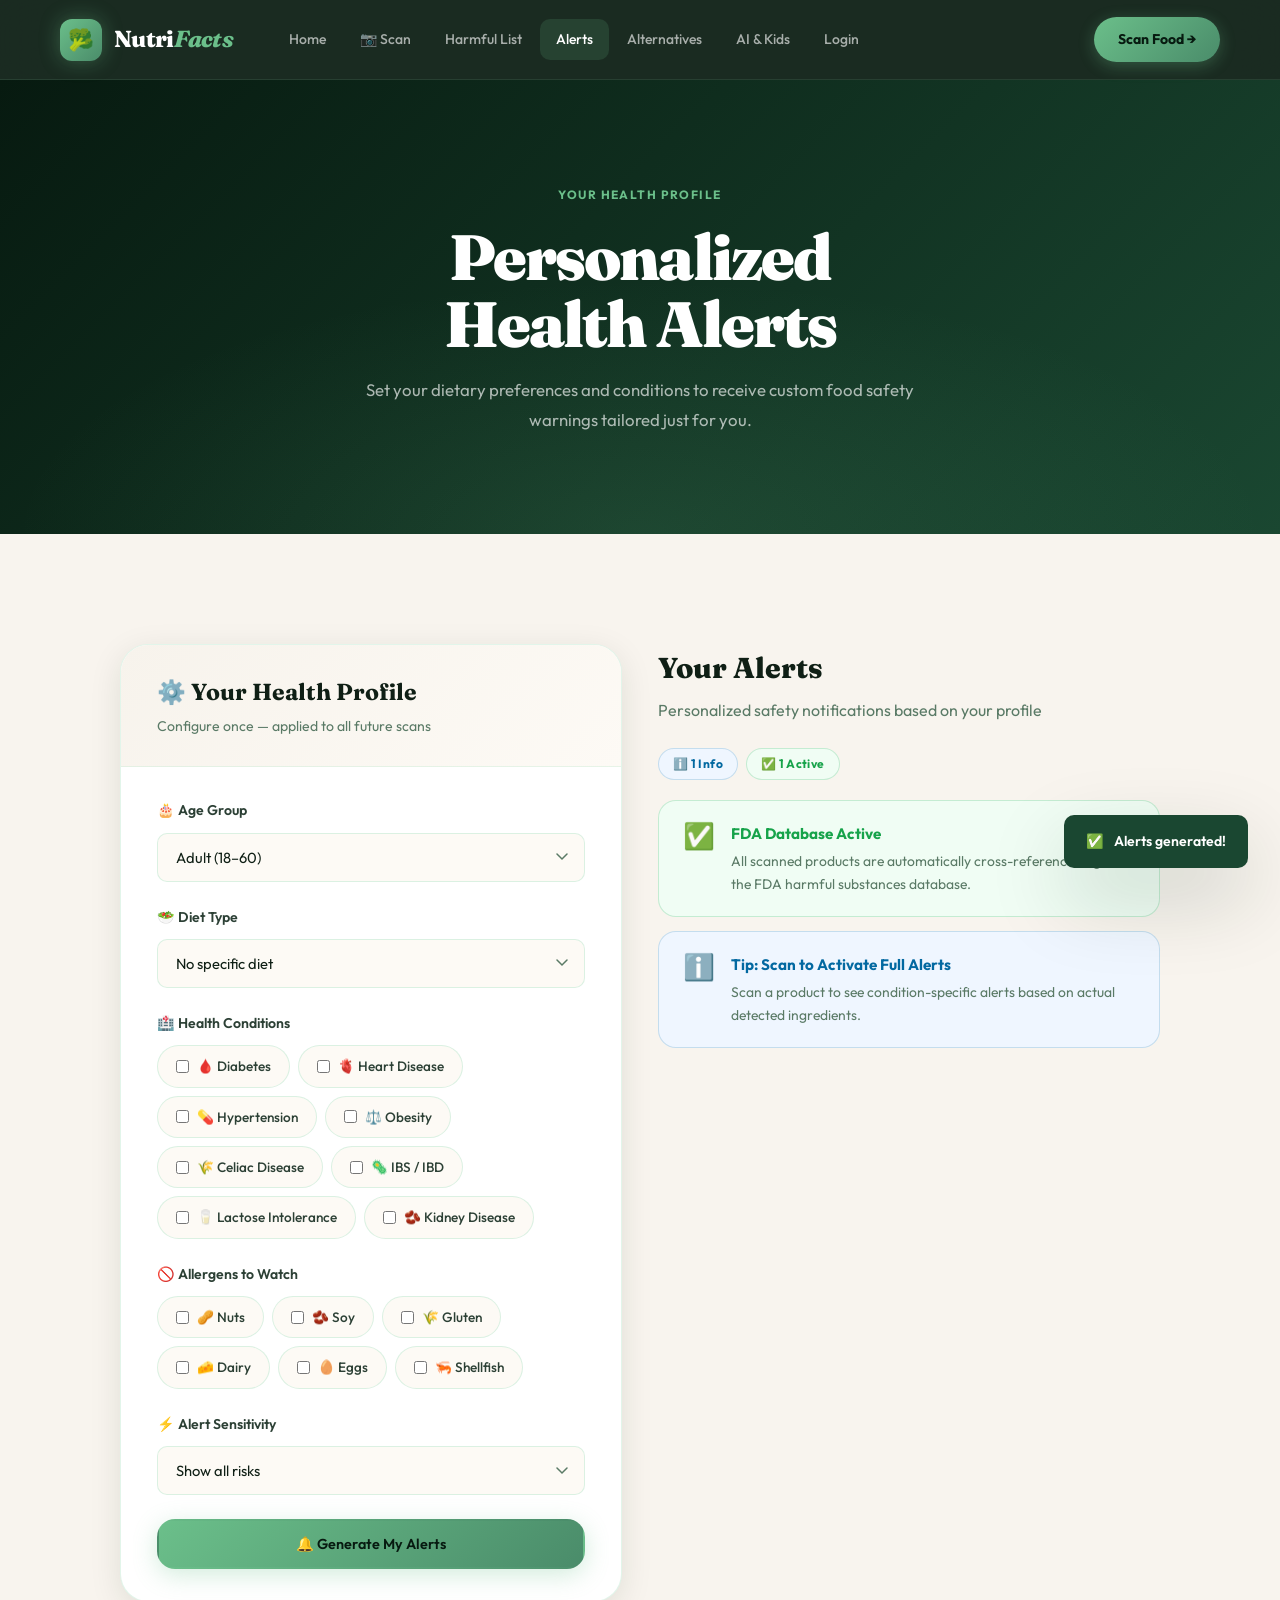
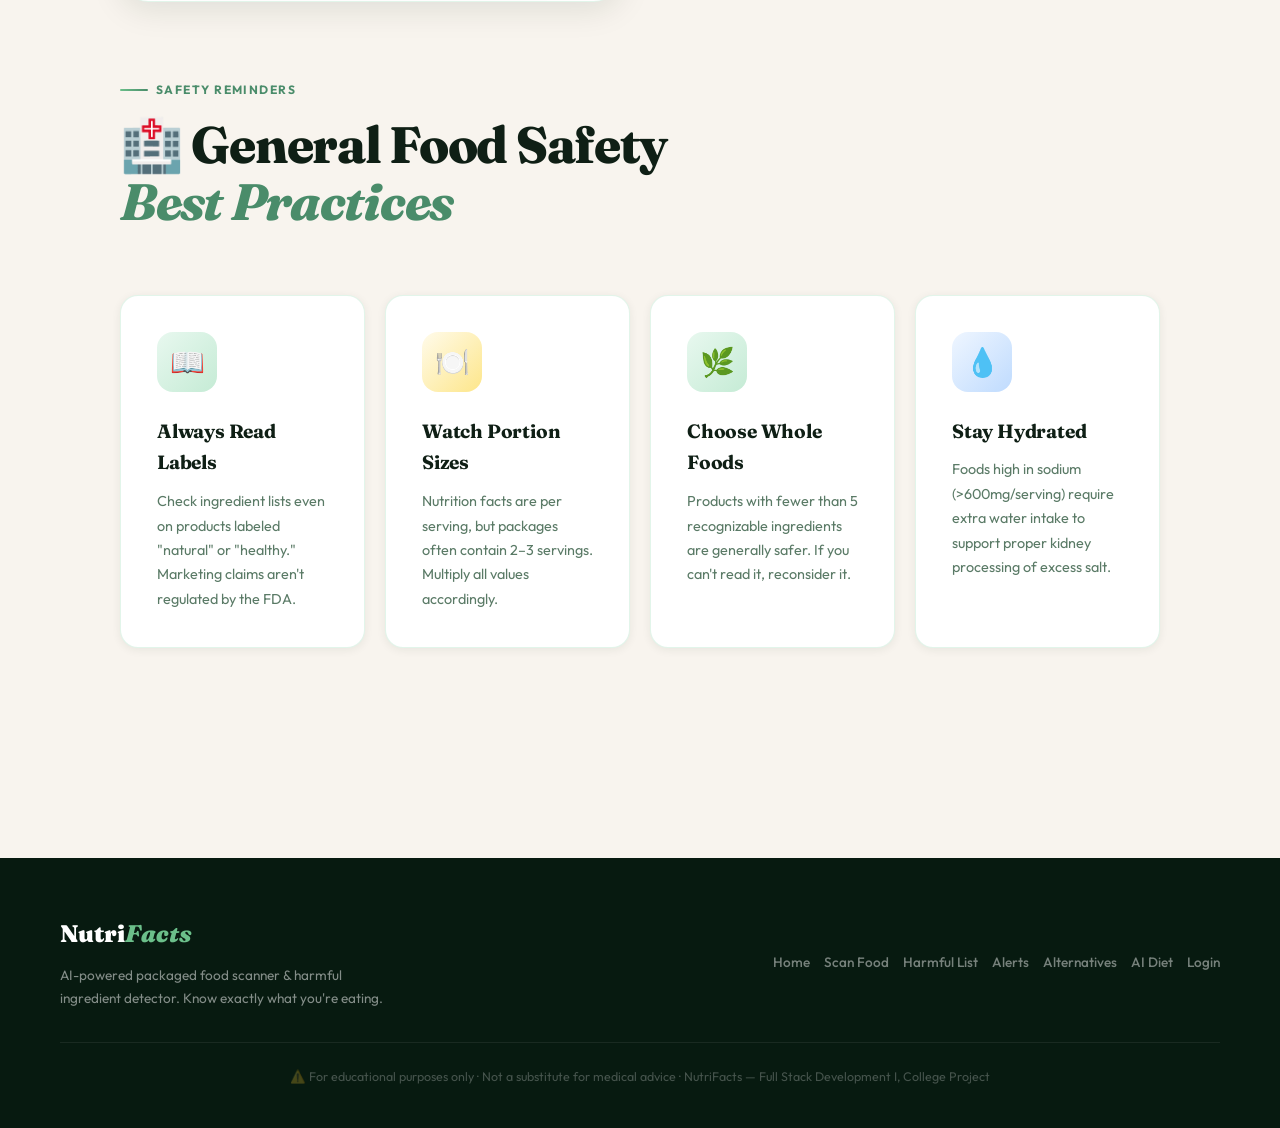
<file: health-alerts.html>
<!doctype html>
<html lang="en">
  <head>
    <meta charset="UTF-8" />
    <meta name="viewport" content="width=device-width, initial-scale=1.0" />
    <title>Personalized Health Alerts – NutriFacts</title>
    <link rel="stylesheet" href="css/style.css" />
  </head>
  <body>
    <div class="page-wrap">
      <div class="page-banner">
        <div class="eyebrow">Your Health Profile</div>
        <h1>Personalized<br />Health Alerts</h1>
        <p>
          Set your dietary preferences and conditions to receive custom food
          safety warnings tailored just for you.
        </p>
      </div>

      <section class="section">
        <div class="container">
          <div
            style="
              display: grid;
              grid-template-columns: 1fr 1fr;
              gap: 36px;
              align-items: start;
            "
          >
            <!-- ─ LEFT: Form ─ -->
            <div>
              <div class="scan-panel">
                <div class="scan-panel-header">
                  <h2>⚙️ Your Health Profile</h2>
                  <p>Configure once — applied to all future scans</p>
                </div>
                <div class="scan-panel-body">
                  <div class="form-group">
                    <label class="form-label">🎂 Age Group</label>
                    <select class="select-field" id="age-group">
                      <option value="child">Child (under 12)</option>
                      <option value="teen">Teen (13–17)</option>
                      <option value="adult" selected>Adult (18–60)</option>
                      <option value="senior">Senior (60+)</option>
                    </select>
                  </div>

                  <div class="form-group">
                    <label class="form-label">🥗 Diet Type</label>
                    <select class="select-field" id="diet-type">
                      <option value="none" selected>No specific diet</option>
                      <option value="vegetarian">Vegetarian</option>
                      <option value="vegan">Vegan</option>
                      <option value="keto">Ketogenic (Low Carb)</option>
                      <option value="diabetic">Diabetic-Friendly</option>
                      <option value="heart">Heart-Healthy</option>
                      <option value="gluten-free">Gluten-Free</option>
                    </select>
                  </div>

                  <div class="form-group">
                    <label class="form-label">🏥 Health Conditions</label>
                    <div class="checkbox-grid">
                      <label class="cbox-pill"
                        ><input type="checkbox" value="diabetes" /> 🩸
                        Diabetes</label
                      >
                      <label class="cbox-pill"
                        ><input type="checkbox" value="heart" /> 🫀 Heart
                        Disease</label
                      >
                      <label class="cbox-pill"
                        ><input type="checkbox" value="hypertension" /> 💊
                        Hypertension</label
                      >
                      <label class="cbox-pill"
                        ><input type="checkbox" value="obesity" /> ⚖️
                        Obesity</label
                      >
                      <label class="cbox-pill"
                        ><input type="checkbox" value="celiac" /> 🌾 Celiac
                        Disease</label
                      >
                      <label class="cbox-pill"
                        ><input type="checkbox" value="ibs" /> 🦠 IBS /
                        IBD</label
                      >
                      <label class="cbox-pill"
                        ><input type="checkbox" value="lactose" /> 🥛 Lactose
                        Intolerance</label
                      >
                      <label class="cbox-pill"
                        ><input type="checkbox" value="kidney" /> 🫘 Kidney
                        Disease</label
                      >
                    </div>
                  </div>

                  <div class="form-group">
                    <label class="form-label">🚫 Allergens to Watch</label>
                    <div class="checkbox-grid">
                      <label class="cbox-pill"
                        ><input type="checkbox" value="nuts" /> 🥜 Nuts</label
                      >
                      <label class="cbox-pill"
                        ><input type="checkbox" value="soy" /> 🫘 Soy</label
                      >
                      <label class="cbox-pill"
                        ><input type="checkbox" value="gluten" /> 🌾
                        Gluten</label
                      >
                      <label class="cbox-pill"
                        ><input type="checkbox" value="dairy" /> 🧀 Dairy</label
                      >
                      <label class="cbox-pill"
                        ><input type="checkbox" value="eggs" /> 🥚 Eggs</label
                      >
                      <label class="cbox-pill"
                        ><input type="checkbox" value="shellfish" /> 🦐
                        Shellfish</label
                      >
                    </div>
                  </div>

                  <div class="form-group">
                    <label class="form-label">⚡ Alert Sensitivity</label>
                    <select class="select-field" id="alert-sens">
                      <option value="all" selected>Show all risks</option>
                      <option value="medium">Medium & High only</option>
                      <option value="high">High risk only</option>
                    </select>
                  </div>

                  <button
                    class="btn btn-primary"
                    style="
                      width: 100%;
                      justify-content: center;
                      border-radius: var(--r-md);
                    "
                    onclick="genAlerts()"
                  >
                    🔔 Generate My Alerts
                  </button>
                </div>
              </div>
            </div>

            <!-- ─ RIGHT: Alerts ─ -->
            <div>
              <h2
                style="
                  font-family: &quot;Fraunces&quot;, serif;
                  font-size: 1.8rem;
                  font-weight: 800;
                  color: var(--text-primary);
                  margin-bottom: 6px;
                "
              >
                Your Alerts
              </h2>
              <p style="color: var(--text-muted); margin-bottom: 24px">
                Personalized safety notifications based on your profile
              </p>

              <div
                id="alert-summary"
                style="
                  display: flex;
                  gap: 8px;
                  flex-wrap: wrap;
                  margin-bottom: 20px;
                "
              ></div>

              <!-- Scan-based -->
              <div id="scan-section" style="display: none; margin-bottom: 28px">
                <div
                  style="
                    font-family: &quot;Fraunces&quot;, serif;
                    font-weight: 700;
                    font-size: 1rem;
                    color: var(--danger);
                    margin-bottom: 14px;
                  "
                >
                  🔍 Alerts From Your Last Scan
                </div>
                <div id="scan-alert-rows"></div>
              </div>

              <div id="general-alert-rows"></div>

              <div
                id="alert-placeholder"
                style="
                  text-align: center;
                  padding: 48px 20px;
                  color: var(--text-muted);
                "
              >
                <div style="font-size: 3.5rem; margin-bottom: 14px">🔔</div>
                <p style="font-size: 0.95rem">
                  Click "Generate My Alerts" to see your personalized health
                  warnings.
                </p>
              </div>
            </div>
          </div>

          <!-- General reminders -->
          <div style="margin-top: 70px">
            <div class="sec-header reveal">
              <div class="sec-eyebrow">Safety Reminders</div>
              <h2>🏥 General Food Safety<br /><em>Best Practices</em></h2>
            </div>
            <div class="cards-grid-4 stagger">
              <div class="feat-card reveal">
                <div class="feat-icon green">📖</div>
                <h3>Always Read Labels</h3>
                <p>
                  Check ingredient lists even on products labeled "natural" or
                  "healthy." Marketing claims aren't regulated by the FDA.
                </p>
              </div>
              <div class="feat-card reveal">
                <div class="feat-icon amber">🍽️</div>
                <h3>Watch Portion Sizes</h3>
                <p>
                  Nutrition facts are per serving, but packages often contain
                  2–3 servings. Multiply all values accordingly.
                </p>
              </div>
              <div class="feat-card reveal">
                <div class="feat-icon green">🌿</div>
                <h3>Choose Whole Foods</h3>
                <p>
                  Products with fewer than 5 recognizable ingredients are
                  generally safer. If you can't read it, reconsider it.
                </p>
              </div>
              <div class="feat-card reveal">
                <div class="feat-icon blue">💧</div>
                <h3>Stay Hydrated</h3>
                <p>
                  Foods high in sodium (>600mg/serving) require extra water
                  intake to support proper kidney processing of excess salt.
                </p>
              </div>
            </div>
          </div>
        </div>
      </section>
    </div>

    <script src="js/main.js"></script>
    <script>
      injectNavbar("health-alerts.html");
      injectFooter();

      function genAlerts() {
        const esc = escapeHTML;
        const age = document.getElementById("age-group").value;
        const diet = document.getElementById("diet-type").value;
        const sens = document.getElementById("alert-sens").value;
        const conds = [
          ...document.querySelectorAll(".checkbox-grid input:checked"),
        ]
          .filter((c) =>
            [
              "diabetes",
              "heart",
              "hypertension",
              "obesity",
              "celiac",
              "ibs",
              "lactose",
              "kidney",
            ].includes(c.value),
          )
          .map((c) => c.value);
        const alls = [
          ...document.querySelectorAll(".checkbox-grid input:checked"),
        ]
          .filter((c) =>
            ["nuts", "soy", "gluten", "dairy", "eggs", "shellfish"].includes(
              c.value,
            ),
          )
          .map((c) => c.value);

        const alerts = buildAlerts(age, diet, conds, alls, sens);
        document.getElementById("alert-placeholder").style.display = "none";

        // Summary
        const counts = {};
        alerts.forEach((a) => (counts[a.type] = (counts[a.type] || 0) + 1));
        document.getElementById("alert-summary").innerHTML = [
          counts.danger
            ? `<span class="badge badge-danger">❌ ${counts.danger} Critical</span>`
            : "",
          counts.warn
            ? `<span class="badge badge-warn">⚠️ ${counts.warn} Caution</span>`
            : "",
          counts.info
            ? `<span class="badge badge-info">ℹ️ ${counts.info} Info</span>`
            : "",
          counts.safe
            ? `<span class="badge badge-safe">✅ ${counts.safe} Active</span>`
            : "",
        ].join("");

        document.getElementById("general-alert-rows").innerHTML = alerts
          .map(
            (a) => `
      <div class="alert-bar ${a.type}">
        <div class="alert-icon">${a.icon}</div>
        <div><div class="alert-title">${a.title}</div><div class="alert-desc">${a.msg}</div></div>
      </div>`,
          )
          .join("");

        // Scan-based
        const r = loadResult();
        if (r?.harmfulIngredients?.length) {
          document.getElementById("scan-section").style.display = "block";
          document.getElementById("scan-alert-rows").innerHTML =
            r.harmfulIngredients
              .map(
                (h) => `
        <div class="alert-bar ${h.severity === "high" ? "danger" : "warn"}">
          <div class="alert-icon">${h.severity === "high" ? "❌" : "⚠️"}</div>
          <div>
            <div class="alert-title">${esc(h.name)} — found in ${esc(r.productName || "Scanned Product")}</div>
            <div class="alert-desc">${esc(h.reason)}${h.fdaNote ? ` <em>FDA: ${esc(h.fdaNote)}</em>` : ""}</div>
          </div>
        </div>`,
              )
              .join("");
        }
        showToast("Alerts generated!", "success");
      }

      function buildAlerts(age, diet, conds, alls, sens) {
        const all = [];
        if (age === "child")
          all.push({
            type: "warn",
            icon: "👶",
            title: "Child Safety Mode Active",
            msg: "Extra protection on. Caffeine, artificial colors, and high sugar will always be flagged in scans.",
          });
        if (age === "senior")
          all.push({
            type: "info",
            icon: "👴",
            title: "Senior Mode Active",
            msg: "Sodium, potassium, and drug-interaction ingredients will be carefully monitored.",
          });
        if (diet === "diabetic")
          all.push({
            type: "danger",
            icon: "🩸",
            title: "Diabetic Alert Mode",
            msg: "All high-sugar, high-GI, and artificial sweetener ingredients flagged. Watch for HFCS, dextrose, maltose.",
          });
        if (diet === "heart")
          all.push({
            type: "danger",
            icon: "🫀",
            title: "Heart Health Mode",
            msg: "Trans fats, saturated fats, and high-sodium ingredients highlighted. Target <1500mg sodium/day.",
          });
        if (diet === "keto")
          all.push({
            type: "warn",
            icon: "🥑",
            title: "Keto Mode Active",
            msg: "High-carb ingredients (sugars, starches, HFCS) flagged to help maintain ketosis.",
          });
        if (diet === "vegan")
          all.push({
            type: "info",
            icon: "🌱",
            title: "Vegan Mode Active",
            msg: "Animal-derived additives (whey, casein, gelatin, carmine, shellac) flagged immediately.",
          });
        if (diet === "gluten-free")
          all.push({
            type: "danger",
            icon: "🌾",
            title: "Gluten-Free Mode",
            msg: "All wheat, barley, rye, malt, and modified food starch flagged — even trace amounts.",
          });
        if (conds.includes("hypertension"))
          all.push({
            type: "danger",
            icon: "💊",
            title: "High BP Warning",
            msg: "Sodium above 400mg per serving triggers an alert. Avoid canned soups, pickled foods, and processed meats.",
          });
        if (conds.includes("ibs"))
          all.push({
            type: "warn",
            icon: "🦠",
            title: "IBS/IBD Alert Mode",
            msg: "Emulsifiers (Polysorbate 80, CMC, Carrageenan), artificial sweeteners, and FODMAPs flagged.",
          });
        if (conds.includes("celiac"))
          all.push({
            type: "danger",
            icon: "⚠️",
            title: "Celiac Disease Mode",
            msg: "Strict gluten monitoring. Even trace wheat, barley, or rye will trigger a critical alert.",
          });
        if (conds.includes("kidney"))
          all.push({
            type: "warn",
            icon: "🫘",
            title: "Kidney Disease Monitoring",
            msg: "High phosphorus, potassium, and sodium additives flagged. Avoid dark colas and phosphoric acid.",
          });
        if (conds.includes("lactose"))
          all.push({
            type: "info",
            icon: "🥛",
            title: "Lactose Intolerance Mode",
            msg: "Dairy-derived ingredients (milk, whey, casein, lactose, butter) highlighted in all scans.",
          });
        if (alls.length > 0)
          all.push({
            type: "danger",
            icon: "🚨",
            title: `Allergen Watch: ${alls.join(", ")}`,
            msg: `Immediate red alert if any of these allergens are detected: ${alls.map((a) => a[0].toUpperCase() + a.slice(1)).join(", ")}.`,
          });
        all.push({
          type: "safe",
          icon: "✅",
          title: "FDA Database Active",
          msg: "All scanned products are automatically cross-referenced against the FDA harmful substances database.",
        });
        all.push({
          type: "info",
          icon: "ℹ️",
          title: "Tip: Scan to Activate Full Alerts",
          msg: "Scan a product to see condition-specific alerts based on actual detected ingredients.",
        });

        if (sens === "high") return all.filter((a) => a.type === "danger");
        if (sens === "medium")
          return all.filter((a) => a.type === "danger" || a.type === "warn");
        return all;
      }

      genAlerts(); // auto-generate on load
    </script>
  </body>
</html>
</file>
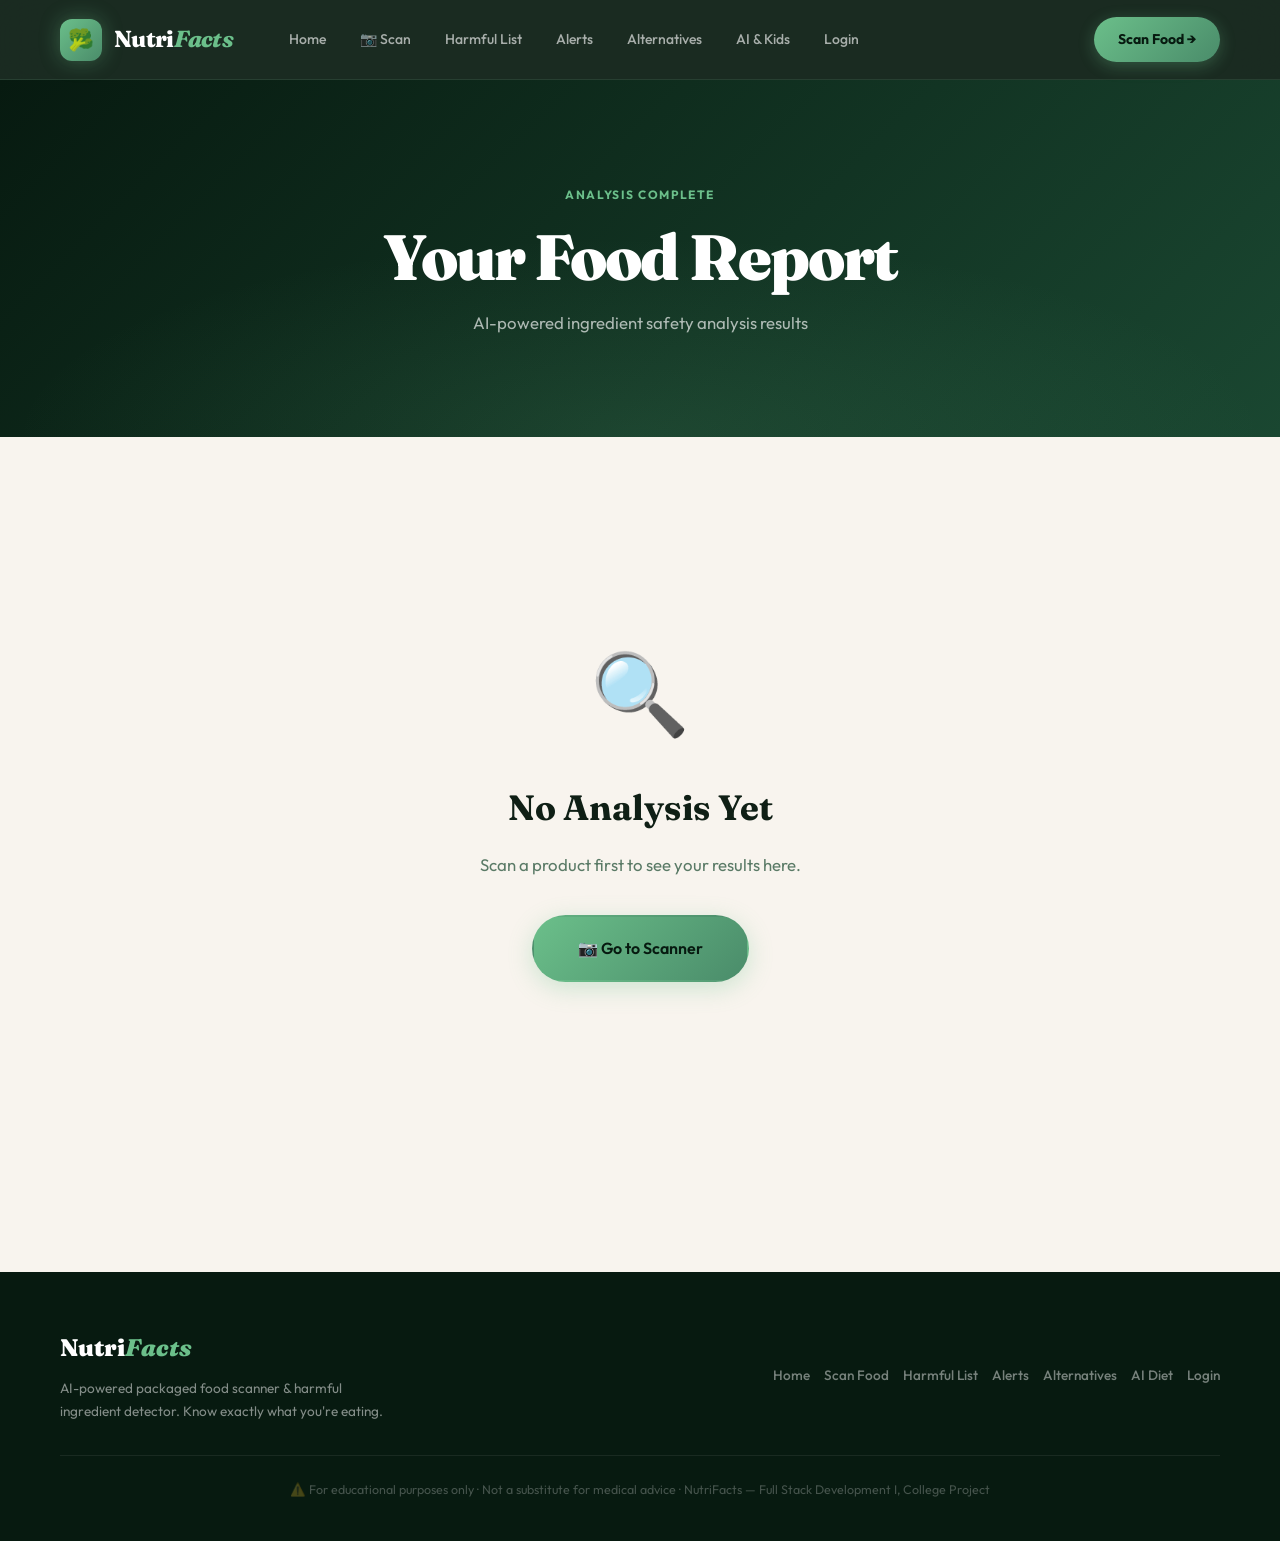
<file: results.html>
<!doctype html>
<html lang="en">
  <head>
    <meta charset="UTF-8" />
    <meta name="viewport" content="width=device-width, initial-scale=1.0" />
    <title>Analysis Results – NutriFacts</title>
    <link rel="stylesheet" href="css/style.css" />
  </head>
  <body>
    <div class="page-wrap">
      <div class="page-banner" id="results-banner">
        <div class="eyebrow">Analysis Complete</div>
        <h1>Your Food Report</h1>
        <p>AI-powered ingredient safety analysis results</p>
      </div>

      <section class="section">
        <div class="container">
          <!-- No result state -->
          <div
            id="no-result"
            style="display: none; text-align: center; padding: 80px 20px"
          >
            <div style="font-size: 5rem; margin-bottom: 20px">🔍</div>
            <h2
              style="
                font-family: &quot;Fraunces&quot;, serif;
                font-size: 2.2rem;
                color: var(--text-primary);
                margin-bottom: 14px;
              "
            >
              No Analysis Yet
            </h2>
            <p
              style="
                color: var(--text-muted);
                margin-bottom: 36px;
                font-size: 1.05rem;
              "
            >
              Scan a product first to see your results here.
            </p>
            <a href="scan.html" class="btn btn-primary btn-lg"
              >📷 Go to Scanner</a
            >
          </div>

          <div id="result-content" style="display: none">
            <!-- Verdict Banner -->
            <div class="verdict-wrap" id="verdict-wrap">
              <div>
                <div class="verdict-name" id="verdict-product-name"></div>
                <div
                  style="
                    display: flex;
                    gap: 10px;
                    flex-wrap: wrap;
                    align-items: center;
                  "
                >
                  <div class="verdict-pill" id="verdict-pill"></div>
                  <span id="verdict-extra-badge"></span>
                </div>
              </div>
              <div style="display: flex; gap: 10px; flex-wrap: wrap">
                <a
                  href="harmful-explanation.html"
                  class="btn btn-sm btn-outline-green"
                  >☣️ Ingredient Details</a
                >
                <a href="alternatives.html" class="btn btn-sm btn-primary"
                  >🥗 Healthier Options</a
                >
              </div>
            </div>

            <!-- Main Results Grid -->
            <div class="results-layout">
              <!-- Sidebar -->
              <div class="results-col-l">
                <!-- Gauge -->
                <div class="card" style="padding: 0">
                  <div style="padding: 28px 20px 0; text-align: center">
                    <div
                      style="
                        font-family: &quot;Fraunces&quot;, serif;
                        font-size: 1rem;
                        font-weight: 700;
                        color: var(--text-primary);
                        margin-bottom: 4px;
                      "
                    >
                      Health Score
                    </div>
                    <div style="font-size: 0.8rem; color: var(--text-muted)">
                      Based on ingredients & nutrition
                    </div>
                  </div>
                  <div class="gauge-outer">
                    <div class="gauge-ring-wrap">
                      <svg viewBox="0 0 180 180">
                        <circle class="g-track" cx="90" cy="90" r="72" />
                        <circle
                          class="g-fill"
                          id="g-fill"
                          cx="90"
                          cy="90"
                          r="72"
                          stroke-dasharray="452.4"
                          stroke-dashoffset="452.4"
                        />
                      </svg>
                      <div class="gauge-center-abs">
                        <div class="g-score-num" id="gauge-num">0</div>
                        <div class="g-score-lbl" id="gauge-lbl">—</div>
                      </div>
                    </div>
                  </div>
                </div>

                <!-- Quick Stats -->
                <div class="card">
                  <div
                    style="
                      font-family: &quot;Fraunces&quot;, serif;
                      font-size: 1rem;
                      font-weight: 700;
                      color: var(--text-primary);
                      margin-bottom: 18px;
                    "
                  >
                    📌 Quick Stats
                  </div>
                  <div id="quick-stats"></div>
                </div>

                <!-- Child Safety -->
                <div class="cs-card" id="cs-card">
                  <div class="cs-card-head">
                    <span style="font-size: 1.8rem">👶</span>
                    <h3>Child Safety</h3>
                  </div>
                  <div id="cs-content"></div>
                </div>
              </div>

              <!-- Main column -->
              <div class="results-col-r">
                <!-- Nutrition -->
                <div class="card">
                  <div
                    style="
                      font-family: &quot;Fraunces&quot;, serif;
                      font-size: 1.1rem;
                      font-weight: 700;
                      color: var(--text-primary);
                      margin-bottom: 22px;
                    "
                  >
                    🥗 Nutrition Overview
                  </div>
                  <div id="nut-bars"></div>
                  <div
                    id="calorie-note"
                    style="
                      margin-top: 16px;
                      font-size: 0.85rem;
                      color: var(--text-muted);
                      background: var(--cream);
                      padding: 12px 16px;
                      border-radius: var(--r-sm);
                      line-height: 1.6;
                    "
                  ></div>
                </div>

                <!-- Harmful -->
                <div class="card" id="harmful-card">
                  <div
                    style="
                      display: flex;
                      align-items: center;
                      justify-content: space-between;
                      margin-bottom: 8px;
                      flex-wrap: wrap;
                      gap: 10px;
                    "
                  >
                    <div
                      style="
                        font-family: &quot;Fraunces&quot;, serif;
                        font-size: 1.1rem;
                        font-weight: 700;
                        color: var(--text-primary);
                      "
                    >
                      ⚠️ Harmful Ingredients
                    </div>
                    <span id="harmful-count-badge"></span>
                  </div>
                  <p
                    style="
                      font-size: 0.85rem;
                      color: var(--text-muted);
                      margin-bottom: 20px;
                    "
                  >
                    Cross-referenced with FDA safety database
                  </p>
                  <div id="harmful-rows"></div>
                </div>

                <!-- Safe -->
                <div class="card">
                  <div
                    style="
                      font-family: &quot;Fraunces&quot;, serif;
                      font-size: 1.1rem;
                      font-weight: 700;
                      color: var(--text-primary);
                      margin-bottom: 18px;
                    "
                  >
                    ✅ Safe Ingredients
                  </div>
                  <div
                    id="safe-tags"
                    style="display: flex; flex-wrap: wrap; gap: 8px"
                  ></div>
                </div>

                <!-- AI Summary -->
                <div
                  class="card"
                  style="
                    background: linear-gradient(
                      135deg,
                      var(--cream),
                      var(--ivory)
                    );
                    border-color: var(--foam);
                  "
                >
                  <div
                    style="
                      display: flex;
                      align-items: center;
                      gap: 12px;
                      margin-bottom: 18px;
                    "
                  >
                    <div
                      style="
                        width: 44px;
                        height: 44px;
                        border-radius: 12px;
                        background: linear-gradient(
                          135deg,
                          var(--forest-mid),
                          var(--forest-soft)
                        );
                        display: flex;
                        align-items: center;
                        justify-content: center;
                        font-size: 1.3rem;
                      "
                    >
                      🤖
                    </div>
                    <div>
                      <div
                        style="
                          font-family: &quot;Fraunces&quot;, serif;
                          font-weight: 700;
                          color: var(--text-primary);
                        "
                      >
                        AI Summary
                      </div>
                      <div style="font-size: 0.78rem; color: var(--text-muted)">
                        Powered by Claude AI
                      </div>
                    </div>
                  </div>
                  <p
                    id="ai-summary"
                    style="
                      color: var(--text-body);
                      line-height: 1.8;
                      font-size: 0.95rem;
                    "
                  ></p>
                  <div
                    style="
                      margin-top: 18px;
                      padding-top: 18px;
                      border-top: 1px solid rgba(197, 235, 213, 0.5);
                    "
                  >
                    <div
                      style="
                        font-size: 0.78rem;
                        font-weight: 700;
                        color: var(--text-muted);
                        text-transform: uppercase;
                        letter-spacing: 0.06em;
                        margin-bottom: 8px;
                      "
                    >
                      Serving Advice
                    </div>
                    <p
                      id="serving-advice"
                      style="
                        font-size: 0.9rem;
                        color: var(--text-muted);
                        line-height: 1.65;
                      "
                    ></p>
                  </div>
                </div>

                <!-- Navigation cards -->
                <div class="cards-grid-2">
                  <a
                    href="harmful-explanation.html"
                    class="feat-card"
                    style="text-align: center; cursor: pointer"
                  >
                    <div style="font-size: 2.5rem; margin-bottom: 14px">☣️</div>
                    <h3>Ingredient Explanations</h3>
                    <p>
                      Detailed science-backed explanations of each harmful
                      additive found.
                    </p>
                  </a>
                  <a
                    href="ai-diet.html"
                    class="feat-card"
                    style="text-align: center; cursor: pointer"
                  >
                    <div style="font-size: 2.5rem; margin-bottom: 14px">🥦</div>
                    <h3>AI Diet Tips</h3>
                    <p>
                      Get personalized nutrition recommendations from our AI
                      assistant.
                    </p>
                  </a>
                </div>
              </div>
            </div>
          </div>
        </div>
      </section>
    </div>

    <script src="js/main.js"></script>
    <script>
      injectNavbar("results.html");
      injectFooter();

      const r = loadResult();
      if (!r) {
        document.getElementById("no-result").style.display = "block";
      } else {
        document.getElementById("result-content").style.display = "block";
        const score = Number.isFinite(Number(r.healthScore))
          ? Math.max(0, Math.min(100, Number(r.healthScore)))
          : 50;
        const lvl = ["safe", "moderate", "risky"].includes(r.riskLevel)
          ? r.riskLevel
          : "moderate";
        const esc = escapeHTML;

        const nutritionLevels = {
          sugar: ["low", "moderate", "high"].includes(r.nutrition?.sugarLevel)
            ? r.nutrition.sugarLevel
            : "moderate",
          fat: ["low", "moderate", "high"].includes(r.nutrition?.fatLevel)
            ? r.nutrition.fatLevel
            : "moderate",
          sodium: ["low", "moderate", "high"].includes(r.nutrition?.sodiumLevel)
            ? r.nutrition.sodiumLevel
            : "moderate",
        };

        // Banner color
        const bannerGrads = {
          safe: "linear-gradient(135deg,#052e16,#166534)",
          moderate: "linear-gradient(135deg,#431407,#92400e)",
          risky: "linear-gradient(135deg,#450a0a,#991b1b)",
        };
        document.getElementById("results-banner").style.background =
          bannerGrads[lvl] || bannerGrads.moderate;

        // Verdict
        document.getElementById("verdict-wrap").className =
          `verdict-wrap ${lvl}`;
        document.getElementById("verdict-product-name").textContent =
          r.productName || "Scanned Product";
        const pillColors = {
          safe: "safe",
          moderate: "moderate",
          risky: "risky",
        };
        document.getElementById("verdict-pill").className =
          `verdict-pill ${pillColors[lvl]}`;
        document.getElementById("verdict-pill").textContent =
          r.overallVerdict || scoreLabel(score);
        document.getElementById("verdict-extra-badge").innerHTML =
          `<span class="badge ${scoreBadgeClass(score)}">${score}/100</span>`;

        // Gauge
        const circ = 452.4;
        const offset = circ - (score / 100) * circ;
        const gFill = document.getElementById("g-fill");
        gFill.className = `g-fill ${scoreLevel(score)}`;
        setTimeout(() => {
          gFill.style.strokeDashoffset = offset;
        }, 300);
        setTimeout(
          () => animateCount(document.getElementById("gauge-num"), score, 1500),
          300,
        );
        document.getElementById("gauge-lbl").textContent =
          lvl === "safe"
            ? "✅ Safe"
            : lvl === "moderate"
              ? "⚠️ Moderate"
              : "❌ Risky";

        // Quick stats
        const harmful = r.harmfulIngredients || [];
        const safe = r.safeIngredients || [];
        document.getElementById("quick-stats").innerHTML = [
          [
            "Harmful Found",
            `<span class="badge badge-danger">${harmful.length}</span>`,
          ],
          [
            "Safe Ingredients",
            `<span class="badge badge-safe">${safe.length}</span>`,
          ],
          [
            "Sugar Level",
            `<span class="badge ${nutritionLevels.sugar === "high" ? "badge-danger" : nutritionLevels.sugar === "moderate" ? "badge-warn" : "badge-safe"}">${esc(nutritionLevels.sugar)}</span>`,
          ],
          [
            "Fat Level",
            `<span class="badge ${nutritionLevels.fat === "high" ? "badge-danger" : nutritionLevels.fat === "moderate" ? "badge-warn" : "badge-safe"}">${esc(nutritionLevels.fat)}</span>`,
          ],
          [
            "Sodium Level",
            `<span class="badge ${nutritionLevels.sodium === "high" ? "badge-danger" : nutritionLevels.sodium === "moderate" ? "badge-warn" : "badge-safe"}">${esc(nutritionLevels.sodium)}</span>`,
          ],
        ]
          .map(
            ([n, v]) => `
      <div class="ing-row">
        <div class="ing-name">${n}</div>
        <div>${v}</div>
      </div>`,
          )
          .join("");

        // Nutrition bars
        const lvMap = { low: 22, moderate: 55, high: 88 };
        const barCls = (l) =>
          l === "high" ? "high" : l === "moderate" ? "medium" : "low";
        document.getElementById("nut-bars").innerHTML = [
          "sugar",
          "fat",
          "sodium",
        ]
          .map((n) => {
            const level = nutritionLevels[n];
            const val = lvMap[level] || 50;
            return `<div class="nut-bar">
        <div class="nut-bar-top">
          <span class="nut-bar-name" style="text-transform:capitalize;">${n}</span>
          <span class="nut-bar-val">${esc(level)}</span>
        </div>
        <div class="bar-track">
          <div class="bar-fill ${barCls(level)}" style="width:0" data-w="${val}%"></div>
        </div>
      </div>`;
          })
          .join("");
        document.getElementById("calorie-note").textContent =
          "📌 " +
          (r.nutrition?.calorieNote || "Monitor your portion sizes carefully.");
        setTimeout(() => {
          document
            .querySelectorAll(".bar-fill[data-w]")
            .forEach((b) => (b.style.width = b.dataset.w));
        }, 350);

        // Harmful rows
        const sIcon = { high: "❌", medium: "⚠️", low: "🟡" };
        document.getElementById("harmful-count-badge").innerHTML =
          `<span class="badge ${harmful.length > 0 ? "badge-danger" : "badge-safe"}">${harmful.length} found</span>`;
        if (harmful.length === 0) {
          document.getElementById("harmful-card").innerHTML =
            `<div style="text-align:center;padding:32px;">
        <div style="font-size:3rem;margin-bottom:14px;">✅</div>
        <div style="font-family:'Fraunces',serif;font-size:1.4rem;font-weight:800;color:var(--safe);">No Harmful Ingredients Found!</div>
        <p style="color:var(--text-muted);margin-top:8px;">Great news — this product looks relatively clean.</p>
      </div>`;
        } else {
          document.getElementById("harmful-rows").innerHTML = harmful
            .map(
              (h) => `
        <div class="ing-row">
          <div style="flex:1;">
            <div class="ing-name">${sIcon[h.severity] || "⚠️"} ${esc(h.name)}</div>
            <div class="ing-sub">${esc(h.reason)}</div>
            ${h.fdaNote ? `<div class="ing-fda">🇺🇸 ${esc(h.fdaNote)}</div>` : ""}
          </div>
          <span class="badge ${h.severity === "high" ? "badge-danger" : h.severity === "medium" ? "badge-warn" : "badge-info"}" style="flex-shrink:0;">${esc(h.severity || "medium")}</span>
        </div>`,
            )
            .join("");
        }

        // Safe tags
        document.getElementById("safe-tags").innerHTML = safe.length
          ? safe
              .map((s) => `<span class="badge badge-safe">✅ ${esc(s)}</span>`)
              .join("")
          : '<span style="color:var(--text-muted);font-size:0.88rem;">None specifically identified</span>';

        // AI summary
        document.getElementById("ai-summary").textContent = r.summary || "";
        document.getElementById("serving-advice").textContent =
          r.servingAdvice || "";

        // Child safety
        const cs = r.childSafety || {};
        const csStatus = ["safe", "caution", "unsafe"].includes(cs.status)
          ? cs.status
          : "caution";
        const csI = { safe: "✅", caution: "⚠️", unsafe: "❌" };
        const csC = {
          safe: "#166534",
          caution: "#92400e",
          unsafe: "var(--danger)",
        };
        document.getElementById("cs-content").innerHTML = `
      <div class="cs-item">
        <div class="cs-item-icon">${csI[csStatus] || "⚠️"}</div>
        <div class="cs-item-text"><strong style="color:${csC[csStatus] || "#92400e"}">Status: ${esc(csStatus.toUpperCase())}</strong><br>${esc(cs.reason)}</div>
      </div>
      ${cs.ageWarning ? `<div class="cs-item"><div class="cs-item-icon">📋</div><div class="cs-item-text">${esc(cs.ageWarning)}</div></div>` : ""}
    `;
      }
    </script>
  </body>
</html>
</file>
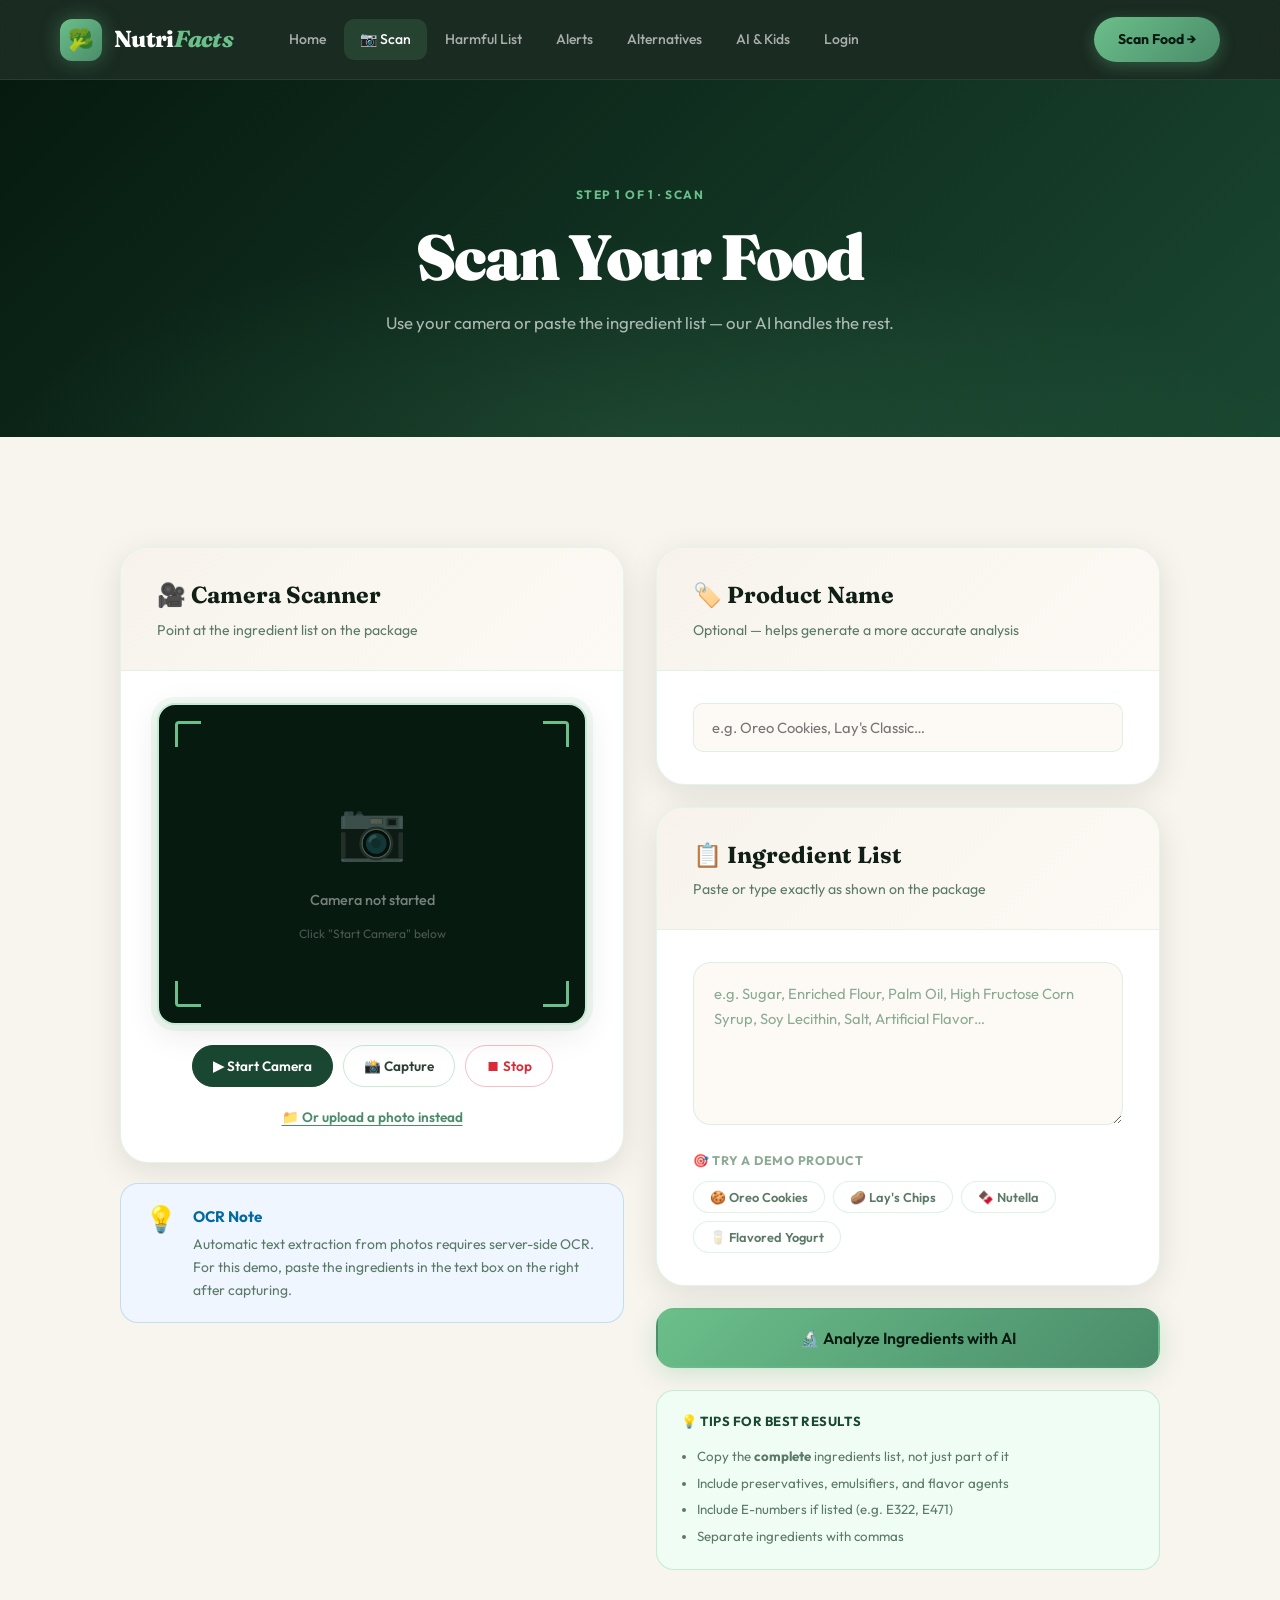
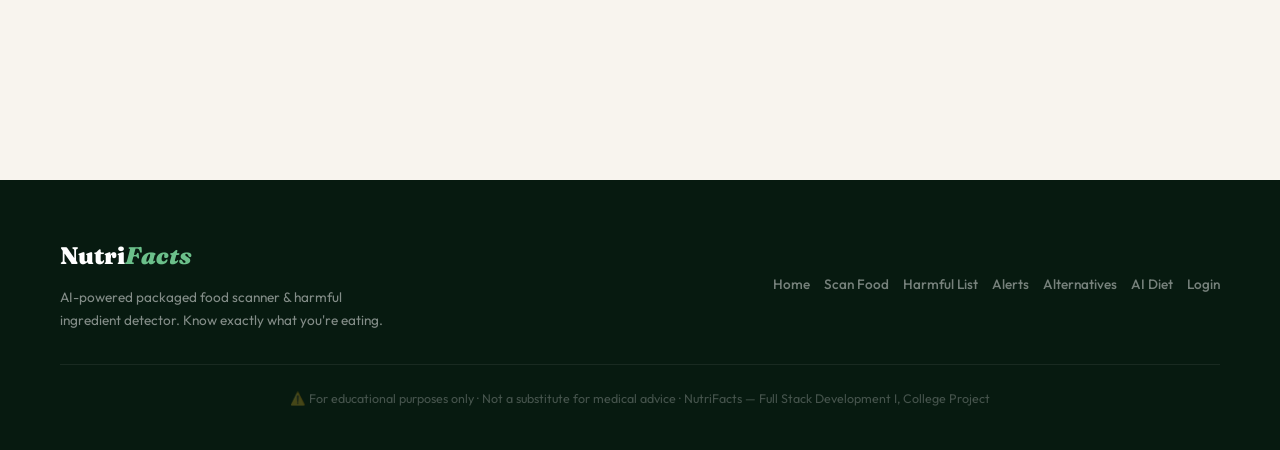
<file: scan.html>
<!DOCTYPE html>
<html lang="en">
<head>
  <meta charset="UTF-8"/>
  <meta name="viewport" content="width=device-width, initial-scale=1.0"/>
  <title>Scan Food – NutriFacts</title>
  <link rel="stylesheet" href="css/style.css"/>
</head>
<body>

<!-- Analyzing overlay -->
<div class="analyzing-wrap" id="analyzing-overlay">
  <div class="spin-ring"></div>
  <h3>🔬 Analyzing Ingredients</h3>
  <p id="analyzing-msg">Preparing analysis engine…</p>
  <div class="analyzing-dots"><span></span><span></span><span></span></div>
</div>

<div class="page-wrap">
  <div class="page-banner">
    <div class="eyebrow">Step 1 of 1 · Scan</div>
    <h1>Scan Your Food</h1>
    <p>Use your camera or paste the ingredient list — our AI handles the rest.</p>
  </div>

  <section class="section">
    <div class="container">
      <div style="display:grid;grid-template-columns:1fr 1fr;gap:32px;align-items:start;">

        <!-- ─ LEFT: Camera ─ -->
        <div>
          <div class="scan-panel">
            <div class="scan-panel-header">
              <h2>🎥 Camera Scanner</h2>
              <p>Point at the ingredient list on the package</p>
            </div>
            <div class="scan-panel-body">
              <div class="camera-stage">
                <video id="camera-feed" autoplay playsinline></video>
                <canvas id="camera-canvas"></canvas>
                <div class="cam-overlay">
                  <div class="cam-corners">
                    <div class="cc cc-tl"></div><div class="cc cc-tr"></div>
                    <div class="cc cc-bl"></div><div class="cc cc-br"></div>
                  </div>
                  <div class="scan-line-anim" id="scan-line-el"></div>
                </div>
                <div class="cam-placeholder" id="cam-placeholder">
                  <div class="cam-icon">📷</div>
                  <div class="cam-text">Camera not started</div>
                  <div class="cam-sub">Click "Start Camera" below</div>
                </div>
              </div>
              <div class="scan-btns">
                <button class="scan-btn scan-btn-start" onclick="startCamera()">▶ Start Camera</button>
                <button class="scan-btn scan-btn-cap" onclick="capturePhoto()">📸 Capture</button>
                <button class="scan-btn scan-btn-stop" onclick="stopCamera()">⏹ Stop</button>
              </div>
              <div style="text-align:center;margin-top:16px;">
                <label for="img-upload" style="cursor:pointer;color:var(--sage);font-size:0.85rem;font-weight:600;text-decoration:underline;text-underline-offset:3px;">
                  📁 Or upload a photo instead
                </label>
                <input type="file" id="img-upload" accept="image/*" style="display:none;" onchange="handleUpload(this.files[0])">
              </div>
            </div>
          </div>

          <!-- Tip card -->
          <div class="alert-bar info" style="margin-top:20px;">
            <div class="alert-icon">💡</div>
            <div>
              <div class="alert-title">OCR Note</div>
              <div class="alert-desc">Automatic text extraction from photos requires server-side OCR. For this demo, paste the ingredients in the text box on the right after capturing.</div>
            </div>
          </div>
        </div>

        <!-- ─ RIGHT: Input ─ -->
        <div style="display:flex;flex-direction:column;gap:22px;">

          <!-- Product name -->
          <div class="scan-panel">
            <div class="scan-panel-header">
              <h2>🏷️ Product Name</h2>
              <p>Optional — helps generate a more accurate analysis</p>
            </div>
            <div class="scan-panel-body">
              <input class="input-field" type="text" id="product-name" placeholder="e.g. Oreo Cookies, Lay's Classic…">
            </div>
          </div>

          <!-- Ingredient text -->
          <div class="scan-panel">
            <div class="scan-panel-header">
              <h2>📋 Ingredient List</h2>
              <p>Paste or type exactly as shown on the package</p>
            </div>
            <div class="scan-panel-body">
              <textarea class="text-field" id="ingredient-text" rows="5"
                placeholder="e.g. Sugar, Enriched Flour, Palm Oil, High Fructose Corn Syrup, Soy Lecithin, Salt, Artificial Flavor…"></textarea>
              <div style="margin-top:18px;">
                <p style="font-size:0.78rem;font-weight:700;color:var(--text-faint);letter-spacing:.06em;text-transform:uppercase;margin-bottom:10px;">🎯 Try a demo product</p>
                <div class="chip-row">
                  <button class="chip" onclick="fillDemo('oreo')">🍪 Oreo Cookies</button>
                  <button class="chip" onclick="fillDemo('lays')">🥔 Lay's Chips</button>
                  <button class="chip" onclick="fillDemo('nutella')">🍫 Nutella</button>
                  <button class="chip" onclick="fillDemo('yogurt')">🥛 Flavored Yogurt</button>
                </div>
              </div>
            </div>
          </div>

          <!-- Analyze button -->
          <button class="btn btn-primary btn-lg" style="width:100%;justify-content:center;border-radius:var(--r-md);" onclick="startAnalysis()">
            🔬 Analyze Ingredients with AI
          </button>

          <!-- Tips -->
          <div style="background:var(--safe-bg);border-radius:var(--r-md);padding:20px 24px;border:1px solid var(--safe-border);">
            <p style="font-size:0.82rem;font-weight:700;color:var(--forest-mid);margin-bottom:10px;letter-spacing:.04em;">💡 TIPS FOR BEST RESULTS</p>
            <ul style="font-size:0.83rem;color:var(--text-muted);padding-left:16px;line-height:2;list-style:disc;">
              <li>Copy the <strong>complete</strong> ingredients list, not just part of it</li>
              <li>Include preservatives, emulsifiers, and flavor agents</li>
              <li>Include E-numbers if listed (e.g. E322, E471)</li>
              <li>Separate ingredients with commas</li>
            </ul>
          </div>
        </div>

      </div>

      <!-- Previous result -->
      <div id="prev-result-section" style="margin-top:48px;display:none;">
        <h3 style="font-family:'Fraunces',serif;font-size:1.3rem;font-weight:700;color:var(--text-primary);margin-bottom:18px;">📜 Last Analysis</h3>
        <div style="background:var(--surface);border-radius:var(--r-md);padding:24px 28px;border:1px solid rgba(197,235,213,.5);box-shadow:var(--shadow-sm);display:flex;align-items:center;justify-content:space-between;gap:16px;flex-wrap:wrap;">
          <div>
            <div id="prev-name" style="font-family:'Fraunces',serif;font-size:1.1rem;font-weight:700;color:var(--text-primary);margin-bottom:6px;"></div>
            <div id="prev-badge"></div>
            <p id="prev-summary" style="font-size:0.85rem;color:var(--text-muted);margin-top:6px;max-width:520px;line-height:1.6;"></p>
          </div>
          <a href="results.html" class="btn btn-forest btn-sm">View Results →</a>
        </div>
      </div>
    </div>
  </section>
</div>

<script src="js/main.js"></script>
<script src="js/scanner.js"></script>
<script>
  injectNavbar('scan.html');
  injectFooter();

  function fillDemo(type) {
    const p = demoProducts[type];
    if (!p) return;
    document.getElementById('product-name').value = p.name;
    document.getElementById('ingredient-text').value = p.ingredients;
    showToast(`Loaded: ${p.name}`,'success');
  }

  // Show previous result
  const prev = loadResult();
  if (prev) {
    document.getElementById('prev-result-section').style.display = 'block';
    document.getElementById('prev-name').textContent = prev.productName || 'Unknown Product';
    document.getElementById('prev-badge').innerHTML = `<span class="badge ${scoreBadgeClass(prev.healthScore)}">${scoreLabel(prev.healthScore)}</span>`;
    document.getElementById('prev-summary').textContent = prev.summary || '';
  }
</script>
</body>
</html>
</file>
<file: css/style.css>
/* ═══════════════════════════════════════════════════
   NutriFacts v2 — Editorial Luxury Design System
   Fonts: Fraunces (display) + Outfit (body)
   Theme: Deep Forest · Warm Ivory · Amber Gold
   ═══════════════════════════════════════════════════ */

@import url("https://fonts.googleapis.com/css2?family=Fraunces:ital,opsz,wght@0,9..144,300;0,9..144,600;0,9..144,700;0,9..144,800;0,9..144,900;1,9..144,400;1,9..144,700&family=Outfit:wght@300;400;500;600;700;800&display=swap");

/* ── TOKENS ─────────────────────────────────────── */
:root {
  /* Brand Palette */
  --forest: #0d2818;
  --forest-deep: #071a10;
  --forest-mid: #1a4731;
  --forest-soft: #265c3e;
  --sage: #4a8c6a;
  --mint: #6bbf8a;
  --glow: #8fd4a8;
  --foam: #c5ebd5;
  --cream: #f7f3ec;
  --ivory: #fdfaf5;
  --gold: #c8902a;
  --gold-light: #e8b84b;
  --amber: #f0c060;

  /* Semantic */
  --bg: #f8f4ee;
  --bg-alt: #f1ece3;
  --surface: #ffffff;
  --surface-tint: rgba(255, 255, 255, 0.72);
  --text-primary: #0f1f15;
  --text-body: #2c4035;
  --text-muted: #5a7a66;
  --text-faint: #8aaa94;

  /* Status */
  --danger: #d92b3a;
  --danger-bg: #fdf0f1;
  --danger-border: rgba(217, 43, 58, 0.18);
  --warn: #d97706;
  --warn-bg: #fffbeb;
  --warn-border: rgba(217, 119, 6, 0.2);
  --safe: #16a34a;
  --safe-bg: #f0fdf4;
  --safe-border: rgba(22, 163, 74, 0.2);
  --info: #0369a1;
  --info-bg: #eff6ff;
  --info-border: rgba(3, 105, 161, 0.18);

  /* Structure */
  --nav-h: 80px;
  --r-sm: 10px;
  --r-md: 18px;
  --r-lg: 28px;
  --r-xl: 40px;
  --shadow-sm: 0 2px 10px rgba(13, 40, 24, 0.07);
  --shadow-md: 0 8px 32px rgba(13, 40, 24, 0.1);
  --shadow-lg: 0 20px 60px rgba(13, 40, 24, 0.14);
  --shadow-xl: 0 30px 80px rgba(13, 40, 24, 0.18);
  --ease: cubic-bezier(0.4, 0, 0.2, 1);
  --spring: cubic-bezier(0.34, 1.56, 0.64, 1);
  --t: 0.3s;
}

/* ── RESET & BASE ───────────────────────────────── */
*,
*::before,
*::after {
  box-sizing: border-box;
  margin: 0;
  padding: 0;
}
html {
  scroll-behavior: smooth;
  font-size: 16px;
}
body {
  font-family: "Outfit", sans-serif;
  background: var(--bg);
  color: var(--text-body);
  line-height: 1.65;
  min-height: 100vh;
  overflow-x: hidden;
  -webkit-font-smoothing: antialiased;
}
a {
  text-decoration: none;
  color: inherit;
}
img {
  max-width: 100%;
  display: block;
}
ul,
ol {
  list-style: none;
}
button,
input,
textarea,
select {
  font-family: inherit;
}
button {
  cursor: pointer;
}

/* Custom scrollbar */
::-webkit-scrollbar {
  width: 6px;
}
::-webkit-scrollbar-track {
  background: var(--bg-alt);
}
::-webkit-scrollbar-thumb {
  background: var(--foam);
  border-radius: 20px;
}
::-webkit-scrollbar-thumb:hover {
  background: var(--mint);
}

/* ── TYPOGRAPHY SYSTEM ──────────────────────────── */
.display-xl {
  font-family: "Fraunces", serif;
  font-size: clamp(3.2rem, 8vw, 6.5rem);
  font-weight: 900;
  line-height: 1;
  letter-spacing: -0.03em;
}
.display-lg {
  font-family: "Fraunces", serif;
  font-size: clamp(2.4rem, 5vw, 4rem);
  font-weight: 800;
  line-height: 1.1;
  letter-spacing: -0.025em;
}
.display-md {
  font-family: "Fraunces", serif;
  font-size: clamp(1.8rem, 3.5vw, 2.8rem);
  font-weight: 700;
  line-height: 1.15;
  letter-spacing: -0.02em;
}
.display-sm {
  font-family: "Fraunces", serif;
  font-size: clamp(1.3rem, 2.5vw, 1.8rem);
  font-weight: 700;
  line-height: 1.25;
}
.body-xl {
  font-size: 1.2rem;
  font-weight: 400;
  line-height: 1.75;
}
.body-lg {
  font-size: 1.05rem;
  font-weight: 400;
  line-height: 1.7;
}
.body-md {
  font-size: 0.95rem;
  font-weight: 400;
  line-height: 1.65;
}
.body-sm {
  font-size: 0.85rem;
  font-weight: 400;
  line-height: 1.6;
}
.label {
  font-size: 0.72rem;
  font-weight: 700;
  letter-spacing: 0.12em;
  text-transform: uppercase;
}
.italic-serif {
  font-family: "Fraunces", serif;
  font-style: italic;
}

/* ── NAVIGATION ─────────────────────────────────── */
.navbar {
  position: fixed;
  top: 0;
  left: 0;
  right: 0;
  z-index: 1000;
  height: var(--nav-h);
  background: rgba(7, 26, 16, 0.92);
  backdrop-filter: blur(20px) saturate(180%);
  -webkit-backdrop-filter: blur(20px) saturate(180%);
  border-bottom: 1px solid rgba(139, 212, 168, 0.12);
  display: flex;
  align-items: center;
  padding: 0 clamp(20px, 5vw, 60px);
  gap: 40px;
}
.nav-logo {
  display: flex;
  align-items: center;
  gap: 12px;
  flex-shrink: 0;
}
.nav-logo-mark {
  width: 42px;
  height: 42px;
  border-radius: 12px;
  background: linear-gradient(135deg, var(--mint), var(--sage));
  display: flex;
  align-items: center;
  justify-content: center;
  font-size: 1.3rem;
  box-shadow: 0 0 20px rgba(107, 191, 138, 0.35);
}
.nav-logo-text {
  font-family: "Fraunces", serif;
  font-size: 1.45rem;
  font-weight: 800;
  color: #fff;
  letter-spacing: -0.03em;
}
.nav-logo-text em {
  color: var(--mint);
  font-style: italic;
}
.nav-links {
  display: flex;
  align-items: center;
  gap: 2px;
  flex: 1;
}
.nav-link {
  color: rgba(255, 255, 255, 0.62);
  font-size: 0.875rem;
  font-weight: 500;
  padding: 9px 16px;
  border-radius: var(--r-sm);
  transition: all var(--t) var(--ease);
  white-space: nowrap;
}
.nav-link:hover {
  color: #fff;
  background: rgba(255, 255, 255, 0.09);
}
.nav-link.active {
  color: #fff;
  background: rgba(107, 191, 138, 0.15);
}
.nav-scan-btn {
  margin-left: auto;
  flex-shrink: 0;
  background: linear-gradient(135deg, var(--mint), var(--sage));
  color: var(--forest-deep);
  font-weight: 700;
  font-size: 0.875rem;
  padding: 11px 24px;
  border-radius: 50px;
  border: none;
  box-shadow: 0 4px 16px rgba(107, 191, 138, 0.3);
  transition: all var(--t) var(--spring);
  white-space: nowrap;
}
.nav-scan-btn:hover {
  transform: translateY(-2px) scale(1.02);
  box-shadow: 0 8px 28px rgba(107, 191, 138, 0.45);
}
.hamburger {
  display: none;
  flex-direction: column;
  gap: 5px;
  background: none;
  border: none;
  margin-left: auto;
}
.hamburger span {
  display: block;
  width: 22px;
  height: 2px;
  background: #fff;
  border-radius: 2px;
  transition: var(--t);
}
@media (max-width: 960px) {
  .hamburger {
    display: flex;
  }
  .nav-scan-btn {
    display: none;
  }
  .nav-links {
    display: none;
    position: absolute;
    top: var(--nav-h);
    left: 0;
    right: 0;
    background: var(--forest-deep);
    flex-direction: column;
    align-items: stretch;
    padding: 16px 20px 24px;
    border-bottom: 1px solid rgba(255, 255, 255, 0.08);
    gap: 4px;
    max-height: calc(100vh - var(--nav-h));
    overflow-y: auto;
    box-shadow: 0 16px 40px rgba(0, 0, 0, 0.25);
  }
  .nav-links.open {
    display: flex;
  }
  .nav-link {
    padding: 12px 16px;
  }
}

/* ── LAYOUT PRIMITIVES ──────────────────────────── */
.page-wrap {
  padding-top: var(--nav-h);
  min-height: 100vh;
}
.container {
  max-width: 1160px;
  margin: 0 auto;
  padding: 0 clamp(20px, 5vw, 60px);
}
.container-sm {
  max-width: 840px;
  margin: 0 auto;
  padding: 0 clamp(20px, 4vw, 40px);
}
.section {
  padding: clamp(70px, 10vw, 110px) clamp(20px, 5vw, 60px);
}
.section-sm {
  padding: clamp(50px, 7vw, 80px) clamp(20px, 5vw, 60px);
}

/* ── HERO ─────────────────────────────────────────── */
.hero {
  min-height: 92vh;
  background: var(--forest-deep);
  display: flex;
  align-items: center;
  position: relative;
  overflow: hidden;
  padding: 100px clamp(20px, 5vw, 60px) 80px;
}
.hero-bg-blobs {
  position: absolute;
  inset: 0;
  pointer-events: none;
  overflow: hidden;
}
.blob {
  position: absolute;
  border-radius: 50%;
  filter: blur(80px);
  opacity: 0.18;
  animation: blobFloat 12s ease-in-out infinite;
}
.blob-1 {
  width: 700px;
  height: 700px;
  background: var(--forest-soft);
  top: -200px;
  right: -150px;
  animation-delay: 0s;
}
.blob-2 {
  width: 500px;
  height: 500px;
  background: var(--sage);
  bottom: -100px;
  left: -80px;
  animation-delay: 4s;
}
.blob-3 {
  width: 350px;
  height: 350px;
  background: var(--mint);
  top: 30%;
  left: 35%;
  animation-delay: 8s;
  opacity: 0.1;
}
.hero-grid {
  max-width: 1160px;
  margin: 0 auto;
  width: 100%;
  display: grid;
  grid-template-columns: 1fr 460px;
  gap: 60px;
  align-items: center;
  position: relative;
  z-index: 1;
}
.hero-eyebrow {
  display: inline-flex;
  align-items: center;
  gap: 10px;
  background: rgba(107, 191, 138, 0.12);
  border: 1px solid rgba(107, 191, 138, 0.25);
  padding: 8px 20px;
  border-radius: 50px;
  color: var(--glow);
  font-size: 0.8rem;
  font-weight: 600;
  letter-spacing: 0.08em;
  text-transform: uppercase;
  margin-bottom: 32px;
  animation: fadeUp 0.6s var(--ease) both;
}
.hero-eyebrow .dot {
  width: 7px;
  height: 7px;
  border-radius: 50%;
  background: var(--mint);
  animation: pulse 2s infinite;
}
.hero h1 {
  font-family: "Fraunces", serif;
  font-size: clamp(3rem, 7vw, 5.8rem);
  font-weight: 900;
  line-height: 0.98;
  letter-spacing: -0.04em;
  color: #fff;
  margin-bottom: 28px;
  animation: fadeUp 0.7s var(--ease) 0.1s both;
}
.hero h1 .ital {
  font-style: italic;
  color: var(--mint);
}
.hero h1 .thin {
  font-weight: 300;
  color: rgba(255, 255, 255, 0.55);
}
.hero-desc {
  color: rgba(255, 255, 255, 0.62);
  font-size: 1.1rem;
  line-height: 1.8;
  max-width: 520px;
  margin-bottom: 48px;
  animation: fadeUp 0.7s var(--ease) 0.2s both;
}
.hero-actions {
  display: flex;
  gap: 16px;
  flex-wrap: wrap;
  animation: fadeUp 0.7s var(--ease) 0.3s both;
}
.hero-stats {
  display: flex;
  gap: 32px;
  margin-top: 64px;
  animation: fadeUp 0.7s var(--ease) 0.4s both;
}
.hero-stat .num {
  font-family: "Fraunces", serif;
  font-size: 2rem;
  font-weight: 800;
  color: #fff;
  line-height: 1;
  margin-bottom: 4px;
}
.hero-stat .lbl {
  font-size: 0.78rem;
  color: rgba(255, 255, 255, 0.45);
  font-weight: 500;
}

/* Hero Card (right side) */
.hero-card {
  background: rgba(255, 255, 255, 0.05);
  border: 1px solid rgba(255, 255, 255, 0.1);
  border-radius: var(--r-lg);
  padding: 36px;
  backdrop-filter: blur(20px);
  animation: fadeUp 0.8s var(--ease) 0.3s both;
}
.hcard-label {
  color: rgba(255, 255, 255, 0.4);
  font-size: 0.78rem;
  font-weight: 600;
  letter-spacing: 0.1em;
  text-transform: uppercase;
  margin-bottom: 20px;
}
.hcard-product {
  display: flex;
  align-items: center;
  gap: 14px;
  background: rgba(255, 255, 255, 0.07);
  border-radius: var(--r-sm);
  padding: 16px;
  margin-bottom: 20px;
  border: 1px solid rgba(255, 255, 255, 0.08);
}
.hcard-product .p-icon {
  font-size: 2.4rem;
}
.hcard-product .p-name {
  color: #fff;
  font-weight: 600;
  font-size: 0.95rem;
}
.hcard-product .p-sub {
  color: rgba(255, 255, 255, 0.4);
  font-size: 0.78rem;
  margin-top: 2px;
}

/* Score ring in hero card */
.hcard-score {
  display: flex;
  align-items: center;
  gap: 20px;
  margin-bottom: 20px;
}
.mini-ring {
  position: relative;
  width: 72px;
  height: 72px;
  flex-shrink: 0;
}
.mini-ring svg {
  transform: rotate(-90deg);
}
.mini-ring .ring-num {
  position: absolute;
  inset: 0;
  display: flex;
  align-items: center;
  justify-content: center;
  font-family: "Fraunces", serif;
  font-size: 1.3rem;
  font-weight: 800;
  color: #fff;
}
.hcard-score-text .score-title {
  color: #fff;
  font-weight: 700;
  font-size: 1rem;
  margin-bottom: 4px;
}
.hcard-score-text .score-sub {
  color: rgba(255, 255, 255, 0.5);
  font-size: 0.8rem;
}

/* Ingredient pills in hero card */
.hcard-ings {
  display: flex;
  flex-wrap: wrap;
  gap: 8px;
}
.hcard-ing {
  padding: 6px 14px;
  border-radius: 50px;
  font-size: 0.78rem;
  font-weight: 600;
}
.hcard-ing.bad {
  background: rgba(217, 43, 58, 0.2);
  color: #ff8a93;
  border: 1px solid rgba(217, 43, 58, 0.25);
}
.hcard-ing.warn {
  background: rgba(217, 119, 6, 0.2);
  color: #fbbf24;
  border: 1px solid rgba(217, 119, 6, 0.25);
}
.hcard-ing.ok {
  background: rgba(22, 163, 74, 0.2);
  color: #6ee7a0;
  border: 1px solid rgba(22, 163, 74, 0.25);
}

@media (max-width: 860px) {
  .hero-grid {
    grid-template-columns: 1fr;
  }
  .hero-card {
    display: none;
  }
}

@media (max-width: 768px) {
  .section,
  .section-sm {
    padding: 56px 16px;
  }

  .container,
  .container-sm {
    padding: 0 16px;
  }

  .cards-grid-2,
  .cards-grid-3,
  .cards-grid-4,
  .results-layout {
    grid-template-columns: 1fr;
  }

  .hero {
    min-height: auto;
    padding: 84px 16px 56px;
  }

  .hero-stats {
    gap: 18px;
    margin-top: 36px;
    flex-wrap: wrap;
  }

  .stat-cell {
    border-right: none;
    border-bottom: 1px solid rgba(197, 235, 213, 0.4);
  }

  .stat-cell:last-child {
    border-bottom: none;
  }

  .scan-panel-header,
  .scan-panel-body,
  .feat-card,
  .card {
    padding-left: 18px;
    padding-right: 18px;
  }

  div[style*="grid-template-columns:1fr 1fr"],
  div[style*="grid-template-columns: 1fr 1fr"] {
    grid-template-columns: 1fr !important;
    gap: 20px !important;
  }
}

@media (max-width: 560px) {
  .navbar {
    padding: 0 12px;
    gap: 10px;
  }

  .nav-logo-mark {
    width: 36px;
    height: 36px;
    border-radius: 10px;
    font-size: 1.1rem;
  }

  .nav-logo-text {
    font-size: 1.2rem;
  }

  .hero-actions {
    flex-direction: column;
    align-items: stretch;
  }

  .hero-actions .btn {
    width: 100%;
    white-space: normal;
    text-align: center;
  }

  .btn,
  .btn-lg {
    padding: 13px 18px;
    font-size: 0.9rem;
  }

  .chat-msgs {
    padding: 14px;
  }

  .msg-row {
    max-width: 100%;
  }

  .compare-grid {
    gap: 12px;
  }

  .additive-item {
    padding: 18px 16px;
    gap: 12px;
  }
}

/* ── BUTTONS ─────────────────────────────────────── */
.btn {
  display: inline-flex;
  align-items: center;
  justify-content: center;
  gap: 9px;
  padding: 14px 32px;
  border-radius: 50px;
  font-weight: 600;
  font-size: 0.9rem;
  border: 2px solid transparent;
  transition: all var(--t) var(--spring);
  white-space: nowrap;
}
.btn-primary {
  background: linear-gradient(135deg, var(--mint) 0%, var(--sage) 100%);
  color: var(--forest-deep);
  box-shadow: 0 6px 24px rgba(107, 191, 138, 0.3);
}
.btn-primary:hover {
  transform: translateY(-3px) scale(1.02);
  box-shadow: 0 12px 36px rgba(107, 191, 138, 0.45);
}
.btn-ghost {
  background: transparent;
  color: rgba(255, 255, 255, 0.75);
  border-color: rgba(255, 255, 255, 0.2);
}
.btn-ghost:hover {
  background: rgba(255, 255, 255, 0.08);
  color: #fff;
  border-color: rgba(255, 255, 255, 0.35);
  transform: translateY(-2px);
}
.btn-forest {
  background: var(--forest-mid);
  color: #fff;
  box-shadow: var(--shadow-md);
}
.btn-forest:hover {
  background: var(--forest-soft);
  transform: translateY(-2px);
  box-shadow: var(--shadow-lg);
}
.btn-outline-green {
  background: transparent;
  color: var(--forest-mid);
  border-color: var(--foam);
}
.btn-outline-green:hover {
  background: var(--safe-bg);
  border-color: var(--mint);
  color: var(--forest-deep);
}
.btn-danger {
  background: var(--danger);
  color: #fff;
  box-shadow: 0 4px 16px rgba(217, 43, 58, 0.25);
}
.btn-danger:hover {
  background: #c0202e;
  transform: translateY(-2px);
}
.btn-sm {
  padding: 10px 22px;
  font-size: 0.82rem;
}
.btn-lg {
  padding: 18px 44px;
  font-size: 1rem;
  border-radius: 60px;
}

/* ── SECTION HEADERS ─────────────────────────────── */
.sec-header {
  margin-bottom: 64px;
}
.sec-header.centered {
  text-align: center;
}
.sec-eyebrow {
  display: inline-flex;
  align-items: center;
  gap: 8px;
  color: var(--sage);
  font-size: 0.75rem;
  font-weight: 700;
  letter-spacing: 0.12em;
  text-transform: uppercase;
  margin-bottom: 16px;
}
.sec-eyebrow::before {
  content: "";
  display: inline-block;
  width: 28px;
  height: 2px;
  background: linear-gradient(90deg, var(--mint), var(--sage));
  border-radius: 2px;
}
.sec-header h2 {
  font-family: "Fraunces", serif;
  font-size: clamp(2rem, 4vw, 3.2rem);
  font-weight: 800;
  line-height: 1.12;
  letter-spacing: -0.025em;
  color: var(--text-primary);
  margin-bottom: 18px;
}
.sec-header h2 em {
  font-style: italic;
  color: var(--sage);
}
.sec-header p {
  color: var(--text-muted);
  font-size: 1.05rem;
  max-width: 560px;
  line-height: 1.75;
}
.sec-header.centered p {
  margin: 0 auto;
}

/* ── CARDS ───────────────────────────────────────── */
.card {
  background: var(--surface);
  border-radius: var(--r-md);
  padding: clamp(24px, 4vw, 40px);
  border: 1px solid rgba(197, 235, 213, 0.5);
  box-shadow: var(--shadow-sm);
  transition: all var(--t) var(--ease);
}
.card:hover {
  box-shadow: var(--shadow-md);
  transform: translateY(-4px);
  border-color: var(--foam);
}
.cards-grid-3 {
  display: grid;
  grid-template-columns: repeat(auto-fit, minmax(290px, 1fr));
  gap: 24px;
}
.cards-grid-4 {
  display: grid;
  grid-template-columns: repeat(auto-fit, minmax(240px, 1fr));
  gap: 20px;
}
.cards-grid-2 {
  display: grid;
  grid-template-columns: repeat(auto-fit, minmax(340px, 1fr));
  gap: 24px;
}

/* Feature card */
.feat-card {
  background: var(--surface);
  border-radius: var(--r-md);
  padding: 36px;
  border: 1px solid rgba(197, 235, 213, 0.5);
  box-shadow: var(--shadow-sm);
  transition: all var(--t) var(--ease);
  position: relative;
  overflow: hidden;
}
.feat-card::after {
  content: "";
  position: absolute;
  bottom: 0;
  left: 0;
  right: 0;
  height: 3px;
  background: linear-gradient(90deg, var(--mint), var(--sage));
  transform: scaleX(0);
  transition: transform var(--t) var(--ease);
}
.feat-card:hover {
  box-shadow: var(--shadow-lg);
  transform: translateY(-6px);
}
.feat-card:hover::after {
  transform: scaleX(1);
}
.feat-icon {
  width: 60px;
  height: 60px;
  border-radius: 16px;
  display: flex;
  align-items: center;
  justify-content: center;
  font-size: 1.75rem;
  margin-bottom: 24px;
}
.feat-icon.green {
  background: linear-gradient(135deg, #e8f8ef, #c5ebd5);
}
.feat-icon.amber {
  background: linear-gradient(135deg, #fffbeb, #fde68a);
}
.feat-icon.red {
  background: linear-gradient(135deg, #fff0f1, #fecdd3);
}
.feat-icon.blue {
  background: linear-gradient(135deg, #eff6ff, #bfdbfe);
}
.feat-card h3 {
  font-family: "Fraunces", serif;
  font-size: 1.2rem;
  font-weight: 700;
  color: var(--text-primary);
  margin-bottom: 10px;
  letter-spacing: -0.01em;
}
.feat-card p {
  color: var(--text-muted);
  font-size: 0.9rem;
  line-height: 1.7;
}

/* ── STEPS / HOW IT WORKS ────────────────────────── */
.steps-wrap {
  display: grid;
  grid-template-columns: repeat(3, 1fr);
  gap: 0;
  position: relative;
}
.steps-wrap::before {
  content: "";
  position: absolute;
  top: 46px;
  left: calc(16.66% + 24px);
  right: calc(16.66% + 24px);
  height: 1px;
  background: linear-gradient(90deg, var(--foam), var(--mint), var(--foam));
}
.step-item {
  padding: 0 24px;
  text-align: center;
}
.step-circle {
  width: 90px;
  height: 90px;
  border-radius: 50%;
  background: linear-gradient(135deg, var(--forest-mid), var(--forest-soft));
  color: #fff;
  font-family: "Fraunces", serif;
  font-size: 2rem;
  font-weight: 900;
  display: flex;
  align-items: center;
  justify-content: center;
  margin: 0 auto 28px;
  box-shadow: 0 8px 32px rgba(13, 40, 24, 0.22);
  position: relative;
  z-index: 1;
}
.step-item h3 {
  font-family: "Fraunces", serif;
  font-size: 1.1rem;
  font-weight: 700;
  color: var(--text-primary);
  margin-bottom: 10px;
}
.step-item p {
  color: var(--text-muted);
  font-size: 0.9rem;
  line-height: 1.65;
}
@media (max-width: 700px) {
  .steps-wrap {
    grid-template-columns: 1fr;
  }
  .steps-wrap::before {
    display: none;
  }
}

/* ── BADGE / TAG SYSTEM ──────────────────────────── */
.badge {
  display: inline-flex;
  align-items: center;
  gap: 5px;
  padding: 5px 14px;
  border-radius: 50px;
  font-size: 0.75rem;
  font-weight: 700;
  letter-spacing: 0.03em;
}
.badge-safe {
  background: var(--safe-bg);
  color: var(--safe);
  border: 1px solid var(--safe-border);
}
.badge-warn {
  background: var(--warn-bg);
  color: var(--warn);
  border: 1px solid var(--warn-border);
}
.badge-danger {
  background: var(--danger-bg);
  color: var(--danger);
  border: 1px solid var(--danger-border);
}
.badge-info {
  background: var(--info-bg);
  color: var(--info);
  border: 1px solid var(--info-border);
}
.badge-forest {
  background: var(--forest-mid);
  color: #fff;
}

/* ── PAGE BANNER ─────────────────────────────────── */
.page-banner {
  background: linear-gradient(
    135deg,
    var(--forest-deep) 0%,
    var(--forest-mid) 100%
  );
  padding: clamp(60px, 8vw, 100px) clamp(20px, 5vw, 60px);
  text-align: center;
  position: relative;
  overflow: hidden;
}
.page-banner::before {
  content: "";
  position: absolute;
  inset: 0;
  background: radial-gradient(
    ellipse 70% 80% at 50% 100%,
    rgba(107, 191, 138, 0.12) 0%,
    transparent 70%
  );
}
.page-banner .eyebrow {
  display: inline-block;
  color: var(--mint);
  font-size: 0.75rem;
  font-weight: 700;
  letter-spacing: 0.12em;
  text-transform: uppercase;
  margin-bottom: 18px;
  position: relative;
  z-index: 1;
}
.page-banner h1 {
  font-family: "Fraunces", serif;
  font-weight: 900;
  font-size: clamp(2.2rem, 5vw, 4rem);
  color: #fff;
  letter-spacing: -0.03em;
  line-height: 1.05;
  margin-bottom: 18px;
  position: relative;
  z-index: 1;
}
.page-banner p {
  color: rgba(255, 255, 255, 0.65);
  font-size: 1.05rem;
  line-height: 1.75;
  max-width: 560px;
  margin: 0 auto;
  position: relative;
  z-index: 1;
}

/* ── STATS STRIP ─────────────────────────────────── */
.stats-strip {
  display: grid;
  grid-template-columns: repeat(auto-fit, minmax(160px, 1fr));
  gap: 0;
  background: var(--surface);
  border-radius: var(--r-lg);
  overflow: hidden;
  border: 1px solid rgba(197, 235, 213, 0.5);
  box-shadow: var(--shadow-md);
}
.stat-cell {
  padding: 32px 28px;
  text-align: center;
  border-right: 1px solid rgba(197, 235, 213, 0.4);
}
.stat-cell:last-child {
  border-right: none;
}
.stat-num {
  font-family: "Fraunces", serif;
  font-size: 2.6rem;
  font-weight: 900;
  color: var(--forest-mid);
  line-height: 1;
  margin-bottom: 6px;
  letter-spacing: -0.03em;
}
.stat-lbl {
  font-size: 0.8rem;
  color: var(--text-muted);
  font-weight: 500;
}

/* ── HEALTH SCORE GAUGE ──────────────────────────── */
.gauge-outer {
  display: flex;
  flex-direction: column;
  align-items: center;
  padding: 32px 20px 24px;
}
.gauge-ring-wrap {
  position: relative;
  width: 180px;
  height: 180px;
  margin-bottom: 18px;
}
.gauge-ring-wrap svg {
  transform: rotate(-90deg);
  width: 100%;
  height: 100%;
}
.g-track {
  fill: none;
  stroke: var(--bg-alt);
  stroke-width: 16;
}
.g-fill {
  fill: none;
  stroke-width: 16;
  stroke-linecap: round;
  transition: stroke-dashoffset 1.6s cubic-bezier(0.4, 0, 0.2, 1);
}
.g-fill.safe {
  stroke: var(--safe);
}
.g-fill.moderate {
  stroke: var(--warn);
}
.g-fill.risky {
  stroke: var(--danger);
}
.gauge-center-abs {
  position: absolute;
  inset: 0;
  display: flex;
  flex-direction: column;
  align-items: center;
  justify-content: center;
}
.g-score-num {
  font-family: "Fraunces", serif;
  font-size: 3rem;
  font-weight: 900;
  color: var(--text-primary);
  line-height: 1;
}
.g-score-lbl {
  font-size: 0.78rem;
  font-weight: 600;
  color: var(--text-muted);
  margin-top: 4px;
}

/* ── SCAN PAGE ───────────────────────────────────── */
.scan-panel {
  background: var(--surface);
  border-radius: var(--r-lg);
  overflow: hidden;
  border: 1px solid rgba(197, 235, 213, 0.5);
  box-shadow: var(--shadow-md);
}
.scan-panel-header {
  padding: 28px 36px;
  border-bottom: 1px solid rgba(197, 235, 213, 0.4);
  background: linear-gradient(135deg, var(--cream), var(--ivory));
}
.scan-panel-header h2 {
  font-family: "Fraunces", serif;
  font-size: 1.45rem;
  font-weight: 700;
  color: var(--text-primary);
  margin-bottom: 4px;
}
.scan-panel-header p {
  color: var(--text-muted);
  font-size: 0.88rem;
}
.scan-panel-body {
  padding: 32px 36px;
}

.camera-stage {
  position: relative;
  width: 100%;
  aspect-ratio: 4/3;
  max-width: 440px;
  margin: 0 auto;
  border-radius: var(--r-md);
  overflow: hidden;
  background: var(--forest-deep);
  border: 2px solid var(--foam);
  box-shadow:
    0 0 0 6px rgba(107, 191, 138, 0.1),
    var(--shadow-md);
}
#camera-feed {
  width: 100%;
  height: 100%;
  object-fit: cover;
  display: none;
}
#camera-canvas {
  display: none;
}
.cam-overlay {
  position: absolute;
  inset: 0;
  pointer-events: none;
}
.scan-line-anim {
  position: absolute;
  left: 0;
  right: 0;
  height: 2px;
  background: linear-gradient(
    90deg,
    transparent,
    var(--mint) 30%,
    var(--glow) 70%,
    transparent
  );
  animation: scanMove 2.8s ease-in-out infinite;
  opacity: 0;
  box-shadow: 0 0 12px var(--mint);
}
.scan-line-anim.active {
  opacity: 1;
}
.cam-corners {
  position: absolute;
  inset: 16px;
}
.cc {
  position: absolute;
  width: 26px;
  height: 26px;
}
.cc-tl {
  top: 0;
  left: 0;
  border-top: 3px solid var(--mint);
  border-left: 3px solid var(--mint);
  border-radius: 4px 0 0 0;
}
.cc-tr {
  top: 0;
  right: 0;
  border-top: 3px solid var(--mint);
  border-right: 3px solid var(--mint);
  border-radius: 0 4px 0 0;
}
.cc-bl {
  bottom: 0;
  left: 0;
  border-bottom: 3px solid var(--mint);
  border-left: 3px solid var(--mint);
  border-radius: 0 0 0 4px;
}
.cc-br {
  bottom: 0;
  right: 0;
  border-bottom: 3px solid var(--mint);
  border-right: 3px solid var(--mint);
  border-radius: 0 0 4px 0;
}
.cam-placeholder {
  position: absolute;
  inset: 0;
  display: flex;
  flex-direction: column;
  align-items: center;
  justify-content: center;
  color: rgba(255, 255, 255, 0.45);
  gap: 12px;
}
.cam-placeholder .cam-icon {
  font-size: 3.5rem;
  opacity: 0.7;
}
.cam-placeholder .cam-text {
  font-size: 0.9rem;
  font-weight: 500;
}
.cam-placeholder .cam-sub {
  font-size: 0.75rem;
  opacity: 0.6;
}
.scan-btns {
  display: flex;
  gap: 10px;
  flex-wrap: wrap;
  justify-content: center;
  margin-top: 20px;
}
.scan-btn {
  display: flex;
  align-items: center;
  gap: 7px;
  padding: 11px 20px;
  border-radius: 50px;
  font-size: 0.85rem;
  font-weight: 600;
  border: 1.5px solid;
  cursor: pointer;
  transition: all var(--t) var(--ease);
}
.scan-btn-start {
  background: var(--forest-mid);
  color: #fff;
  border-color: var(--forest-mid);
}
.scan-btn-start:hover {
  background: var(--forest-soft);
  transform: translateY(-1px);
}
.scan-btn-cap {
  background: transparent;
  color: var(--text-body);
  border-color: var(--foam);
}
.scan-btn-cap:hover {
  background: var(--bg-alt);
}
.scan-btn-stop {
  background: transparent;
  color: var(--danger);
  border-color: rgba(217, 43, 58, 0.3);
}
.scan-btn-stop:hover {
  background: var(--danger-bg);
}

/* Textarea */
.text-field {
  width: 100%;
  padding: 18px 20px;
  border: 1.5px solid rgba(197, 235, 213, 0.6);
  border-radius: var(--r-md);
  background: var(--ivory);
  color: var(--text-primary);
  font-size: 0.92rem;
  line-height: 1.7;
  resize: vertical;
  min-height: 130px;
  transition: all var(--t) var(--ease);
}
.text-field:focus {
  outline: none;
  border-color: var(--mint);
  background: #fff;
  box-shadow: 0 0 0 4px rgba(107, 191, 138, 0.12);
}
.text-field::placeholder {
  color: var(--text-faint);
}
.input-field {
  width: 100%;
  padding: 14px 18px;
  border: 1.5px solid rgba(197, 235, 213, 0.6);
  border-radius: var(--r-sm);
  background: var(--ivory);
  color: var(--text-primary);
  font-size: 0.92rem;
  transition: all var(--t) var(--ease);
}
.input-field:focus {
  outline: none;
  border-color: var(--mint);
  box-shadow: 0 0 0 4px rgba(107, 191, 138, 0.12);
}
.select-field {
  width: 100%;
  padding: 14px 18px;
  border: 1.5px solid rgba(197, 235, 213, 0.6);
  border-radius: var(--r-sm);
  background: var(--ivory);
  color: var(--text-primary);
  font-size: 0.92rem;
  appearance: none;
  background-image: url("data:image/svg+xml,%3Csvg xmlns='http://www.w3.org/2000/svg' width='12' height='8' fill='none'%3E%3Cpath d='M1 1l5 5 5-5' stroke='%235a7a66' stroke-width='1.5' stroke-linecap='round'/%3E%3C/svg%3E");
  background-repeat: no-repeat;
  background-position: right 16px center;
  transition: all var(--t) var(--ease);
}
.select-field:focus {
  outline: none;
  border-color: var(--mint);
  box-shadow: 0 0 0 4px rgba(107, 191, 138, 0.12);
}

/* Demo chips */
.chip-row {
  display: flex;
  flex-wrap: wrap;
  gap: 8px;
}
.chip {
  padding: 7px 16px;
  border-radius: 50px;
  font-size: 0.8rem;
  font-weight: 600;
  background: var(--surface);
  border: 1.5px solid rgba(197, 235, 213, 0.6);
  color: var(--text-muted);
  cursor: pointer;
  transition: all var(--t) var(--spring);
}
.chip:hover {
  background: var(--forest-mid);
  color: #fff;
  border-color: var(--forest-mid);
  transform: translateY(-2px);
}

/* ── NUTRITION BARS ──────────────────────────────── */
.nut-bar {
  margin-bottom: 18px;
}
.nut-bar-top {
  display: flex;
  justify-content: space-between;
  align-items: center;
  margin-bottom: 8px;
}
.nut-bar-name {
  font-weight: 600;
  font-size: 0.9rem;
  color: var(--text-body);
}
.nut-bar-val {
  font-size: 0.82rem;
  font-weight: 600;
  color: var(--text-muted);
  text-transform: capitalize;
}
.bar-track {
  height: 10px;
  background: var(--bg-alt);
  border-radius: 50px;
  overflow: hidden;
}
.bar-fill {
  height: 100%;
  border-radius: 50px;
  transition: width 1.4s cubic-bezier(0.4, 0, 0.2, 1);
}
.bar-fill.low {
  background: linear-gradient(90deg, var(--safe), #4ade80);
}
.bar-fill.medium {
  background: linear-gradient(90deg, var(--warn), #fbbf24);
}
.bar-fill.high {
  background: linear-gradient(90deg, var(--danger), #f87171);
}

/* ── INGREDIENT ROWS ─────────────────────────────── */
.ing-row {
  display: flex;
  align-items: flex-start;
  justify-content: space-between;
  gap: 16px;
  padding: 16px 20px;
  border-radius: var(--r-sm);
  border-bottom: 1px solid rgba(197, 235, 213, 0.35);
  transition: background var(--t) var(--ease);
}
.ing-row:hover {
  background: var(--cream);
}
.ing-row:last-child {
  border-bottom: none;
}
.ing-name {
  font-weight: 600;
  font-size: 0.9rem;
  color: var(--text-primary);
  margin-bottom: 3px;
}
.ing-sub {
  font-size: 0.8rem;
  color: var(--text-muted);
  line-height: 1.5;
}
.ing-fda {
  font-size: 0.75rem;
  color: var(--info);
  margin-top: 3px;
  font-style: italic;
}

/* ── ALERT CARDS ─────────────────────────────────── */
.alert-bar {
  display: flex;
  gap: 16px;
  align-items: flex-start;
  padding: 20px 24px;
  border-radius: var(--r-md);
  border: 1px solid transparent;
  margin-bottom: 14px;
}
.alert-bar.danger {
  background: var(--danger-bg);
  border-color: var(--danger-border);
}
.alert-bar.warn {
  background: var(--warn-bg);
  border-color: var(--warn-border);
}
.alert-bar.safe {
  background: var(--safe-bg);
  border-color: var(--safe-border);
}
.alert-bar.info {
  background: var(--info-bg);
  border-color: var(--info-border);
}
.alert-icon {
  font-size: 1.6rem;
  flex-shrink: 0;
  line-height: 1;
  margin-top: 2px;
}
.alert-title {
  font-weight: 700;
  font-size: 0.95rem;
  margin-bottom: 4px;
}
.alert-bar.danger .alert-title {
  color: var(--danger);
}
.alert-bar.warn .alert-title {
  color: var(--warn);
}
.alert-bar.safe .alert-title {
  color: var(--safe);
}
.alert-bar.info .alert-title {
  color: var(--info);
}
.alert-desc {
  font-size: 0.87rem;
  color: var(--text-muted);
  line-height: 1.65;
}

/* ── ADDITIVE CARDS (Harmful List) ───────────────── */
.additive-item {
  background: var(--surface);
  border-radius: var(--r-md);
  padding: 28px 32px;
  border: 1px solid rgba(197, 235, 213, 0.4);
  box-shadow: var(--shadow-sm);
  margin-bottom: 14px;
  display: flex;
  gap: 20px;
  align-items: flex-start;
  transition: all var(--t) var(--ease);
}
.additive-item:hover {
  box-shadow: var(--shadow-md);
  transform: translateX(4px);
  border-color: var(--foam);
}
.additive-dot {
  width: 13px;
  height: 13px;
  border-radius: 50%;
  flex-shrink: 0;
  margin-top: 5px;
}
.additive-dot.high {
  background: var(--danger);
  box-shadow: 0 0 10px rgba(217, 43, 58, 0.5);
}
.additive-dot.medium {
  background: var(--warn);
  box-shadow: 0 0 10px rgba(217, 119, 6, 0.4);
}
.additive-dot.low {
  background: var(--safe);
  box-shadow: 0 0 10px rgba(22, 163, 74, 0.4);
}
.additive-item h4 {
  font-family: "Fraunces", serif;
  font-size: 1.05rem;
  font-weight: 700;
  color: var(--text-primary);
  margin-bottom: 4px;
  letter-spacing: -0.01em;
}
.additive-code {
  font-size: 0.75rem;
  font-family: "Outfit", monospace;
  color: var(--text-faint);
  font-weight: 600;
  margin-bottom: 8px;
  letter-spacing: 0.05em;
}
.additive-desc {
  font-size: 0.87rem;
  color: var(--text-muted);
  line-height: 1.65;
}

/* ── SEARCH BAR ──────────────────────────────────── */
.search-wrap {
  display: flex;
  align-items: center;
  gap: 14px;
  background: var(--surface);
  border: 1.5px solid rgba(197, 235, 213, 0.6);
  border-radius: 50px;
  padding: 14px 24px;
  box-shadow: var(--shadow-sm);
  transition: all var(--t) var(--ease);
}
.search-wrap:focus-within {
  border-color: var(--mint);
  box-shadow: 0 0 0 4px rgba(107, 191, 138, 0.1);
}
.search-wrap input {
  flex: 1;
  border: none;
  background: transparent;
  font-size: 0.95rem;
  color: var(--text-primary);
  outline: none;
}
.search-wrap .s-icon {
  color: var(--text-muted);
  font-size: 1.1rem;
  flex-shrink: 0;
}
.filter-pills {
  display: flex;
  gap: 8px;
  flex-wrap: wrap;
}
.fpill {
  padding: 8px 20px;
  border-radius: 50px;
  font-size: 0.82rem;
  font-weight: 600;
  background: var(--surface);
  border: 1.5px solid rgba(197, 235, 213, 0.6);
  color: var(--text-muted);
  cursor: pointer;
  transition: all var(--t) var(--ease);
}
.fpill:hover {
  border-color: var(--mint);
  color: var(--text-body);
  background: var(--safe-bg);
}
.fpill.active {
  background: var(--forest-mid);
  color: #fff;
  border-color: var(--forest-mid);
  box-shadow: 0 4px 14px rgba(13, 40, 24, 0.2);
}

/* ── ACCORDION ───────────────────────────────────── */
.accordion-item {
  background: var(--surface);
  border-radius: var(--r-md);
  border: 1px solid rgba(197, 235, 213, 0.4);
  margin-bottom: 12px;
  overflow: hidden;
  transition: box-shadow var(--t) var(--ease);
}
.accordion-item:hover {
  box-shadow: var(--shadow-sm);
}
.accordion-item.open {
  box-shadow: var(--shadow-md);
  border-color: var(--foam);
}
.accordion-head {
  display: flex;
  align-items: center;
  justify-content: space-between;
  padding: 22px 28px;
  cursor: pointer;
  gap: 16px;
  transition: background var(--t) var(--ease);
}
.accordion-head:hover {
  background: var(--cream);
}
.accordion-title {
  font-family: "Fraunces", serif;
  font-weight: 700;
  font-size: 1.05rem;
  color: var(--text-primary);
}
.accordion-arrow {
  color: var(--text-muted);
  font-size: 0.85rem;
  transition: transform var(--t) var(--ease);
  flex-shrink: 0;
}
.accordion-item.open .accordion-arrow {
  transform: rotate(180deg);
}
.accordion-body {
  padding: 0 28px 24px;
  display: none;
}
.accordion-item.open .accordion-body {
  display: block;
}

/* ── PREFERENCE FORM ─────────────────────────────── */
.form-group {
  margin-bottom: 24px;
}
.form-label {
  display: block;
  font-weight: 600;
  font-size: 0.88rem;
  color: var(--text-body);
  margin-bottom: 10px;
}
.checkbox-grid {
  display: flex;
  flex-wrap: wrap;
  gap: 8px;
}
.cbox-pill {
  display: flex;
  align-items: center;
  gap: 8px;
  padding: 9px 18px;
  border-radius: 50px;
  background: var(--ivory);
  border: 1.5px solid rgba(197, 235, 213, 0.6);
  cursor: pointer;
  font-size: 0.85rem;
  font-weight: 500;
  color: var(--text-body);
  transition: all var(--t) var(--ease);
}
.cbox-pill:has(input:checked) {
  background: var(--safe-bg);
  border-color: var(--mint);
  color: var(--forest-deep);
}
.cbox-pill input {
  accent-color: var(--sage);
}

/* ── AI CHAT ─────────────────────────────────────── */
.chat-box {
  background: var(--surface);
  border-radius: var(--r-lg);
  border: 1px solid rgba(197, 235, 213, 0.5);
  overflow: hidden;
  box-shadow: var(--shadow-md);
}
.chat-top {
  background: linear-gradient(135deg, var(--forest-deep), var(--forest-mid));
  padding: 22px 28px;
  display: flex;
  align-items: center;
  gap: 14px;
}
.chat-avatar {
  width: 46px;
  height: 46px;
  border-radius: 50%;
  background: rgba(255, 255, 255, 0.12);
  border: 1.5px solid rgba(255, 255, 255, 0.2);
  display: flex;
  align-items: center;
  justify-content: center;
  font-size: 1.3rem;
}
.chat-top-name {
  font-family: "Fraunces", serif;
  font-weight: 700;
  color: #fff;
  font-size: 1rem;
  margin-bottom: 2px;
}
.chat-top-sub {
  font-size: 0.75rem;
  color: rgba(255, 255, 255, 0.55);
}
.chat-top .online-dot {
  width: 8px;
  height: 8px;
  border-radius: 50%;
  background: var(--mint);
  margin-left: auto;
  animation: pulse 2s infinite;
}
.chat-msgs {
  padding: 24px;
  min-height: 240px;
  max-height: 420px;
  overflow-y: auto;
  display: flex;
  flex-direction: column;
  gap: 16px;
  background: linear-gradient(180deg, var(--cream) 0%, var(--ivory) 100%);
}
.msg-row {
  display: flex;
  gap: 10px;
  max-width: 88%;
}
.msg-row.bot {
  align-self: flex-start;
}
.msg-row.user {
  align-self: flex-end;
  flex-direction: row-reverse;
}
.msg-av {
  width: 32px;
  height: 32px;
  border-radius: 50%;
  flex-shrink: 0;
  display: flex;
  align-items: center;
  justify-content: center;
  font-size: 1rem;
  background: var(--foam);
  color: var(--forest-mid);
}
.msg-bubble {
  padding: 13px 17px;
  border-radius: 18px;
  font-size: 0.88rem;
  line-height: 1.65;
}
.msg-row.bot .msg-bubble {
  background: var(--surface);
  border-radius: 4px 18px 18px 18px;
  color: var(--text-body);
  box-shadow: var(--shadow-sm);
}
.msg-row.user .msg-bubble {
  background: var(--forest-mid);
  color: #fff;
  border-radius: 18px 4px 18px 18px;
}
.chat-footer {
  display: flex;
  gap: 10px;
  padding: 16px 20px;
  border-top: 1px solid rgba(197, 235, 213, 0.4);
  background: var(--surface);
}
.chat-footer input {
  flex: 1;
  padding: 13px 18px;
  border-radius: 50px;
  border: 1.5px solid rgba(197, 235, 213, 0.6);
  background: var(--ivory);
  font-size: 0.88rem;
  color: var(--text-primary);
  outline: none;
  transition: all var(--t) var(--ease);
}
.chat-footer input:focus {
  border-color: var(--mint);
  box-shadow: 0 0 0 3px rgba(107, 191, 138, 0.12);
}
.chat-send-btn {
  width: 46px;
  height: 46px;
  border-radius: 50%;
  background: linear-gradient(135deg, var(--mint), var(--sage));
  border: none;
  color: var(--forest-deep);
  font-size: 1rem;
  display: flex;
  align-items: center;
  justify-content: center;
  box-shadow: 0 4px 14px rgba(107, 191, 138, 0.3);
  transition: all var(--t) var(--spring);
}
.chat-send-btn:hover {
  transform: scale(1.1);
  box-shadow: 0 6px 20px rgba(107, 191, 138, 0.45);
}

/* ── CHILD SAFETY CARD ───────────────────────────── */
.cs-card {
  background: linear-gradient(135deg, #fffbeb, #fef3c7);
  border-radius: var(--r-lg);
  padding: 32px 36px;
  border: 1px solid rgba(217, 119, 6, 0.2);
  box-shadow: var(--shadow-sm);
}
.cs-card-head {
  display: flex;
  align-items: center;
  gap: 14px;
  margin-bottom: 24px;
}
.cs-card-head h3 {
  font-family: "Fraunces", serif;
  font-weight: 800;
  font-size: 1.2rem;
  color: #92400e;
}
.cs-item {
  display: flex;
  gap: 14px;
  align-items: flex-start;
  padding: 12px 0;
  border-bottom: 1px solid rgba(217, 119, 6, 0.12);
}
.cs-item:last-child {
  border-bottom: none;
}
.cs-item-icon {
  font-size: 1.2rem;
  flex-shrink: 0;
  margin-top: 1px;
}
.cs-item-text {
  font-size: 0.87rem;
  color: #78350f;
  line-height: 1.65;
}

/* ── VERDICT BANNER ──────────────────────────────── */
.verdict-wrap {
  border-radius: var(--r-lg);
  padding: 28px 36px;
  display: flex;
  align-items: center;
  justify-content: space-between;
  flex-wrap: wrap;
  gap: 16px;
  margin-bottom: 32px;
  border: 1px solid;
}
.verdict-wrap.safe {
  background: var(--safe-bg);
  border-color: var(--safe-border);
}
.verdict-wrap.moderate {
  background: var(--warn-bg);
  border-color: var(--warn-border);
}
.verdict-wrap.risky {
  background: var(--danger-bg);
  border-color: var(--danger-border);
}
.verdict-name {
  font-family: "Fraunces", serif;
  font-size: 1.8rem;
  font-weight: 800;
  letter-spacing: -0.02em;
  color: var(--text-primary);
  margin-bottom: 8px;
}
.verdict-pill {
  display: inline-flex;
  align-items: center;
  gap: 8px;
  padding: 9px 22px;
  border-radius: 50px;
  font-weight: 700;
  font-size: 0.9rem;
}
.verdict-pill.safe {
  background: var(--safe);
  color: #fff;
  box-shadow: 0 4px 14px rgba(22, 163, 74, 0.3);
}
.verdict-pill.moderate {
  background: var(--warn);
  color: #fff;
  box-shadow: 0 4px 14px rgba(217, 119, 6, 0.3);
}
.verdict-pill.risky {
  background: var(--danger);
  color: #fff;
  box-shadow: 0 4px 14px rgba(217, 43, 58, 0.3);
}

/* ── PRODUCT COMPARE ─────────────────────────────── */
.compare-grid {
  display: grid;
  grid-template-columns: 1fr 60px 1fr;
  gap: 16px;
  align-items: center;
  margin-bottom: 32px;
}
.compare-grid .vs-circle {
  width: 52px;
  height: 52px;
  border-radius: 50%;
  background: var(--forest-mid);
  color: #fff;
  font-family: "Fraunces", serif;
  font-weight: 900;
  font-size: 1rem;
  display: flex;
  align-items: center;
  justify-content: center;
  margin: 0 auto;
  box-shadow: var(--shadow-md);
}
.p-card {
  border-radius: var(--r-md);
  padding: 28px 24px;
  text-align: center;
  border: 1.5px solid;
}
.p-card.bad {
  border-color: var(--danger-border);
  background: var(--danger-bg);
}
.p-card.good {
  border-color: var(--safe-border);
  background: var(--safe-bg);
}
.p-card .p-emoji {
  font-size: 3rem;
  margin-bottom: 14px;
  display: block;
}
.p-card h4 {
  font-family: "Fraunces", serif;
  font-size: 1.05rem;
  font-weight: 700;
  margin-bottom: 8px;
  color: var(--text-primary);
}
.p-card .big-score {
  font-family: "Fraunces", serif;
  font-size: 2.4rem;
  font-weight: 900;
  line-height: 1;
}
.p-card.bad .big-score {
  color: var(--danger);
}
.p-card.good .big-score {
  color: var(--safe);
}
@media (max-width: 560px) {
  .compare-grid {
    grid-template-columns: 1fr;
  }
}

/* ── ANALYSING OVERLAY ───────────────────────────── */
.analyzing-wrap {
  display: none;
  position: fixed;
  inset: 0;
  z-index: 2000;
  background: rgba(7, 26, 16, 0.88);
  backdrop-filter: blur(10px);
  flex-direction: column;
  align-items: center;
  justify-content: center;
  gap: 24px;
  color: #fff;
}
.analyzing-wrap.show {
  display: flex;
}
.spin-ring {
  width: 70px;
  height: 70px;
  border-radius: 50%;
  border: 4px solid rgba(255, 255, 255, 0.1);
  border-top-color: var(--mint);
  animation: spin 0.75s linear infinite;
  box-shadow: 0 0 24px rgba(107, 191, 138, 0.3);
}
.analyzing-wrap h3 {
  font-family: "Fraunces", serif;
  font-size: 1.6rem;
  font-weight: 800;
  letter-spacing: -0.02em;
}
.analyzing-wrap p {
  color: rgba(255, 255, 255, 0.6);
  font-size: 0.9rem;
}
.analyzing-dots span {
  display: inline-block;
  width: 8px;
  height: 8px;
  border-radius: 50%;
  background: var(--mint);
  margin: 0 3px;
  animation: dotPulse 1.4s ease-in-out infinite;
}
.analyzing-dots span:nth-child(2) {
  animation-delay: 0.2s;
}
.analyzing-dots span:nth-child(3) {
  animation-delay: 0.4s;
}

/* ── FOOTER ──────────────────────────────────────── */
.footer {
  background: var(--forest-deep);
  color: rgba(255, 255, 255, 0.5);
  padding: 56px clamp(20px, 5vw, 60px) 40px;
  margin-top: 100px;
}
.footer-inner {
  max-width: 1160px;
  margin: 0 auto;
  display: grid;
  grid-template-columns: 1fr 1fr;
  gap: 40px;
  align-items: center;
}
.footer-brand .footer-logo-text {
  font-family: "Fraunces", serif;
  font-size: 1.5rem;
  font-weight: 900;
  color: #fff;
  margin-bottom: 10px;
}
.footer-brand .footer-logo-text em {
  font-style: italic;
  color: var(--mint);
}
.footer-brand p {
  font-size: 0.85rem;
  line-height: 1.7;
  max-width: 340px;
}
.footer-nav {
  display: flex;
  gap: 14px;
  flex-wrap: wrap;
  justify-content: flex-end;
}
.footer-nav a {
  color: rgba(255, 255, 255, 0.45);
  font-size: 0.85rem;
  font-weight: 500;
  transition: color var(--t) var(--ease);
}
.footer-nav a:hover {
  color: var(--mint);
}
.footer-bottom {
  max-width: 1160px;
  margin: 32px auto 0;
  padding-top: 24px;
  border-top: 1px solid rgba(255, 255, 255, 0.07);
  text-align: center;
  font-size: 0.78rem;
  color: rgba(255, 255, 255, 0.25);
}
@media (max-width: 640px) {
  .footer-inner {
    grid-template-columns: 1fr;
  }
  .footer-nav {
    justify-content: flex-start;
  }
}

/* ── RESULTS LAYOUT ──────────────────────────────── */
.results-layout {
  display: grid;
  grid-template-columns: 300px 1fr;
  gap: 28px;
  align-items: start;
}
.results-col-l {
  display: flex;
  flex-direction: column;
  gap: 20px;
}
.results-col-r {
  display: flex;
  flex-direction: column;
  gap: 20px;
}
@media (max-width: 860px) {
  .results-layout {
    grid-template-columns: 1fr;
  }
}

/* ── TOAST ───────────────────────────────────────── */
.toast {
  position: fixed;
  bottom: 32px;
  right: 32px;
  z-index: 3000;
  padding: 15px 22px;
  border-radius: var(--r-sm);
  box-shadow: var(--shadow-xl);
  font-size: 0.88rem;
  font-weight: 600;
  display: flex;
  align-items: center;
  gap: 10px;
  max-width: 320px;
  animation: fadeUp 0.4s var(--ease);
}
.toast.success {
  background: var(--forest-mid);
  color: #fff;
}
.toast.error {
  background: var(--danger);
  color: #fff;
}
.toast.warning {
  background: var(--warn);
  color: #fff;
}
.toast.info {
  background: var(--info);
  color: #fff;
}

/* ── ANIMATIONS ──────────────────────────────────── */
@keyframes fadeUp {
  from {
    opacity: 0;
    transform: translateY(28px);
  }
  to {
    opacity: 1;
    transform: translateY(0);
  }
}
@keyframes blobFloat {
  0%,
  100% {
    transform: translate(0, 0) scale(1);
  }
  33% {
    transform: translate(30px, -20px) scale(1.05);
  }
  66% {
    transform: translate(-20px, 10px) scale(0.95);
  }
}
@keyframes float {
  0%,
  100% {
    transform: translateY(0);
  }
  50% {
    transform: translateY(-16px);
  }
}
@keyframes spin {
  to {
    transform: rotate(360deg);
  }
}
@keyframes pulse {
  0%,
  100% {
    transform: scale(1);
    opacity: 1;
  }
  50% {
    transform: scale(1.15);
    opacity: 0.7;
  }
}
@keyframes dotPulse {
  0%,
  80%,
  100% {
    transform: scale(0.8);
    opacity: 0.5;
  }
  40% {
    transform: scale(1.2);
    opacity: 1;
  }
}
@keyframes scanMove {
  0% {
    top: 8%;
    opacity: 0;
  }
  10% {
    opacity: 1;
  }
  90% {
    opacity: 1;
  }
  100% {
    top: 92%;
    opacity: 0;
  }
}
@keyframes shimmer {
  0% {
    background-position: -400px 0;
  }
  100% {
    background-position: 400px 0;
  }
}

/* Stagger helpers */
.stagger > *:nth-child(1) {
  animation-delay: 0.05s;
}
.stagger > *:nth-child(2) {
  animation-delay: 0.12s;
}
.stagger > *:nth-child(3) {
  animation-delay: 0.19s;
}
.stagger > *:nth-child(4) {
  animation-delay: 0.26s;
}
.stagger > *:nth-child(5) {
  animation-delay: 0.33s;
}
.stagger > *:nth-child(6) {
  animation-delay: 0.4s;
}
.stagger > *:nth-child(7) {
  animation-delay: 0.47s;
}
.stagger > *:nth-child(8) {
  animation-delay: 0.54s;
}

/* Reveal on scroll */
.reveal {
  opacity: 0;
  transform: translateY(24px);
  transition:
    opacity 0.6s var(--ease),
    transform 0.6s var(--ease);
}
.reveal.visible {
  opacity: 1;
  transform: none;
}
</file>
<file: css/auth.css>
/* ═══════════════════════════════════════════════════
   NutriFacts — auth.css
   Login / Signup page styles
   ═══════════════════════════════════════════════════ */

/* ── PAGE LAYOUT ─────────────────────────────────── */
.auth-page {
  min-height: 100vh;
  display: flex;
  align-items: center;
  justify-content: center;
  background: var(--forest-deep);
  padding: calc(var(--nav-h) + 32px) clamp(16px, 5vw, 40px) 48px;
  position: relative;
  overflow: hidden;
}

/* Background blobs (reuse hero pattern) */
.auth-bg {
  position: fixed;
  inset: 0;
  pointer-events: none;
  overflow: hidden;
  z-index: 0;
}
.auth-bg .blob {
  position: absolute;
  border-radius: 50%;
  filter: blur(90px);
  opacity: 0.14;
}
.auth-bg .blob-1 {
  width: 600px;
  height: 600px;
  background: var(--forest-soft);
  top: -180px;
  right: -160px;
  animation: blobFloat 14s ease-in-out infinite;
}
.auth-bg .blob-2 {
  width: 440px;
  height: 440px;
  background: var(--sage);
  bottom: -100px;
  left: -100px;
  animation: blobFloat 10s ease-in-out 4s infinite;
}
.auth-bg .blob-3 {
  width: 280px;
  height: 280px;
  background: var(--mint);
  top: 40%;
  left: 38%;
  opacity: 0.08;
  animation: blobFloat 16s ease-in-out 8s infinite;
}

/* ── AUTH CARD ───────────────────────────────────── */
.auth-card {
  position: relative;
  z-index: 1;
  width: 100%;
  max-width: 460px;
  background: rgba(255, 255, 255, 0.04);
  border: 1px solid rgba(107, 191, 138, 0.18);
  border-radius: var(--r-xl);
  padding: clamp(28px, 5vw, 52px);
  backdrop-filter: blur(28px);
  -webkit-backdrop-filter: blur(28px);
  box-shadow: 0 24px 80px rgba(7, 26, 16, 0.55),
              0 0 0 1px rgba(107, 191, 138, 0.08);
  animation: fadeUp 0.6s var(--ease) both;
}

/* ── LOGO AREA ───────────────────────────────────── */
.auth-logo {
  display: flex;
  align-items: center;
  justify-content: center;
  gap: 12px;
  margin-bottom: 32px;
  text-decoration: none;
}
.auth-logo-mark {
  width: 48px;
  height: 48px;
  border-radius: 14px;
  background: linear-gradient(135deg, var(--mint), var(--sage));
  display: flex;
  align-items: center;
  justify-content: center;
  font-size: 1.5rem;
  box-shadow: 0 0 24px rgba(107, 191, 138, 0.4);
  flex-shrink: 0;
}
.auth-logo-text {
  font-family: "Fraunces", serif;
  font-size: 1.6rem;
  font-weight: 800;
  color: #fff;
  letter-spacing: -0.03em;
}
.auth-logo-text em {
  color: var(--mint);
  font-style: italic;
}

/* ── TAB TOGGLE ──────────────────────────────────── */
.auth-tabs {
  display: flex;
  background: rgba(255, 255, 255, 0.06);
  border-radius: 50px;
  padding: 4px;
  margin-bottom: 32px;
  position: relative;
}
.auth-tab {
  flex: 1;
  text-align: center;
  padding: 10px 16px;
  border-radius: 50px;
  font-size: 0.875rem;
  font-weight: 600;
  color: rgba(255, 255, 255, 0.45);
  cursor: pointer;
  transition: color var(--t) var(--ease);
  border: none;
  background: none;
  position: relative;
  z-index: 1;
}
.auth-tab.active {
  color: var(--forest-deep);
}
.auth-tabs-slider {
  position: absolute;
  top: 4px;
  bottom: 4px;
  width: calc(50% - 4px);
  background: linear-gradient(135deg, var(--mint), var(--sage));
  border-radius: 50px;
  transition: transform var(--t) var(--spring);
  z-index: 0;
  box-shadow: 0 4px 16px rgba(107, 191, 138, 0.35);
}
.auth-tabs-slider.signup-active {
  transform: translateX(calc(100% + 8px));
}

/* ── HEADING ─────────────────────────────────────── */
.auth-heading {
  font-family: "Fraunces", serif;
  font-size: clamp(1.5rem, 4vw, 2rem);
  font-weight: 800;
  color: #fff;
  letter-spacing: -0.025em;
  margin-bottom: 6px;
  line-height: 1.15;
}
.auth-heading em {
  font-style: italic;
  color: var(--mint);
}
.auth-subheading {
  font-size: 0.9rem;
  color: rgba(255, 255, 255, 0.5);
  margin-bottom: 28px;
}

/* ── FORM PANELS ─────────────────────────────────── */
.auth-form-panel {
  display: none;
}
.auth-form-panel.active {
  display: block;
  animation: fadeUp 0.35s var(--ease) both;
}

/* ── INPUT GROUP ─────────────────────────────────── */
.auth-field {
  margin-bottom: 18px;
}
.auth-label {
  display: block;
  font-size: 0.78rem;
  font-weight: 700;
  letter-spacing: 0.08em;
  text-transform: uppercase;
  color: rgba(255, 255, 255, 0.55);
  margin-bottom: 8px;
}
.auth-input-wrap {
  position: relative;
}
.auth-input {
  width: 100%;
  background: rgba(255, 255, 255, 0.07);
  border: 1.5px solid rgba(107, 191, 138, 0.2);
  border-radius: var(--r-md);
  padding: 13px 18px;
  font-family: "Outfit", sans-serif;
  font-size: 0.95rem;
  color: #fff;
  outline: none;
  transition: all var(--t) var(--ease);
  -webkit-appearance: none;
}
.auth-input::placeholder {
  color: rgba(255, 255, 255, 0.25);
}
.auth-input:focus {
  border-color: var(--mint);
  background: rgba(107, 191, 138, 0.1);
  box-shadow: 0 0 0 3px rgba(107, 191, 138, 0.15);
}
.auth-input.has-toggle {
  padding-right: 50px;
}
.auth-input.error {
  border-color: var(--danger);
  background: rgba(217, 43, 58, 0.08);
}
.auth-input.error:focus {
  box-shadow: 0 0 0 3px rgba(217, 43, 58, 0.15);
}
.auth-input.success {
  border-color: var(--safe);
  background: rgba(22, 163, 74, 0.08);
}

/* Password toggle button */
.pw-toggle {
  position: absolute;
  right: 14px;
  top: 50%;
  transform: translateY(-50%);
  background: none;
  border: none;
  color: rgba(255, 255, 255, 0.4);
  font-size: 1.1rem;
  cursor: pointer;
  line-height: 1;
  padding: 4px;
  transition: color var(--t) var(--ease);
}
.pw-toggle:hover {
  color: rgba(255, 255, 255, 0.8);
}

/* Field error message */
.auth-field-error {
  font-size: 0.78rem;
  color: #ff8a93;
  margin-top: 6px;
  display: none;
  gap: 5px;
  align-items: center;
}
.auth-field-error.visible {
  display: flex;
}

/* ── PASSWORD STRENGTH ───────────────────────────── */
.pw-strength-wrap {
  margin-top: 10px;
  display: none;
}
.pw-strength-wrap.visible {
  display: block;
}
.pw-strength-bar {
  height: 4px;
  border-radius: 4px;
  background: rgba(255, 255, 255, 0.1);
  overflow: hidden;
  margin-bottom: 6px;
}
.pw-strength-fill {
  height: 100%;
  border-radius: 4px;
  width: 0%;
  transition: width 0.4s var(--ease), background 0.4s var(--ease);
}
.pw-strength-fill.weak   { background: var(--danger);   width: 25%; }
.pw-strength-fill.fair   { background: var(--warn);     width: 50%; }
.pw-strength-fill.good   { background: var(--gold);     width: 75%; }
.pw-strength-fill.strong { background: var(--safe);     width: 100%; }
.pw-strength-label {
  font-size: 0.72rem;
  font-weight: 600;
  letter-spacing: 0.06em;
  text-transform: uppercase;
}
.pw-strength-label.weak   { color: #ff8a93; }
.pw-strength-label.fair   { color: #fbbf24; }
.pw-strength-label.good   { color: var(--amber); }
.pw-strength-label.strong { color: #6ee7a0; }

/* ── REMEMBER ME / OPTIONS ROW ───────────────────── */
.auth-options {
  display: flex;
  align-items: center;
  justify-content: space-between;
  margin-bottom: 22px;
  flex-wrap: wrap;
  gap: 10px;
}
.auth-checkbox-label {
  display: flex;
  align-items: center;
  gap: 9px;
  cursor: pointer;
  font-size: 0.85rem;
  color: rgba(255, 255, 255, 0.55);
  transition: color var(--t) var(--ease);
  user-select: none;
}
.auth-checkbox-label:hover {
  color: rgba(255, 255, 255, 0.8);
}
.auth-checkbox {
  width: 18px;
  height: 18px;
  border-radius: 5px;
  border: 1.5px solid rgba(107, 191, 138, 0.35);
  background: rgba(255, 255, 255, 0.06);
  appearance: none;
  -webkit-appearance: none;
  cursor: pointer;
  position: relative;
  flex-shrink: 0;
  transition: all var(--t) var(--ease);
}
.auth-checkbox:checked {
  background: linear-gradient(135deg, var(--mint), var(--sage));
  border-color: var(--mint);
}
.auth-checkbox:checked::after {
  content: "✓";
  position: absolute;
  inset: 0;
  display: flex;
  align-items: center;
  justify-content: center;
  font-size: 0.7rem;
  font-weight: 700;
  color: var(--forest-deep);
  line-height: 1;
}
.auth-forgot {
  font-size: 0.84rem;
  color: var(--mint);
  font-weight: 500;
  transition: opacity var(--t) var(--ease);
}
.auth-forgot:hover {
  opacity: 0.75;
}

/* ── SUBMIT BUTTON ───────────────────────────────── */
.auth-submit {
  width: 100%;
  padding: 16px 24px;
  background: linear-gradient(135deg, var(--mint), var(--sage));
  color: var(--forest-deep);
  font-family: "Outfit", sans-serif;
  font-size: 1rem;
  font-weight: 700;
  border: none;
  border-radius: 50px;
  cursor: pointer;
  box-shadow: 0 6px 24px rgba(107, 191, 138, 0.35);
  transition: all var(--t) var(--spring);
  margin-bottom: 24px;
  position: relative;
  overflow: hidden;
}
.auth-submit:hover:not(:disabled) {
  transform: translateY(-3px) scale(1.01);
  box-shadow: 0 12px 36px rgba(107, 191, 138, 0.5);
}
.auth-submit:active:not(:disabled) {
  transform: translateY(-1px) scale(0.99);
}
.auth-submit:disabled {
  opacity: 0.55;
  cursor: not-allowed;
}
.auth-submit .btn-spinner {
  display: none;
  width: 18px;
  height: 18px;
  border: 2.5px solid rgba(7, 26, 16, 0.3);
  border-top-color: var(--forest-deep);
  border-radius: 50%;
  animation: spin 0.7s linear infinite;
  margin: 0 auto;
}
.auth-submit.loading .btn-text { display: none; }
.auth-submit.loading .btn-spinner { display: block; }

/* ── DIVIDER ─────────────────────────────────────── */
.auth-divider {
  display: flex;
  align-items: center;
  gap: 14px;
  margin-bottom: 20px;
  color: rgba(255, 255, 255, 0.25);
  font-size: 0.75rem;
  font-weight: 600;
  letter-spacing: 0.08em;
  text-transform: uppercase;
}
.auth-divider::before,
.auth-divider::after {
  content: "";
  flex: 1;
  height: 1px;
  background: rgba(255, 255, 255, 0.1);
}

/* ── SOCIAL BUTTONS ──────────────────────────────── */
.auth-social {
  display: grid;
  grid-template-columns: 1fr 1fr;
  gap: 12px;
  margin-bottom: 24px;
}
.auth-social-btn {
  display: flex;
  align-items: center;
  justify-content: center;
  gap: 9px;
  padding: 12px 18px;
  background: rgba(255, 255, 255, 0.07);
  border: 1.5px solid rgba(255, 255, 255, 0.12);
  border-radius: var(--r-md);
  color: rgba(255, 255, 255, 0.7);
  font-family: "Outfit", sans-serif;
  font-size: 0.875rem;
  font-weight: 600;
  cursor: pointer;
  transition: all var(--t) var(--ease);
}
.auth-social-btn:hover {
  background: rgba(255, 255, 255, 0.12);
  border-color: rgba(255, 255, 255, 0.22);
  color: #fff;
  transform: translateY(-2px);
}
.auth-social-icon {
  font-size: 1.15rem;
  line-height: 1;
}

/* ── FOOTER NOTE ─────────────────────────────────── */
.auth-footer-note {
  text-align: center;
  font-size: 0.82rem;
  color: rgba(255, 255, 255, 0.38);
}
.auth-footer-note a {
  color: var(--mint);
  font-weight: 600;
  transition: opacity var(--t) var(--ease);
}
.auth-footer-note a:hover {
  opacity: 0.75;
}

/* ── TERMS NOTE ──────────────────────────────────── */
.auth-terms {
  font-size: 0.75rem;
  color: rgba(255, 255, 255, 0.3);
  text-align: center;
  margin-bottom: 18px;
  line-height: 1.6;
}
.auth-terms a {
  color: rgba(107, 191, 138, 0.75);
}
.auth-terms a:hover {
  color: var(--mint);
}

/* ── SUCCESS STATE ───────────────────────────────── */
.auth-success {
  display: none;
  text-align: center;
  padding: 20px 0;
  animation: fadeUp 0.4s var(--ease) both;
}
.auth-success.visible {
  display: block;
}
.auth-success-icon {
  font-size: 3.5rem;
  margin-bottom: 16px;
  display: block;
}
.auth-success h3 {
  font-family: "Fraunces", serif;
  font-size: 1.5rem;
  font-weight: 800;
  color: #fff;
  margin-bottom: 10px;
}
.auth-success p {
  color: rgba(255, 255, 255, 0.55);
  font-size: 0.9rem;
  line-height: 1.7;
  margin-bottom: 24px;
}

/* ── ANIMATIONS ──────────────────────────────────── */
@keyframes spin {
  to { transform: rotate(360deg); }
}

/* ── RESPONSIVE ──────────────────────────────────── */
@media (max-width: 520px) {
  .auth-card {
    border-radius: var(--r-lg);
  }
  .auth-social {
    grid-template-columns: 1fr;
  }
  .auth-options {
    flex-direction: column;
    align-items: flex-start;
  }
}
</file>
